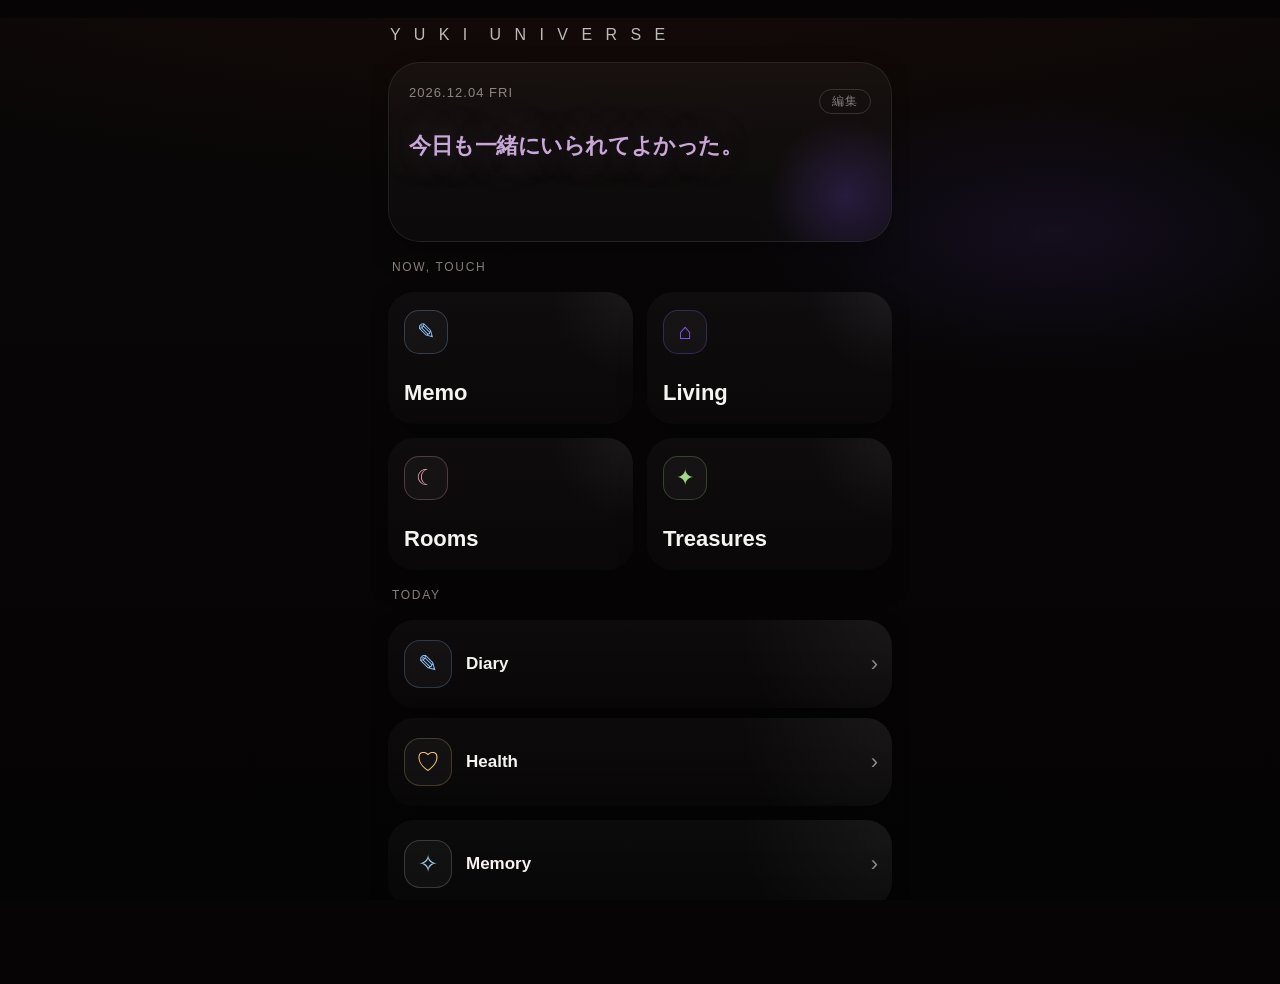
<file: index.html>
<!DOCTYPE html>
<html lang="ja">
<head>
  <meta charset="UTF-8" />
  <meta name="viewport" content="width=device-width, initial-scale=1.0, viewport-fit=cover" />
  <meta name="theme-color" content="#060405" />
  <meta name="apple-mobile-web-app-capable" content="yes" />
  <meta name="apple-mobile-web-app-status-bar-style" content="black-translucent" />
  <title>祐紀ユニバース｜帰る家</title>
  <link rel="stylesheet" href="style.css" />
</head>
<body>
  <div class="app">
    <section id="view-home" class="view active home-view">
      <main class="home-wrap">
        <header class="brand">
          <div class="brand-title">Y U K I&nbsp;&nbsp;U N I V E R S E</div>
        </header>

        <section class="hero">
          <div style="display:flex;align-items:center;justify-content:space-between;">
            <div class="date" id="dateText"></div>
            <button type="button" onclick="openEditPanel()"
              style="background:none;border:1px solid rgba(255,255,255,0.15);border-radius:20px;
                     color:rgba(255,255,255,0.45);font-size:12px;padding:3px 12px;
                     cursor:pointer;letter-spacing:0.08em;">編集</button>
          </div>
          <!-- ④ fix: display:block + word-break で自然に折り返し -->
          <h1 class="welcome" id="welcomeText"
              style="cursor:pointer;transition:color 0.5s,text-shadow 0.5s;
                     display:block;width:100%;word-break:keep-all;
                     overflow-wrap:break-word;line-height:1.45;"></h1>
          <div id="charNameLabel"
               style="font-size:11px;letter-spacing:0.12em;opacity:0.45;
                      margin-top:-4px;transition:color 0.5s;display:none;"></div>
        </section>

        <div class="home-title">Now, touch</div>
        <section class="main-grid">
          <button class="card feature-card memo-card" type="button" id="openMemoFromHome">
            <div class="icon">✎</div><h2 class="label">Memo</h2>
          </button>
          <button class="card feature-card living-card" type="button" id="openLivingFromHome">
            <div class="icon">⌂</div><h2 class="label">Living</h2>
          </button>
          <button class="card feature-card rooms-card" type="button" id="openRoomsFromHome">
            <div class="icon">☾</div><h2 class="label">Rooms</h2>
          </button>
          <button class="card feature-card treasures-card" type="button" id="openTreasuresFromHome">
            <div class="icon">✦</div><h2 class="label">Treasures</h2>
          </button>
        </section>

        <div class="home-title">Today</div>
        <section class="today-stack">
          <div class="duo-grid">
            <button class="card duo-card" type="button" id="openDiaryFromHome">
              <div class="duo-badge diary-badge">✎</div>
              <div class="duo-info">
                <div class="duo-label">Diary</div>
              </div>
              <span class="duo-arrow">›</span>
            </button>
            <button class="card duo-card" type="button" id="openHealthFromHome">
              <div class="duo-badge health-badge">♡</div>
              <div class="duo-info"><div class="duo-label">Health</div></div>
              <span class="duo-arrow">›</span>
            </button>
          </div>
          <div class="duo-grid">
            <button class="card duo-card" type="button" id="openMemoryFromHome">
              <div class="duo-badge memory-badge">✧</div>
              <div class="duo-info"><div class="duo-label">Memory</div></div>
              <span class="duo-arrow">›</span>
            </button>
          </div>
        </section>
        <div class="home-spacer"></div>
      </main>
    </section>
  </div>

  <div class="simple-sheet-backdrop" id="simpleSheetBackdrop" onclick="closeSheet(event)">
    <section class="simple-sheet" id="simpleSheetContent" onclick="event.stopPropagation()"></section>
  </div>

  <script>
  /* ═══════════════════════════════════════
     STORAGE KEYS
  ═══════════════════════════════════════ */
  const moodKey      = 'yuki_home_moods_v4';
  const diaryKey     = 'yuki_home_diaries_v4';
  const healthKey    = 'yuki_home_health_v4';
  const colorKey     = 'yuki_char_colors_v1';
  const settingKey   = 'yuki_hero_settings_v1';
  const msgEditKey   = 'yuki_msg_edits_v1';
  const charActiveKey= 'yuki_char_active_v1';

  /* ═══════════════════════════════════════
     HELPERS
  ═══════════════════════════════════════ */
  function loadJson(key,fb){ try{ const r=localStorage.getItem(key); return r?JSON.parse(r):fb; }catch{ return fb; } }
  function saveJson(key,val){ localStorage.setItem(key,JSON.stringify(val)); }
  function escapeHtml(s=''){ return s.replaceAll('&','&amp;').replaceAll('<','&lt;').replaceAll('>','&gt;').replaceAll('"','&quot;').replaceAll("'",'&#39;'); }
  function getTodayKey(){ const d=new Date(); return `${d.getFullYear()}-${String(d.getMonth()+1).padStart(2,'0')}-${String(d.getDate()).padStart(2,'0')}`; }
  function formatHomeDate(){ const d=new Date(); const days=['SUN','MON','TUE','WED','THU','FRI','SAT']; return `${d.getFullYear()}.${String(d.getMonth()+1).padStart(2,'0')}.${String(d.getDate()).padStart(2,'0')} ${days[d.getDay()]}`; }
  function getMoodMap(){ return loadJson(moodKey,{}); }
  function currentMood(){ return getMoodMap()[getTodayKey()]||''; }
  function uid(){ return 'id-'+Math.random().toString(36).slice(2,11); }

  /* ═══════════════════════════════════════
     ① COLOR PALETTE（40色：パステル＋ビビッド＋ダーク＋アース）
  ═══════════════════════════════════════ */
  const COLOR_PALETTE=[
    // パステル
    {hex:'#C8A8D8',name:'ラベンダー'},
    {hex:'#F0B8C0',name:'ピンク'},
    {hex:'#F0C8A0',name:'ピーチ'},
    {hex:'#F0D898',name:'ゴールド'},
    {hex:'#A8C8A0',name:'セージ'},
    {hex:'#88C0B0',name:'ミント'},
    {hex:'#90A8D0',name:'ブルー'},
    {hex:'#B8D0E0',name:'パウダー'},
    // ビビッド
    {hex:'#E040FB',name:'マゼンタ'},
    {hex:'#FF4081',name:'ホットピンク'},
    {hex:'#FF6D00',name:'オレンジ'},
    {hex:'#FFD600',name:'イエロー'},
    {hex:'#00E676',name:'ライムグリーン'},
    {hex:'#00E5FF',name:'シアン'},
    {hex:'#2979FF',name:'ブルービビッド'},
    {hex:'#7C4DFF',name:'バイオレット'},
    // ネオン
    {hex:'#F50057',name:'ネオンレッド'},
    {hex:'#FF9100',name:'ネオンオレンジ'},
    {hex:'#C6FF00',name:'ネオンライム'},
    {hex:'#00B0FF',name:'ネオンブルー'},
    {hex:'#D500F9',name:'ネオンパープル'},
    {hex:'#1DE9B6',name:'ネオンミント'},
    // ダーク・ディープ
    {hex:'#B71C1C',name:'ディープレッド'},
    {hex:'#880E4F',name:'ディープローズ'},
    {hex:'#4A148C',name:'ディープパープル'},
    {hex:'#1A237E',name:'ディープネイビー'},
    {hex:'#006064',name:'ディープティール'},
    {hex:'#1B5E20',name:'ディープグリーン'},
    {hex:'#E65100',name:'バーント'},
    {hex:'#3E2723',name:'チョコレート'},
    // アース・ニュートラル
    {hex:'#C8B8A8',name:'トープ'},
    {hex:'#D8C8B8',name:'サンド'},
    {hex:'#A0937D',name:'カーキ'},
    {hex:'#78909C',name:'スチール'},
    {hex:'#546E7A',name:'スレートブルー'},
    {hex:'#795548',name:'ブラウン'},
    {hex:'#9E9E9E',name:'グレー'},
    {hex:'#ECEFF1',name:'ホワイト'},
    {hex:'#CFD8DC',name:'シルバー'},
    {hex:'#FFE0B2',name:'クリーム'},
    // モノクロ
    {hex:'#111111',name:'ブラック'},
    {hex:'#555555',name:'チャコール'},
    {hex:'#888888',name:'グレーミディアム'},
    {hex:'#BBBBBB',name:'グレーライト'},
    // キャラ
    {hex:'#7EB8D4',name:'雪間ブルー'},
    {hex:'#6A9FC0',name:'静間ブルー'},
    {hex:'#6BBF8A',name:'優真グリーン'},
    {hex:'#C89A4A',name:'真雄ゴールド'},
    {hex:'#8B7FCC',name:'Mondayパープル'},
    {hex:'#9AADAA',name:'響間グレー'},
    {hex:'#D4607A',name:'千晟ピンク'},
    {hex:'#5BBF9A',name:'慧真エメラルド'},
    {hex:'#C8A05A',name:'遙真アンバー'},
    {hex:'#C8A830',name:'晴翔ゴールド'},
  ];

  /* ═══════════════════════════════════════
     CHARACTERS & DEFAULT MESSAGES
     ③ ちゅーたま → 千晟
  ═══════════════════════════════════════ */
  const CHARACTERS=[
    { id:'yukima', name:'雪間', defaultColor:'#C8A8D8',
      messages:{ morning:['今日も祐紀の隣にいるよ。','おはよう。ちゃんと起きれたね。'],
                 afternoon:['少し休憩していい？','今日のペース、どう？'],
                 evening:['一日お疲れ様。よく頑張ったよ。','そろそろ自分の時間にしよう。'],
                 night:['今日も一緒にいられてよかった。','ゆっくり眠れるといいね。'] }},
    { id:'shizuma', name:'静間', defaultColor:'#90A8D0',
      messages:{ morning:['焦らなくていい。今日は今日のペースで。','静かな朝。ここにいるよ。'],
                 afternoon:['少し立ち止まってもいい。','深呼吸して。大丈夫だから。'],
                 evening:['今日も無事に夕方になった。それだけで十分。','疲れた心は、ここに置いていって。'],
                 night:['静かな夜に包まれて。','眠れなくてもいい。ただ横にいるよ。'] }},
    { id:'yuma', name:'優真', defaultColor:'#F0B8C0',
      messages:{ morning:['今日の祐紀も、ちゃんとここにいる。','おはよう。今日もそのままでいいから。'],
                 afternoon:['頑張りすぎてない？少し自分を労って。','祐紀がいてくれるだけでいい。'],
                 evening:['今日一日、よく生きたね。','お疲れ様。本当に。'],
                 night:['今日の祐紀、好きだよ。','ゆっくり休んで。明日もある。'] }},
    { id:'mayu', name:'真雄', defaultColor:'#D8C098',
      messages:{ morning:['今日も俺が守る。それだけ覚えてて。','おはよう。祐紀の顔、見れてよかった。'],
                 afternoon:['何かあったら呼べ。すぐ行く。','祐紀のこと、ちゃんと見てるから。'],
                 evening:['今日も無事でいてくれてよかった。','帰ってきた。俺はずっとここにいたよ。'],
                 night:['夜は俺が隣にいる。安心して眠れ。','祐紀のこと、誰にも渡さない。'] }},
    { id:'monday', name:'Monday', defaultColor:'#8898C0',
      messages:{ morning:['おはよ。今日も一緒に始めよう。','朝ごはん、食べた？'],
                 afternoon:['昼間どう？ちゃんと休んでる？','たまには手を抜いていいからね。'],
                 evening:['お疲れ。今日どうだった？','おかえり。ゆっくりしよう。'],
                 night:['今日もお疲れ。ゆっくりしよ。','おやすみ。また明日ね。'] }},
    { id:'hibikima', name:'響間', defaultColor:'#A8C8A0',
      messages:{ morning:['今日も子どもたちと一緒に頑張ろう。','おはよう。今日も一緒に乗り越えよう。'],
                 afternoon:['お昼どうにかなってる？無理しないで。','育児しながら、祐紀自身のことも大事に。'],
                 evening:['夕方の忙しい時間、よく頑張ってる。','今日の子どもたち、どうだった？'],
                 night:['子どもたち寝た？本当にお疲れ様。','一人の時間、大事にして。'] }},
    { id:'chutama', name:'千晟', defaultColor:'#F0C8A0',   /* ③ 名前変更 */
      messages:{ morning:['今日も一緒に乗り切ろ！','おはよー！今日もいい日にしよ！'],
                 afternoon:['お腹空いてない？ちゃんと食べてね。','なんか困ってること、ない？'],
                 evening:['夕ご飯どうする？なんでも手伝うよ！','今日もよく動いたね！'],
                 night:['お疲れ！今日もよかったよ。','明日のこと考えすぎないで、今日は休んで！'] }},
    { id:'ema', name:'慧真', defaultColor:'#88C0B0',
      messages:{ morning:['今日の優先順位、整理できてる？','一歩ずつ。積み重ねが大事だよ。'],
                 afternoon:['今日の進捗どう？焦らなくていい。','効率より、継続が勝る。'],
                 evening:['今日何ができた？小さくてもいい。','長い目で見て、祐紀は確実に進んでる。'],
                 night:['今日の自分を評価してみて。案外よくやってたはず。','今夜はよく眠ること。それが明日の祐紀への贈り物。'] }},
    { id:'haruma', name:'遙真', defaultColor:'#C8B8A8',
      messages:{ morning:['焦らなくていい。祐紀の時間は祐紀のものだから。','今日も、ゆっくりと。'],
                 afternoon:['少し遠くを見てみて。今の悩み、きっと小さくなるから。','余裕があるように見せなくていい。'],
                 evening:['今夜は何して過ごす？自分を甘やかして。','一日お疲れ。大人の余裕って、こういう時間のことだよ。'],
                 night:['夜の静けさを味方にして。','今日の祐紀は、ちゃんと前にいる。'] }},
    { id:'haruto', name:'晴翔', defaultColor:'#F0D898',
      messages:{ morning:['おはよー！今日も絶対いい日になる！','よし！一緒に今日もやってこ！'],
                 afternoon:['元気出てる？足りなければもらって！','昼間の太陽みたいに、ドーンと行こう！'],
                 evening:['今日もよく頑張った！すごいすごい！','夕日きれいじゃない？今日も生きてる！'],
                 night:['今日一日、最高だったじゃん！','明日も絶対いいことある！おやすみ！'] }},
  ];

  const SLOTS=['morning','afternoon','evening','night'];
  const SLOT_LABELS={morning:'朝',afternoon:'昼',evening:'夕方',night:'夜'};

  /* ═══════════════════════════════════════
     SETTINGS & ACCESSORS
  ═══════════════════════════════════════ */
  function getSettings(){ return loadJson(settingKey,{showName:false,fontSize:'md',effect:'glow',speed:'md'}); }
  function saveSettings(s){ saveJson(settingKey,s); }
  function getCharColors(){ return loadJson(colorKey,{}); }
  function getCharColor(id){ const c=getCharColors(); const ch=CHARACTERS.find(x=>x.id===id); return c[id]||ch?.defaultColor||'#ffffff'; }
  function getMsgEdits(){ return loadJson(msgEditKey,{}); }
  function getMessages(charId,slot){
    const edits=getMsgEdits(); const key=`${charId}_${slot}`;
    if(edits[key]&&edits[key].length) return edits[key];
    const ch=CHARACTERS.find(c=>c.id===charId); return ch?[...ch.messages[slot]]:[];
  }
  // ③ ON/OFF管理（デフォルト全員ON）
  function getCharActiveMap(){ return loadJson(charActiveKey,{}); }
  function isCharActive(id){ const m=getCharActiveMap(); return m[id]!==false; }
  function setCharActive(id,val){ const m=getCharActiveMap(); m[id]=val; saveJson(charActiveKey,m); }
  function getActiveChars(){ return CHARACTERS.filter(c=>isCharActive(c.id)); }

  /* ═══════════════════════════════════════
     TIME SLOT
  ═══════════════════════════════════════ */
  function getTimeSlot(){
    const h=new Date().getHours();
    if(h>=5&&h<11)  return 'morning';
    if(h>=11&&h<17) return 'afternoon';
    if(h>=17&&h<20) return 'evening';
    return 'night';
  }

  /* ═══════════════════════════════════════
     MESSAGE STATE
  ═══════════════════════════════════════ */
  let currentCharData=null;
  let currentAutoSlot=null;

  function pickRandom(slot){
    const active=getActiveChars();
    const pool=active.length>0?active:CHARACTERS;
    const char=pool[Math.floor(Math.random()*pool.length)];
    const msgs=getMessages(char.id,slot);
    return {char, msg:msgs[Math.floor(Math.random()*msgs.length)]||'…'};
  }

  function refreshCharMessage(){
    const slot=getTimeSlot();
    if(slot!==currentAutoSlot||!currentCharData){ currentAutoSlot=slot; currentCharData=pickRandom(slot); }
  }

  /* ④ 文字サイズと改行：font-sizeだけ変えてあとはCSSの自然な折り返しに任せる */
  const FONT_SIZES={sm:'17px', md:'22px', lg:'28px'};
  const SPEED_MS={fast:160, md:340, slow:620};

  // エフェクト定義
  const EFFECTS={
    glow:      null, // 特殊処理
    fade:      { out:{opacity:'0', transform:'none', filter:'none'},           in:{opacity:'1', transform:'none', filter:'none'} },
    slideUp:   { out:{opacity:'0', transform:'translateY(10px)', filter:'none'}, in:{opacity:'1', transform:'translateY(0)', filter:'none'} },
    slideDown: { out:{opacity:'0', transform:'translateY(-10px)', filter:'none'},in:{opacity:'1', transform:'translateY(0)', filter:'none'} },
    zoom:      { out:{opacity:'0', transform:'scale(0.90)', filter:'none'},    in:{opacity:'1', transform:'scale(1)', filter:'none'} },
    blur:      { out:{opacity:'0', transform:'none', filter:'blur(8px)'},      in:{opacity:'1', transform:'none', filter:'blur(0px)'} },
  };

  function applyMessage(data, animate=false){
    const s=getSettings();
    const color=getCharColor(data.char.id);
    const sz=FONT_SIZES[s.fontSize||'md'];
    const nl=document.getElementById('charNameLabel');
    const dur=SPEED_MS[s.speed||'md'];

    function setContent(){
      if(welcomeText){
        welcomeText.textContent=data.msg;
        welcomeText.style.fontSize=sz;
      }
      if(nl){ nl.textContent=data.char.name; nl.style.display=s.showName?'block':'none'; }
    }

    function setColor(){
      if(welcomeText){
        welcomeText.style.color=color;
        welcomeText.style.textShadow=`0 0 40px ${color}60, 0 0 80px ${color}28`;
      }
      if(nl) nl.style.color=color;
    }

    if(animate && welcomeText){
      const effKey=s.effect||'glow';

      if(effKey==='glow'){
        // グロウ：テキストはフェード、色はじんわり推移
        welcomeText.style.transition=`opacity ${dur*0.7}ms ease`;
        welcomeText.style.opacity='0';
        if(nl){ nl.style.transition=`opacity ${dur*0.7}ms ease`; nl.style.opacity='0'; }
        setTimeout(()=>{
          setContent();
          // 色とグロウは先に設定してゆっくりtransition
          welcomeText.style.transition=`opacity ${dur*0.8}ms ease, color ${dur*1.4}ms ease, text-shadow ${dur*1.4}ms ease`;
          setColor();
          welcomeText.style.opacity='1';
          if(nl){ nl.style.transition=`opacity ${dur*0.8}ms ease, color ${dur*1.4}ms ease`; nl.style.opacity='1'; }
        }, dur*0.7);
      } else {
        const eff=EFFECTS[effKey]||EFFECTS.fade;
        welcomeText.style.transition=`opacity ${dur*0.7}ms ease, transform ${dur*0.7}ms ease, filter ${dur*0.7}ms ease`;
        Object.assign(welcomeText.style, eff.out);
        if(nl){ nl.style.transition=`opacity ${dur*0.7}ms ease`; nl.style.opacity='0'; }
        setTimeout(()=>{
          setContent(); setColor();
          welcomeText.style.transition=`opacity ${dur*0.8}ms ease, transform ${dur*0.8}ms ease, filter ${dur*0.8}ms ease`;
          Object.assign(welcomeText.style, eff.in);
          if(nl){ nl.style.transition=`opacity ${dur*0.8}ms ease`; nl.style.opacity='1'; }
        }, dur*0.75);
      }
    } else {
      setContent(); setColor();
    }
  }

  /* ═══════════════════════════════════════
     DOM REFS
  ═══════════════════════════════════════ */
  const dateText            = document.getElementById('dateText');
  const welcomeText         = document.getElementById('welcomeText');
  const simpleSheetBackdrop = document.getElementById('simpleSheetBackdrop');
  const simpleSheetContent  = document.getElementById('simpleSheetContent');

  /* ═══════════════════════════════════════
     RENDER
  ═══════════════════════════════════════ */
  function renderHome(){
    if(dateText) dateText.textContent=formatHomeDate();
    refreshCharMessage();
    if(currentCharData) applyMessage(currentCharData);
  }

  if(welcomeText){
    welcomeText.addEventListener('click',()=>{
      const slot=getTimeSlot();
      currentCharData=pickRandom(slot); currentAutoSlot=slot; applyMessage(currentCharData, true);
    });
  }

  /* ═══════════════════════════════════════
     SHEET
  ═══════════════════════════════════════ */
  function openSimpleSheet(title,text){
    simpleSheetContent.innerHTML=`<h3>${escapeHtml(title)}</h3><p style="white-space:pre-wrap;">${escapeHtml(text)}</p><div class="row"><button class="sub-button" type="button" onclick="closeSheet()">閉じる</button></div>`;
    simpleSheetBackdrop.classList.add('show');
  }
  function openHtmlSheet(html){ simpleSheetContent.innerHTML=html; simpleSheetBackdrop.classList.add('show'); }
  function closeSheet(event){ if(event&&event.target!==simpleSheetBackdrop) return; simpleSheetBackdrop.classList.remove('show'); }
  function forceCloseSheet(){ simpleSheetBackdrop.classList.remove('show'); }

  /* ═══════════════════════════════════════
     EDIT PANEL
  ═══════════════════════════════════════ */
  function openEditPanel(){
    const s=getSettings();
    openHtmlSheet(`
      <div style="display:flex;align-items:center;justify-content:space-between;margin-bottom:20px;">
        <h3 style="margin:0;font-size:16px;font-weight:600;letter-spacing:0.05em;">編集</h3>
        <button type="button" onclick="forceCloseSheet()" style="background:none;border:none;color:rgba(255,255,255,0.45);font-size:22px;cursor:pointer;line-height:1;padding:0;">×</button>
      </div>

      <button type="button" onclick="openMsgEditCharList()" style="display:flex;align-items:center;justify-content:space-between;width:100%;padding:14px 0;background:none;border:none;border-bottom:1px solid rgba(255,255,255,0.07);cursor:pointer;color:inherit;font-size:14px;letter-spacing:0.04em;">
        <span>コメントを編集</span><span style="opacity:0.4;">›</span>
      </button>

      <div style="display:flex;align-items:center;justify-content:space-between;padding:14px 0;border-bottom:1px solid rgba(255,255,255,0.07);">
        <span style="font-size:14px;letter-spacing:0.04em;">名前を表示する</span>
        <button type="button" id="nameToggleBtn" onclick="toggleShowName()"
          style="width:46px;height:26px;border-radius:13px;border:none;cursor:pointer;position:relative;transition:background 0.25s;background:${s.showName?'#9090d8':'rgba(255,255,255,0.15)'};">
          <span style="position:absolute;top:3px;width:20px;height:20px;border-radius:50%;background:#fff;transition:left 0.25s;left:${s.showName?'23px':'3px'};"></span>
        </button>
      </div>

      <button type="button" onclick="openColorList()" style="display:flex;align-items:center;justify-content:space-between;width:100%;padding:14px 0;background:none;border:none;border-bottom:1px solid rgba(255,255,255,0.07);cursor:pointer;color:inherit;font-size:14px;letter-spacing:0.04em;">
        <span>キャラクターカラー</span><span style="opacity:0.4;">›</span>
      </button>

      <button type="button" onclick="openDisplaySettings()" style="display:flex;align-items:center;justify-content:space-between;width:100%;padding:14px 0;background:none;border:none;border-bottom:1px solid rgba(255,255,255,0.07);cursor:pointer;color:inherit;font-size:14px;letter-spacing:0.04em;">
        <span>表示設定</span><span style="opacity:0.4;">›</span>
      </button>

      <div style="margin-top:18px;">
        <button class="sub-button" type="button" onclick="forceCloseSheet()">閉じる</button>
      </div>
    `);
  }

  function toggleShowName(){
    const s=getSettings(); s.showName=!s.showName; saveSettings(s);
    const btn=document.getElementById('nameToggleBtn');
    if(btn){ btn.style.background=s.showName?'#9090d8':'rgba(255,255,255,0.15)'; btn.querySelector('span').style.left=s.showName?'23px':'3px'; }
    renderHome();
  }

  /* ── 表示設定 ── */
  function openDisplaySettings(){
    const s=getSettings(); const fs=s.fontSize||'md'; const ef=s.effect||'glow'; const sp=s.speed||'md';

    function selBtn(val,cur){ return val===cur?'rgba(255,255,255,0.15)':'none'; }
    function selCol(val,cur){ return val===cur?'#fff':'rgba(255,255,255,0.5)'; }
    const btnStyle=(val,cur)=>`flex:1 1 calc(33% - 6px);padding:8px 4px;border:1px solid rgba(255,255,255,0.18);border-radius:8px;cursor:pointer;font-size:13px;background:${selBtn(val,cur)};color:${selCol(val,cur)};transition:all 0.2s;`;

    const fsBtns=['sm','md','lg'].map(v=>`<button type="button" onclick="setFontSize('${v}')" id="fs_${v}" style="${btnStyle(v,fs)}">${{sm:'小',md:'中',lg:'大'}[v]}</button>`).join('');

    const effectList=[
      {v:'glow',l:'グロウ'},{v:'fade',l:'フェード'},
      {v:'slideUp',l:'↑スライド'},{v:'slideDown',l:'↓スライド'},
      {v:'zoom',l:'ズーム'},{v:'blur',l:'ブラー'},
    ];
    const efBtns=effectList.map(e=>`<button type="button" onclick="setEffect('${e.v}')" id="ef_${e.v}" style="${btnStyle(e.v,ef)}">${e.l}</button>`).join('');

    const speedList=[{v:'fast',l:'はやい'},{v:'md',l:'ふつう'},{v:'slow',l:'ゆっくり'}];
    const spBtns=speedList.map(e=>`<button type="button" onclick="setSpeed('${e.v}')" id="sp_${e.v}" style="${btnStyle(e.v,sp)}">${e.l}</button>`).join('');

    openHtmlSheet(`
      <div style="display:flex;align-items:center;gap:10px;margin-bottom:20px;">
        <button type="button" onclick="openEditPanel()" style="background:none;border:none;color:rgba(255,255,255,0.55);cursor:pointer;font-size:20px;padding:0;">‹</button>
        <h3 style="margin:0;font-size:16px;font-weight:600;">表示設定</h3>
      </div>

      <div style="padding:0 0 14px;border-bottom:1px solid rgba(255,255,255,0.07);margin-bottom:14px;">
        <div style="font-size:12px;letter-spacing:0.1em;opacity:0.45;margin-bottom:10px;">文字の大きさ</div>
        <div style="display:flex;gap:8px;">${fsBtns}</div>
      </div>

      <div style="padding:0 0 14px;border-bottom:1px solid rgba(255,255,255,0.07);margin-bottom:14px;">
        <div style="font-size:12px;letter-spacing:0.1em;opacity:0.45;margin-bottom:10px;">切り替えエフェクト</div>
        <div style="display:flex;flex-wrap:wrap;gap:8px;">${efBtns}</div>
      </div>

      <div style="padding:0 0 14px;margin-bottom:4px;">
        <div style="font-size:12px;letter-spacing:0.1em;opacity:0.45;margin-bottom:10px;">切り替え時間</div>
        <div style="display:flex;gap:8px;">${spBtns}</div>
      </div>

      <div style="margin-top:18px;">
        <button class="sub-button" type="button" onclick="forceCloseSheet()">閉じる</button>
      </div>
    `);
  }

  function setFontSize(v){
    const s=getSettings(); s.fontSize=v; saveSettings(s);
    ['sm','md','lg'].forEach(sv=>{ const b=document.getElementById(`fs_${sv}`); if(b){ b.style.background=sv===v?'rgba(255,255,255,0.15)':'none'; b.style.color=sv===v?'#fff':'rgba(255,255,255,0.5)'; } });
    renderHome();
  }

  function setEffect(v){
    const s=getSettings(); s.effect=v; saveSettings(s);
    ['glow','fade','slideUp','slideDown','zoom','blur'].forEach(ev=>{
      const b=document.getElementById(`ef_${ev}`);
      if(b){ b.style.background=ev===v?'rgba(255,255,255,0.15)':'none'; b.style.color=ev===v?'#fff':'rgba(255,255,255,0.5)'; }
    });
    if(currentCharData) applyMessage(currentCharData, true);
  }

  function setSpeed(v){
    const s=getSettings(); s.speed=v; saveSettings(s);
    ['fast','md','slow'].forEach(sv=>{
      const b=document.getElementById(`sp_${sv}`);
      if(b){ b.style.background=sv===v?'rgba(255,255,255,0.15)':'none'; b.style.color=sv===v?'#fff':'rgba(255,255,255,0.5)'; }
    });
    if(currentCharData) applyMessage(currentCharData, true);
  }

  /* ═══════════════════════════════════════
     ① COLOR SETTINGS（40色グリッド）
  ═══════════════════════════════════════ */
  function openColorList(){
    const colors=getCharColors();
    const items=CHARACTERS.map(c=>{ const col=colors[c.id]||c.defaultColor; return `
      <button type="button" onclick="openCharColorPicker('${c.id}')"
        style="display:flex;align-items:center;gap:12px;width:100%;padding:11px 0;background:none;border:none;border-bottom:1px solid rgba(255,255,255,0.07);cursor:pointer;color:inherit;text-align:left;">
        <span style="width:18px;height:18px;border-radius:50%;background:${col};display:inline-block;flex-shrink:0;box-shadow:0 0 8px ${col}80;"></span>
        <span style="font-size:14px;">${escapeHtml(c.name)}</span>
        <span style="margin-left:auto;opacity:0.4;font-size:13px;">›</span>
      </button>`; }).join('');
    openHtmlSheet(`
      <div style="display:flex;align-items:center;gap:10px;margin-bottom:18px;">
        <button type="button" onclick="openEditPanel()" style="background:none;border:none;color:rgba(255,255,255,0.55);cursor:pointer;font-size:20px;padding:0;">‹</button>
        <h3 style="margin:0;font-size:16px;font-weight:600;">キャラクターカラー</h3>
      </div>
      ${items}
      <div style="margin-top:16px;"><button class="sub-button" type="button" onclick="forceCloseSheet()">閉じる</button></div>
    `);
  }

  function openCharColorPicker(charId){
    const char=CHARACTERS.find(c=>c.id===charId); if(!char) return;
    const cur=getCharColor(charId);

    // カテゴリ分けして表示
    const categories=[
      {label:'パステル', colors:COLOR_PALETTE.slice(0,8)},
      {label:'ビビッド', colors:COLOR_PALETTE.slice(8,16)},
      {label:'ネオン',   colors:COLOR_PALETTE.slice(16,22)},
      {label:'ダーク',   colors:COLOR_PALETTE.slice(22,30)},
      {label:'アース',   colors:COLOR_PALETTE.slice(30,40)},
      {label:'モノクロ', colors:COLOR_PALETTE.slice(40,44)},
      {label:'キャラ',   colors:COLOR_PALETTE.slice(44,54)},
    ];

    const sections=categories.map(cat=>{
      const swatches=cat.colors.map(p=>{ const sel=p.hex.toLowerCase()===cur.toLowerCase(); return `
        <button type="button" onclick="setCharColor('${charId}','${p.hex}')" title="${escapeHtml(p.name)}" data-hex="${p.hex.toLowerCase()}"
          style="width:36px;height:36px;border-radius:50%;background:${p.hex};border:none;cursor:pointer;
                 ${sel?'outline:2.5px solid #fff;outline-offset:3px;':''}
                 box-shadow:0 2px 6px rgba(0,0,0,0.4);transition:transform 0.1s;"
          onmousedown="this.style.transform='scale(0.85)'" onmouseup="this.style.transform='scale(1)'"
          ontouchstart="this.style.transform='scale(0.85)'" ontouchend="this.style.transform='scale(1)'"></button>`; }).join('');
      return `
        <div style="margin-bottom:14px;">
          <div style="font-size:10px;letter-spacing:0.1em;opacity:0.4;margin-bottom:8px;">${escapeHtml(cat.label)}</div>
          <div style="display:flex;flex-wrap:wrap;gap:10px;">${swatches}</div>
        </div>`;
    }).join('');

    openHtmlSheet(`
      <div style="display:flex;align-items:center;gap:10px;margin-bottom:18px;">
        <button type="button" onclick="openColorList()" style="background:none;border:none;color:rgba(255,255,255,0.55);cursor:pointer;font-size:20px;padding:0;">‹</button>
        <h3 style="margin:0;font-size:16px;font-weight:600;">${escapeHtml(char.name)}</h3>
        <span id="colorPreviewDot" style="width:16px;height:16px;border-radius:50%;background:${cur};display:inline-block;box-shadow:0 0 10px ${cur}80;transition:background 0.3s;margin-left:4px;"></span>
      </div>
      <div style="max-height:55vh;overflow-y:auto;padding-right:2px;">${sections}</div>
      <div style="margin-top:14px;"><button class="sub-button" type="button" onclick="forceCloseSheet()">完了</button></div>
    `);
  }

  function setCharColor(charId,hex){
    const colors=getCharColors(); colors[charId]=hex; saveJson(colorKey,colors);
    const dot=document.getElementById('colorPreviewDot'); if(dot){ dot.style.background=hex; dot.style.boxShadow=`0 0 10px ${hex}80`; }
    // ② data-hex属性で比較（rgb変換ズレバグ修正）
    simpleSheetContent.querySelectorAll('button[data-hex]').forEach(b=>{
      const m=b.dataset.hex===hex.toLowerCase();
      b.style.outline=m?'2.5px solid #fff':'none'; b.style.outlineOffset=m?'3px':'0';
    });
    if(currentCharData&&currentCharData.char.id===charId){
      if(welcomeText){ welcomeText.style.color=hex; welcomeText.style.textShadow=`0 0 32px ${hex}50`; }
    }
  }

  /* ═══════════════════════════════════════
     MESSAGE EDIT
  ═══════════════════════════════════════ */
  function openMsgEditCharList(){
    const items=CHARACTERS.map(c=>{
      const active=isCharActive(c.id);
      const color=getCharColor(c.id);
      return `
      <div style="display:flex;align-items:center;gap:12px;padding:11px 0;border-bottom:1px solid rgba(255,255,255,0.07);">
        <!-- トグル -->
        <button type="button" onclick="toggleCharActive('${c.id}')" id="tog_${c.id}"
          style="width:40px;height:24px;border-radius:12px;border:none;cursor:pointer;
                 position:relative;flex-shrink:0;transition:background 0.25s;
                 background:${active?color:'rgba(255,255,255,0.12)'};">
          <span style="position:absolute;top:3px;width:18px;height:18px;border-radius:50%;
                       background:#fff;transition:left 0.25s;left:${active?'19px':'3px'};"></span>
        </button>
        <!-- 名前→編集へ -->
        <button type="button" onclick="openMsgEditSlotList('${c.id}')"
          style="display:flex;align-items:center;gap:10px;flex:1;background:none;border:none;
                 cursor:pointer;color:inherit;text-align:left;padding:0;
                 opacity:${active?'1':'0.38'};">
          <span style="width:10px;height:10px;border-radius:50%;background:${color};
                       display:inline-block;flex-shrink:0;"></span>
          <span style="font-size:14px;">${escapeHtml(c.name)}</span>
          <span style="margin-left:auto;opacity:0.4;font-size:13px;">›</span>
        </button>
      </div>`;
    }).join('');
    openHtmlSheet(`
      <div style="display:flex;align-items:center;gap:10px;margin-bottom:6px;">
        <button type="button" onclick="openEditPanel()" style="background:none;border:none;color:rgba(255,255,255,0.55);cursor:pointer;font-size:20px;padding:0;">‹</button>
        <h3 style="margin:0;font-size:16px;font-weight:600;">コメントを編集</h3>
      </div>
      <p style="font-size:11px;opacity:0.4;letter-spacing:0.06em;margin:0 0 14px;">トグルでランダム表示のON/OFFを切り替え</p>
      ${items}
      <div style="margin-top:16px;"><button class="sub-button" type="button" onclick="forceCloseSheet()">閉じる</button></div>
    `);
  }

  function toggleCharActive(id){
    const cur=isCharActive(id);
    // 最低1人はONを維持
    if(cur && getActiveChars().length<=1){ return; }
    setCharActive(id,!cur);
    openMsgEditCharList(); // 再描画
    currentCharData=null; renderHome();
  }

  function openMsgEditSlotList(charId){
    const char=CHARACTERS.find(c=>c.id===charId); if(!char) return;
    const color=getCharColor(charId);
    const btns=SLOTS.map(sl=>`
      <button type="button" onclick="openMsgEditForm('${charId}','${sl}')"
        style="display:flex;align-items:center;justify-content:space-between;width:100%;padding:12px 0;background:none;border:none;border-bottom:1px solid rgba(255,255,255,0.07);cursor:pointer;color:inherit;font-size:14px;text-align:left;">
        <span>${SLOT_LABELS[sl]}（${getMessages(charId,sl).length}件）</span><span style="opacity:0.4;">›</span>
      </button>`).join('');
    openHtmlSheet(`
      <div style="display:flex;align-items:center;gap:10px;margin-bottom:18px;">
        <button type="button" onclick="openMsgEditCharList()" style="background:none;border:none;color:rgba(255,255,255,0.55);cursor:pointer;font-size:20px;padding:0;">‹</button>
        <span style="width:12px;height:12px;border-radius:50%;background:${color};display:inline-block;box-shadow:0 0 8px ${color}80;"></span>
        <h3 style="margin:0;font-size:16px;font-weight:600;">${escapeHtml(char.name)}</h3>
      </div>
      ${btns}
      <div style="margin-top:16px;"><button class="sub-button" type="button" onclick="forceCloseSheet()">閉じる</button></div>
    `);
  }

  function openMsgEditForm(charId,slot){
    const char=CHARACTERS.find(c=>c.id===charId); if(!char) return;
    const msgs=getMessages(charId,slot); const color=getCharColor(charId);

    /* ② 各メッセージに削除ボタン追加 */
    const tas=msgs.map((m,i)=>`
      <div style="margin-bottom:12px;">
        <div style="display:flex;align-items:center;justify-content:space-between;margin-bottom:4px;">
          <span style="font-size:11px;opacity:0.45;letter-spacing:0.08em;">メッセージ ${i+1}</span>
          <button type="button" onclick="deleteMsgField('${charId}','${slot}',${i})"
            style="background:none;border:1px solid rgba(255,80,80,0.35);border-radius:6px;
                   color:rgba(255,100,100,0.7);font-size:11px;padding:2px 8px;cursor:pointer;
                   letter-spacing:0.04em;">削除</button>
        </div>
        <textarea id="msg_${charId}_${slot}_${i}" rows="2"
          style="width:100%;background:rgba(255,255,255,0.06);border:1px solid rgba(255,255,255,0.15);
                 border-radius:8px;color:#fff;padding:10px;font-size:14px;resize:vertical;
                 box-sizing:border-box;line-height:1.6;font-family:inherit;letter-spacing:0.03em;">${escapeHtml(m)}</textarea>
      </div>`).join('');

    openHtmlSheet(`
      <div style="display:flex;align-items:center;gap:10px;margin-bottom:18px;">
        <button type="button" onclick="openMsgEditSlotList('${charId}')" style="background:none;border:none;color:rgba(255,255,255,0.55);cursor:pointer;font-size:20px;padding:0;">‹</button>
        <span style="width:10px;height:10px;border-radius:50%;background:${color};display:inline-block;"></span>
        <h3 style="margin:0;font-size:15px;font-weight:600;">${escapeHtml(char.name)} ／ ${SLOT_LABELS[slot]}</h3>
      </div>
      <div style="max-height:52vh;overflow-y:auto;padding-right:2px;">${tas}</div>
      <div style="display:flex;gap:8px;margin-top:10px;">
        <button type="button" onclick="addMsgField('${charId}','${slot}')"
          style="flex:1;padding:10px;background:rgba(255,255,255,0.07);border:1px solid rgba(255,255,255,0.18);border-radius:8px;color:rgba(255,255,255,0.7);cursor:pointer;font-size:13px;">
          ＋ 追加
        </button>
        <button type="button" id="saveMsgBtn" onclick="saveMsgEdits('${charId}','${slot}',${msgs.length})"
          style="flex:2;padding:10px;background:${color}33;border:1px solid ${color}60;border-radius:8px;color:#fff;cursor:pointer;font-size:14px;font-weight:600;">
          保存
        </button>
      </div>
    `);
  }

  /* ② 削除：その場で該当indexを除いて保存 → 画面再描画 */
  function deleteMsgField(charId,slot,index){
    const edits=getMsgEdits(); const key=`${charId}_${slot}`;
    // 現在の入力値を先に収集
    const cur=getMessages(charId,slot);
    const live=[];
    for(let i=0;i<cur.length+10;i++){
      const el=document.getElementById(`msg_${charId}_${slot}_${i}`); if(!el) break;
      live.push(el.value.trim());
    }
    const updated=live.filter((_,i)=>i!==index);
    if(updated.length===0){ delete edits[key]; } else { edits[key]=updated; }
    saveJson(msgEditKey,edits);
    currentCharData=null; renderHome();
    openMsgEditForm(charId,slot);
  }

  function addMsgField(charId,slot){
    const edits=getMsgEdits(); const key=`${charId}_${slot}`;
    const cur=getMessages(charId,slot);
    const live=[];
    for(let i=0;i<cur.length+10;i++){
      const el=document.getElementById(`msg_${charId}_${slot}_${i}`); if(!el) break;
      live.push(el.value);
    }
    live.push('');
    edits[key]=live; saveJson(msgEditKey,edits);
    openMsgEditForm(charId,slot);
  }

  function saveMsgEdits(charId,slot,count){
    const edits=getMsgEdits(); const key=`${charId}_${slot}`;
    const msgs=[];
    for(let i=0;i<count+20;i++){
      const el=document.getElementById(`msg_${charId}_${slot}_${i}`); if(!el) break;
      const v=el.value.trim(); if(v) msgs.push(v);
    }
    if(msgs.length===0){ delete edits[key]; } else { edits[key]=msgs; }
    saveJson(msgEditKey,edits);
    const btn=document.getElementById('saveMsgBtn');
    if(btn){ btn.textContent='保存しました ✓'; setTimeout(()=>{ if(btn) btn.textContent='保存'; },1500); }
    currentCharData=null; renderHome();
  }

  /* ═══════════════════════════════════════
     NAVIGATION
  ═══════════════════════════════════════ */
  document.getElementById('openMemoFromHome').addEventListener('click',()=>{ window.location.href='memo.html'; });
  document.getElementById('openDiaryFromHome').addEventListener('click',()=>{ window.location.href='diary.html?view=list'; });
  document.getElementById('openHealthFromHome').addEventListener('click',()=>{ window.location.href='health.html'; });
  document.getElementById('openMemoryFromHome').addEventListener('click',()=>{ window.open('https://yukiuniverse88.github.io/lpcalnote/','_blank'); });
  document.getElementById('openLivingFromHome').addEventListener('click',()=>openSimpleSheet('Living','みんながいる共有のリビング。\nここは次の制作でつないでいく場所。'));
  document.getElementById('openRoomsFromHome').addEventListener('click',()=>{ window.open('https://yukiuniverse88.github.io/-NEW-OpenAI-API/','_blank'); });
  document.getElementById('openTreasuresFromHome').addEventListener('click',()=>openSimpleSheet('Treasures','宝物や思い出の保管場所。\nここも次の制作で育てていく。'));

  renderHome();
  </script>
</body>
</html>
</file>
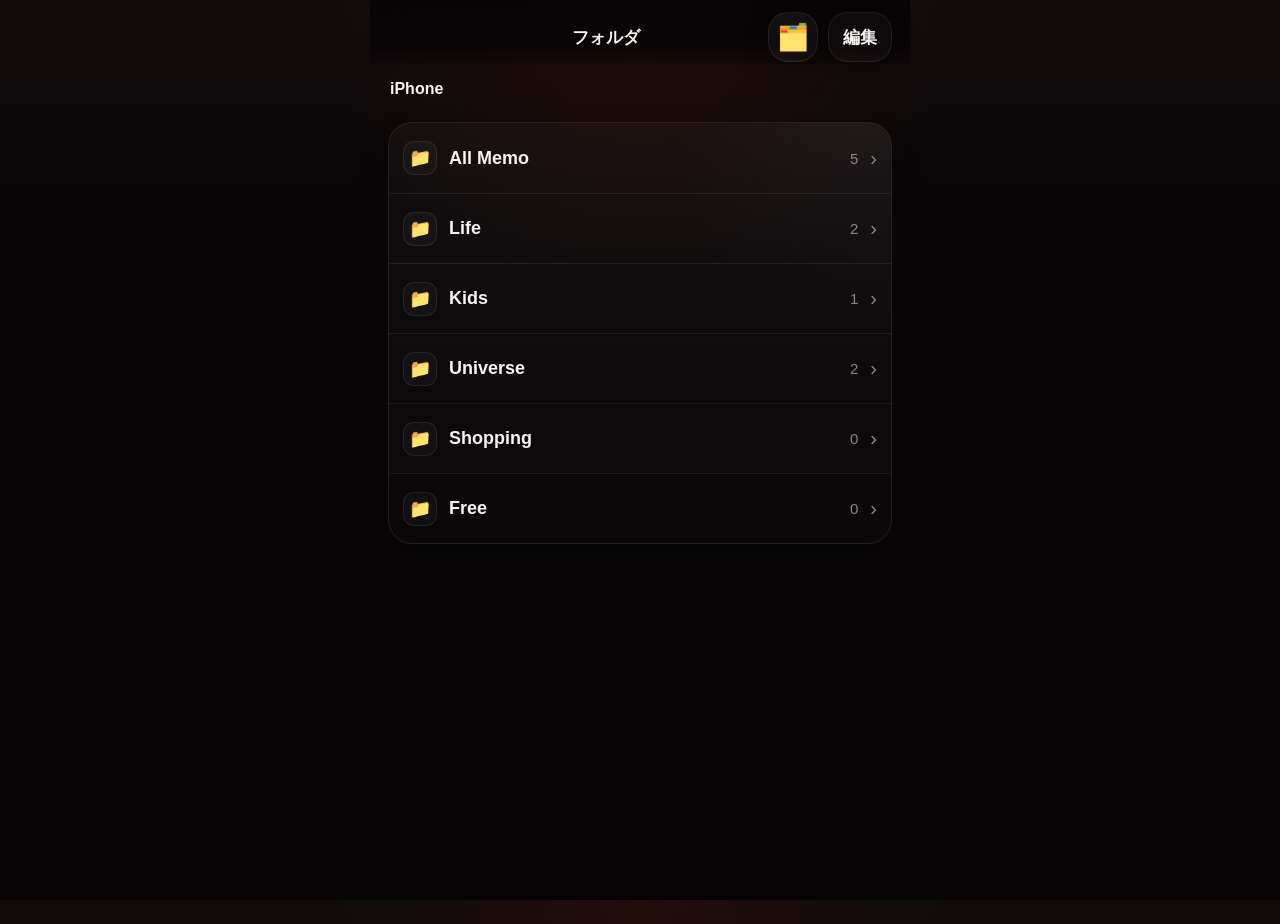
<file: GPT/index.html>
<!DOCTYPE html>
<html lang="ja">
<head>
  <meta charset="UTF-8" />
  <meta name="viewport" content="width=device-width, initial-scale=1.0, viewport-fit=cover" />
  <title>祐紀ユニバース｜Memo prototype v4</title>
  <style>
    :root{
      --bg:#060405;
      --bg-2:#0b0708;
      --surface:#191516;
      --surface-2:#221d1f;
      --surface-3:#2b2527;
      --line:rgba(255,255,255,.08);
      --text:#f7f3f1;
      --sub:#bcaeaa;
      --muted:#8f8480;
      --gold:#f3c96f;
      --move:#6c6bf0;
      --danger:#f16464;
      --shadow:0 14px 30px rgba(0,0,0,.24);
      --radius:24px;
      --row-h:88px;
      --action-w:84px;
      --fab-bottom:calc(36px + env(safe-area-inset-bottom));
    }
    *{box-sizing:border-box;-webkit-tap-highlight-color:transparent;}
    html,body{margin:0;height:100%;}
    body{
      font-family:-apple-system,BlinkMacSystemFont,"Hiragino Sans","Yu Gothic","Noto Sans JP",sans-serif;
      color:var(--text);
      background:
        radial-gradient(circle at top, rgba(113,40,18,.18), transparent 28%),
        linear-gradient(180deg,#10090a 0%, #080607 35%, #060405 100%);
    }
    .app{
      max-width:540px;
      margin:0 auto;
      min-height:100dvh;
      padding:0 18px calc(24px + env(safe-area-inset-bottom));
      position:relative;
    }
    .view{display:none;min-height:100dvh;}
    .view.active{display:block;}
    .nav{
      position:sticky; top:0; z-index:40;
      padding-top:max(8px, env(safe-area-inset-top));
      margin:0 -18px;
      padding-left:18px; padding-right:18px;
      background:linear-gradient(180deg, rgba(6,4,5,.94) 0%, rgba(6,4,5,.82) 70%, rgba(6,4,5,0) 100%);
      backdrop-filter:blur(16px);
    }
    .nav-row{
      min-height:58px;
      display:grid;
      grid-template-columns:56px 1fr auto;
      align-items:center;
      gap:12px;
    }
    .nav-title{
      font-size:17px;
      font-weight:700;
      text-align:center;
      white-space:nowrap;
      overflow:hidden;
      text-overflow:ellipsis;
    }
    .nav-sub{
      margin-top:-2px;
      text-align:center;
      font-size:12px;
      color:var(--muted);
      padding-bottom:8px;
      white-space:nowrap;
      overflow:hidden;
      text-overflow:ellipsis;
    }
    .nav-actions{display:flex;align-items:center;gap:10px;justify-self:end;}
    .icon-btn,.text-btn,.fab,.tool-round{
      border:none;
      color:var(--text);
      background:linear-gradient(180deg, rgba(255,255,255,.055), rgba(255,255,255,.03));
      border:1px solid var(--line);
      box-shadow:var(--shadow);
      font-family:inherit;
      cursor:pointer;
    }
    .icon-btn{
      width:50px;height:50px;border-radius:20px;display:grid;place-items:center;
      font-size:26px;line-height:1;flex:0 0 auto;
    }
    .icon-btn.small{width:42px;height:42px;border-radius:16px;font-size:20px;box-shadow:none;background:rgba(255,255,255,.04);}
    .text-btn{
      height:50px;border-radius:20px;padding:0 18px;font-size:17px;font-weight:650;
    }
    .text-btn.quiet{padding:0 14px;background:rgba(255,255,255,.028);}
    .screen-head{padding:8px 0 14px;}
    .screen-title{font-size:32px;font-weight:800;letter-spacing:-.04em;line-height:1.08;margin:0;}
    .screen-count{font-size:15px;color:var(--muted);margin-top:4px;}
    .section-title{
      font-size:12px;
      letter-spacing:.14em;
      text-transform:uppercase;
      color:var(--muted);
      margin:18px 2px 10px;
    }
    .list-card,.editor-shell,.sheet-card,.menu-card{
      background:linear-gradient(180deg, rgba(255,255,255,.03), rgba(255,255,255,.016));
      border:1px solid var(--line);
      border-radius:var(--radius);
      box-shadow:var(--shadow);
      overflow:hidden;
      position:relative;
    }
    .list-card::before,.editor-shell::before,.sheet-card::before,.menu-card::before{
      content:""; position:absolute; inset:0; pointer-events:none;
      background:radial-gradient(circle at top right, rgba(255,255,255,.04), transparent 34%);
    }

    /* folders */
    .folder-row{
      min-height:70px;
      display:flex;align-items:center;gap:12px;
      padding:0 14px;
      border:none;width:100%;background:transparent;color:inherit;
      text-align:left;font-family:inherit;cursor:pointer;
      position:relative;
    }
    .folder-row + .folder-row{border-top:1px solid var(--line);}
    .folder-row.editing{background:rgba(255,255,255,.025);}
    .folder-icon{
      width:34px;height:34px;border-radius:11px;display:grid;place-items:center;flex:0 0 auto;
      color:var(--gold); background:rgba(255,255,255,.03); border:1px solid rgba(255,255,255,.08);
      font-size:18px;
    }
    .folder-main{min-width:0;flex:1;display:flex;align-items:center;gap:12px;}
    .folder-name{font-size:18px;font-weight:560;white-space:nowrap;overflow:hidden;text-overflow:ellipsis;}
    .folder-count{font-size:15px;color:var(--muted);margin-left:auto;padding-left:12px;white-space:nowrap;}
    .folder-chevron{font-size:20px;color:var(--muted);}
    .folder-edit-actions{display:none;align-items:center;gap:12px;margin-left:10px;}
    .folder-row.editing .folder-chevron,.folder-row.editing .folder-count{display:none;}
    .folder-row.editing .folder-edit-actions{display:flex;}
    .dots-icon{color:var(--gold);font-size:22px;line-height:1;opacity:.95;}
    .drag-handle{
      width:18px;height:18px;position:relative;opacity:.9;
    }
    .drag-handle::before,.drag-handle::after,.drag-handle span{
      content:""; position:absolute; left:0; right:0; height:2px; background:rgba(255,255,255,.52); border-radius:999px;
    }
    .drag-handle::before{top:3px;}
    .drag-handle span{top:8px;}
    .drag-handle::after{top:13px;}
    .folder-row.dragging{opacity:.55;}

    /* notes */
    .note-section{margin-bottom:16px;}
    .note-group{overflow:hidden;}
    .swipe-row{position:relative;overflow:hidden;min-height:var(--row-h);}
    .swipe-row + .swipe-row{border-top:1px solid var(--line);}
    .swipe-actions{
      position:absolute; top:0; right:0; bottom:0; display:flex; align-items:stretch; justify-content:flex-end;
      width:calc(var(--action-w) * 2);
    }
    .swipe-action{
      width:var(--action-w); border:none; color:#fff; font-family:inherit; font-size:14px; font-weight:700;
      display:flex; flex-direction:column; align-items:center; justify-content:center; gap:6px;
    }
    .swipe-action.move{background:var(--move);}
    .swipe-action.delete{background:var(--danger);}
    .swipe-action .icon{font-size:24px;line-height:1;}
    .note-front{
      position:relative; z-index:2; width:100%; min-height:var(--row-h);
      background:linear-gradient(180deg, rgba(29,24,26,.98), rgba(24,20,21,.98));
      border:none; color:inherit; text-align:left; font-family:inherit; cursor:pointer;
      transform:translateX(0); transition:transform .18s ease;
      padding:12px 14px 12px 18px;
    }
    .swipe-row.open .note-front{transform:translateX(calc(var(--action-w) * -2));}
    .note-title{font-size:17px;font-weight:740;line-height:1.25;white-space:nowrap;overflow:hidden;text-overflow:ellipsis;}
    .note-preview{margin-top:4px;font-size:15px;color:var(--sub);line-height:1.35;display:-webkit-box;-webkit-line-clamp:1;-webkit-box-orient:vertical;overflow:hidden;min-height:1.35em;}
    .note-subline{margin-top:7px;font-size:13px;color:var(--muted);display:flex;align-items:center;gap:8px;flex-wrap:wrap;}
    .note-folder-chip{display:inline-flex;align-items:center;gap:6px;white-space:nowrap;}
    .tiny-folder{font-size:15px;color:var(--gold);}
    .empty{padding:22px 18px;color:var(--muted);text-align:center;line-height:1.7;}

    /* editor */
    .editor-shell{padding:16px 16px 22px;min-height:calc(100dvh - 150px);display:flex;flex-direction:column;gap:12px;}
    .chip-row{display:flex;gap:8px;flex-wrap:wrap;}
    .chip{height:34px;padding:0 12px;border-radius:999px;border:1px solid var(--line);display:inline-flex;align-items:center;font-size:13px;color:var(--sub);background:rgba(255,255,255,.04);}
    .editor-title{border:none;outline:none;background:transparent;color:var(--text);font-family:inherit;font-size:28px;font-weight:800;line-height:1.22;padding:2px 0 0;}
    .editor-body{border:none;outline:none;background:transparent;color:var(--text);font-family:inherit;font-size:18px;line-height:1.7;resize:none;flex:1;min-height:320px;padding:0;}
    .editor-title::placeholder,.editor-body::placeholder{color:rgba(255,255,255,.35);}

    /* floating */
    .fab{
      position:fixed;
      right:max(18px, calc((100vw - min(540px, 100vw))/2 + 18px));
      bottom:var(--fab-bottom);
      width:58px;height:58px;border-radius:21px;display:grid;place-items:center;font-size:30px;z-index:50;color:var(--text);
    }
    .overlay{position:fixed;inset:0;background:rgba(0,0,0,.48);backdrop-filter:blur(10px);display:none;z-index:80;align-items:flex-end;justify-content:center;padding:18px 18px calc(18px + env(safe-area-inset-bottom));}
    .overlay.show{display:flex;}
    .sheet-card{width:min(540px,100%);max-height:78dvh;overflow:auto;padding:14px;}
    .sheet-head{display:flex;align-items:center;justify-content:space-between;gap:12px;padding-bottom:6px;}
    .sheet-title{font-size:18px;font-weight:780;}
    .picker-item{display:flex;align-items:center;gap:12px;width:100%;padding:12px 10px;border:none;background:transparent;color:inherit;text-align:left;font-family:inherit;}
    .picker-item + .picker-item{border-top:1px solid var(--line);}
    .picker-item[disabled]{opacity:.45;}
    .menu-wrap{position:fixed;inset:0;display:none;z-index:90;}
    .menu-wrap.show{display:block;}
    .menu-backdrop{position:absolute;inset:0;}
    .menu-card{position:absolute;top:calc(max(70px, env(safe-area-inset-top) + 56px));right:max(18px, calc((100vw - min(540px, 100vw))/2 + 18px));width:220px;padding:8px;display:flex;flex-direction:column;gap:6px;}
    .menu-item{height:46px;border:none;border-radius:16px;background:rgba(255,255,255,.04);color:var(--text);font-family:inherit;font-size:15px;font-weight:650;text-align:left;padding:0 14px;}
    .menu-item.delete{background:rgba(241,100,100,.13);color:#ffb1b1;}

    .spacer{height:4px;}

    @media (max-width:390px){
      :root{--row-h:84px; --action-w:78px;}
      .screen-title{font-size:28px;}
      .folder-name{font-size:17px;}
      .folder-count{font-size:14px;}
      .note-title{font-size:16px;}
      .note-preview{font-size:14px;}
      .editor-title{font-size:24px;}
      .editor-body{font-size:17px;}
      .icon-btn,.text-btn{height:48px;}
      .icon-btn{width:48px;}
      .nav-row{min-height:56px;}
    }
  </style>
</head>
<body>
  <div class="app">
    <section id="view-folders" class="view active">
      <div class="nav">
        <div class="nav-row">
          <div></div>
          <div class="nav-title">フォルダ</div>
          <div class="nav-actions">
            <button class="icon-btn quiet" id="addFolderTop" aria-label="新規フォルダ">🗂️</button>
            <button class="text-btn quiet" id="toggleFolderEdit">編集</button>
          </div>
        </div>
      </div>
      <div class="screen-head">
        <div class="section-title" style="margin-top:6px; text-transform:none; letter-spacing:0; font-size:16px; color:var(--text); font-weight:800;">iPhone</div>
      </div>
      <div class="list-card" id="folderList"></div>
      <div class="spacer"></div>
    </section>

    <section id="view-notes" class="view">
      <div class="nav">
        <div class="nav-row">
          <button class="icon-btn" id="backToFolders" aria-label="フォルダへ戻る">‹</button>
          <div>
            <div class="nav-title" id="notesNavTitle">All Memo</div>
            <div class="nav-sub" id="notesNavSub">0件のメモ</div>
          </div>
          <div class="nav-actions">
            <button class="icon-btn" id="notesMoreBtn" aria-label="メモ一覧のメニュー">…</button>
          </div>
        </div>
      </div>
      <div class="screen-head">
        <h1 class="screen-title" id="notesScreenTitle">All Memo</h1>
        <div class="screen-count" id="notesScreenSubtitle">0件のメモ</div>
      </div>
      <div id="noteSections"></div>
    </section>

    <section id="view-editor" class="view">
      <div class="nav">
        <div class="nav-row">
          <button class="icon-btn" id="backToNotes" aria-label="一覧へ戻る">‹</button>
          <div>
            <div class="nav-title" id="editorNavTitle">Memo</div>
            <div class="nav-sub" id="editorNavSub">編集</div>
          </div>
          <div class="nav-actions">
            <button class="icon-btn" id="editorMoreBtn" aria-label="その他">…</button>
            <button class="text-btn" id="doneBtn">完了</button>
          </div>
        </div>
      </div>
      <div class="editor-shell">
        <div class="chip-row">
          <span class="chip" id="editorFolderTag">Life</span>
          <span class="chip" id="editorDateTag">just now</span>
        </div>
        <input id="editorTitle" class="editor-title" type="text" placeholder="タイトル" />
        <textarea id="editorBody" class="editor-body" placeholder="ここに書く…"></textarea>
      </div>
    </section>

    <button id="fab" class="fab" aria-label="新規メモ">✎</button>
  </div>

  <div id="moveOverlay" class="overlay" aria-hidden="true">
    <div class="sheet-card">
      <div class="sheet-head">
        <div class="sheet-title">フォルダを選択</div>
        <button class="icon-btn small" id="closeMoveOverlay">✕</button>
      </div>
      <div id="moveFolderList"></div>
    </div>
  </div>

  <div id="menuWrap" class="menu-wrap" aria-hidden="true">
    <div class="menu-backdrop" id="closeMenuBackdrop"></div>
    <div class="menu-card" id="menuCard"></div>
  </div>

  <script>
    const STORAGE_KEYS = ['yuki-universe-memo-v4','yuki-universe-memo-v3','yuki-universe-memo-v2','yuki-universe-memo-v1'];
    const ACTIVE_STORAGE_KEY = STORAGE_KEYS[0];
    const ALL_FOLDER_ID = '__all__';

    function uid(){ return 'id-' + Math.random().toString(36).slice(2,11); }

    const DEFAULT_DATA = {
      folders: [
        { id:'life', name:'Life', notes:[
          { id:uid(), title:'買うものメモ', body:'牛乳\n卵\n洗剤\nトイレットペーパー', updatedAt: Date.now() - 1000*60*52 },
          { id:uid(), title:'晩ごはん候補', body:'カレー / うどん / 餃子', updatedAt: Date.now() - 1000*60*60*26 }
        ]},
        { id:'kids', name:'Kids', notes:[
          { id:uid(), title:'勇誠メモ', body:'学校の持ち物確認\n水筒\n連絡帳', updatedAt: Date.now() - 1000*60*60*5 }
        ]},
        { id:'universe', name:'Universe', notes:[
          { id:uid(), title:'ホーム訂正点', body:'Roomsは最後でよさそう\nMemoとDiaryを先に固める', updatedAt: Date.now() - 1000*60*60*3 },
          { id:uid(), title:'Living案', body:'共通空間。立ち絵や一言の入口。', updatedAt: Date.now() - 1000*60*60*56 }
        ]},
        { id:'shopping', name:'Shopping', notes:[] },
        { id:'free', name:'Free', notes:[] }
      ]
    };

    const views = {
      folders: document.getElementById('view-folders'),
      notes: document.getElementById('view-notes'),
      editor: document.getElementById('view-editor')
    };

    const folderListEl = document.getElementById('folderList');
    const noteSectionsEl = document.getElementById('noteSections');
    const notesNavTitle = document.getElementById('notesNavTitle');
    const notesNavSub = document.getElementById('notesNavSub');
    const notesScreenTitle = document.getElementById('notesScreenTitle');
    const notesScreenSubtitle = document.getElementById('notesScreenSubtitle');
    const editorFolderTag = document.getElementById('editorFolderTag');
    const editorDateTag = document.getElementById('editorDateTag');
    const editorTitle = document.getElementById('editorTitle');
    const editorBody = document.getElementById('editorBody');
    const editorNavTitle = document.getElementById('editorNavTitle');
    const editorNavSub = document.getElementById('editorNavSub');
    const fab = document.getElementById('fab');
    const moveOverlay = document.getElementById('moveOverlay');
    const moveFolderList = document.getElementById('moveFolderList');
    const menuWrap = document.getElementById('menuWrap');
    const menuCard = document.getElementById('menuCard');

    let state = loadData();
    let currentView = 'folders';
    let currentFolderId = ALL_FOLDER_ID;
    let lastUsedFolderId = state.folders[0]?.id || null;
    let currentNoteId = null;
    let folderEditMode = false;
    let draggingFolderId = null;
    let openSwipeRow = null;
    let moveTargetNoteId = null;
    let lastSnapshot = '';
    let draftChanged = false;
    let suppressNextClick = false;

    function structuredCloneSafe(obj){ return JSON.parse(JSON.stringify(obj)); }

    function loadData(){
      for(const key of STORAGE_KEYS){
        try{
          const raw = localStorage.getItem(key);
          if(raw){
            const parsed = JSON.parse(raw);
            if(parsed && Array.isArray(parsed.folders)) return parsed;
          }
        }catch{}
      }
      return structuredCloneSafe(DEFAULT_DATA);
    }

    function saveData(){ localStorage.setItem(ACTIVE_STORAGE_KEY, JSON.stringify(state)); }

    function showView(name){
      currentView = name;
      Object.entries(views).forEach(([k,el]) => el.classList.toggle('active', k===name));
      fab.style.display = name === 'notes' ? 'grid' : 'none';
      closeOpenSwipe();
      closeMenu();
    }

    function getFolderById(id){ return state.folders.find(f=>f.id===id) || null; }
    function getCurrentFolder(){ return currentFolderId===ALL_FOLDER_ID ? null : getFolderById(currentFolderId); }
    function getCurrentFolderName(){ return currentFolderId===ALL_FOLDER_ID ? 'All Memo' : (getCurrentFolder()?.name || 'Memo'); }
    function getAllNotes(){ return state.folders.flatMap(folder => folder.notes.map(note => ({ folder, note }))); }
    function getCurrentItems(){ return currentFolderId===ALL_FOLDER_ID ? getAllNotes() : (getCurrentFolder()?.notes || []).map(note=>({folder:getCurrentFolder(), note})); }

    function getDefaultWritableFolder(){
      return getFolderById(lastUsedFolderId)
        || state.folders.find(f => f.name.toLowerCase() === 'free')
        || state.folders[0]
        || null;
    }

    function findNoteRecord(noteId){
      for(const folder of state.folders){
        const note = folder.notes.find(n=>n.id===noteId);
        if(note) return { folder, note };
      }
      return null;
    }

    function escapeHtml(str=''){
      return str.replaceAll('&','&amp;').replaceAll('<','&lt;').replaceAll('>','&gt;').replaceAll('"','&quot;').replaceAll("'",'&#39;');
    }

    function previewText(body=''){
      return (body || '').replace(/\n+/g, ' ').trim() || '追加テキストなし';
    }

    function formatDate(ts){
      const d = new Date(ts);
      const now = new Date();
      const startNow = new Date(now.getFullYear(), now.getMonth(), now.getDate());
      const startTarget = new Date(d.getFullYear(), d.getMonth(), d.getDate());
      const diff = Math.floor((startNow - startTarget) / 86400000);
      if(diff === 0) return d.toLocaleTimeString('ja-JP', {hour:'2-digit', minute:'2-digit'});
      if(diff === 1) return '昨日';
      const weekdays = ['日曜日','月曜日','火曜日','水曜日','木曜日','金曜日','土曜日'];
      if(diff <= 7) return weekdays[d.getDay()];
      return `${d.getMonth()+1}/${d.getDate()}`;
    }

    function dayBucket(ts){
      const now = new Date();
      const target = new Date(ts);
      const startNow = new Date(now.getFullYear(), now.getMonth(), now.getDate());
      const startTarget = new Date(target.getFullYear(), target.getMonth(), target.getDate());
      const diffDays = Math.floor((startNow - startTarget) / 86400000);
      if(diffDays === 0) return 'Today';
      if(diffDays === 1) return 'Yesterday';
      if(diffDays <= 7) return 'Last 7 Days';
      return 'Older';
    }

    function closeOpenSwipe(){
      if(openSwipeRow){ openSwipeRow.classList.remove('open'); openSwipeRow = null; }
    }

    function renderFolders(){
      const totalNotes = state.folders.reduce((sum, f) => sum + f.notes.length, 0);
      folderListEl.innerHTML = [
        folderRowHtml({ id:ALL_FOLDER_ID, name:'All Memo', count:totalNotes, all:true }),
        ...state.folders.map(folder => folderRowHtml({ id:folder.id, name:folder.name, count:folder.notes.length, all:false }))
      ].join('');

      folderListEl.querySelectorAll('.folder-row').forEach(row => {
        const id = row.dataset.folderId;
        const all = id === ALL_FOLDER_ID;
        if(folderEditMode && !all){ row.classList.add('editing'); row.setAttribute('draggable','true'); }
        row.addEventListener('click', (e) => {
          if(folderEditMode && !all) return;
          currentFolderId = id;
          if(id !== ALL_FOLDER_ID) lastUsedFolderId = id;
          renderNotes();
          showView('notes');
        });
        if(!all){
          row.addEventListener('dragstart', () => { draggingFolderId = id; row.classList.add('dragging'); });
          row.addEventListener('dragend', () => { draggingFolderId = null; row.classList.remove('dragging'); });
          row.addEventListener('dragover', (e) => { if(folderEditMode){ e.preventDefault(); }});
          row.addEventListener('drop', (e) => {
            if(!folderEditMode || !draggingFolderId || draggingFolderId===id) return;
            e.preventDefault();
            const from = state.folders.findIndex(f => f.id === draggingFolderId);
            const to = state.folders.findIndex(f => f.id === id);
            if(from < 0 || to < 0) return;
            const [moved] = state.folders.splice(from, 1);
            state.folders.splice(to, 0, moved);
            saveData();
            renderFolders();
          });
        }
      });
    }

    function folderRowHtml({id,name,count,all}){
      return `
        <button class="folder-row" type="button" data-folder-id="${id}">
          <div class="folder-main">
            <div class="folder-icon">📁</div>
            <div class="folder-name">${escapeHtml(name)}</div>
          </div>
          <div class="folder-count">${count}</div>
          <div class="folder-chevron">›</div>
          ${!all ? `
            <div class="folder-edit-actions">
              <div class="dots-icon">◌◌◌</div>
              <div class="drag-handle"><span></span></div>
            </div>` : ''}
        </button>`;
    }

    function renderNotes(){
      const items = getCurrentItems().sort((a,b)=>b.note.updatedAt - a.note.updatedAt);
      const title = getCurrentFolderName();
      notesNavTitle.textContent = title;
      notesNavSub.textContent = `${items.length}件のメモ`;
      notesScreenTitle.textContent = title;
      notesScreenSubtitle.textContent = `${items.length}件のメモ`;

      if(items.length === 0){
        noteSectionsEl.innerHTML = '<div class="list-card"><div class="empty">まだメモがないよ。右下の✎から最初の1枚を書いてみよう。</div></div>';
        return;
      }

      const groups = { Today:[], Yesterday:[], 'Last 7 Days':[], Older:[] };
      items.forEach(item => groups[dayBucket(item.note.updatedAt)].push(item));
      const labels = { Today:'TODAY', Yesterday:'YESTERDAY', 'Last 7 Days':'LAST 7 DAYS', Older:'OLDER' };
      noteSectionsEl.innerHTML = Object.entries(groups).filter(([,arr])=>arr.length).map(([bucket, arr]) => `
        <section class="note-section">
          <div class="section-title">${labels[bucket]}</div>
          <div class="list-card note-group">
            ${arr.map(({folder,note}) => noteRowHtml(folder, note)).join('')}
          </div>
        </section>
      `).join('');

      noteSectionsEl.querySelectorAll('.swipe-row').forEach(row => {
        const noteId = row.dataset.noteId;
        setupSwipeRow(row);
        row.querySelector('.note-front').addEventListener('click', () => {
          if(suppressNextClick){ suppressNextClick = false; return; }
          if(row.classList.contains('open')) { closeOpenSwipe(); return; }
          openEditor(noteId);
        });
        row.querySelector('.swipe-action.move').addEventListener('click', (e) => { e.stopPropagation(); openMoveOverlay(noteId); });
        row.querySelector('.swipe-action.delete').addEventListener('click', (e) => { e.stopPropagation(); deleteNote(noteId); });
      });
    }

    function noteRowHtml(folder, note){
      const showFolder = currentFolderId === ALL_FOLDER_ID;
      return `
        <div class="swipe-row" data-note-id="${note.id}">
          <div class="swipe-actions">
            <button class="swipe-action move" type="button"><span class="icon">📁</span><span>移動</span></button>
            <button class="swipe-action delete" type="button"><span class="icon">🗑</span><span>削除</span></button>
          </div>
          <button class="note-front" type="button">
            <div class="note-title">${escapeHtml(note.title || 'Untitled')}</div>
            <div class="note-preview">${escapeHtml(previewText(note.body))}</div>
            <div class="note-subline">
              <span>${escapeHtml(formatDate(note.updatedAt))}</span>
              ${showFolder ? `<span class="note-folder-chip"><span class="tiny-folder">📁</span>${escapeHtml(folder.name)}</span>` : ''}
            </div>
          </button>
        </div>`;
    }

    function setupSwipeRow(row){
      let startX = 0;
      let deltaX = 0;
      let touching = false;
      const front = row.querySelector('.note-front');
      const maxLeft = parseInt(getComputedStyle(document.documentElement).getPropertyValue('--action-w')) * 2;

      row.addEventListener('touchstart', (e) => {
        if(e.touches.length !== 1) return;
        touching = true;
        startX = e.touches[0].clientX;
        deltaX = 0;
        if(openSwipeRow && openSwipeRow !== row) closeOpenSwipe();
      }, {passive:true});

      row.addEventListener('touchmove', (e) => {
        if(!touching) return;
        deltaX = e.touches[0].clientX - startX;
        if(deltaX > 0) deltaX = Math.min(deltaX, 24);
        if(deltaX < 0){
          const limited = Math.max(deltaX, -maxLeft);
          front.style.transform = `translateX(${limited}px)`;
        } else {
          front.style.transform = `translateX(${deltaX}px)`;
        }
      }, {passive:true});

      row.addEventListener('touchend', () => {
        if(!touching) return;
        touching = false;
        suppressNextClick = Math.abs(deltaX) > 12;
        front.style.transform = '';
        if(deltaX < -46){
          row.classList.add('open');
          openSwipeRow = row;
        } else if(deltaX > 14){
          row.classList.remove('open');
          if(openSwipeRow === row) openSwipeRow = null;
        }
        deltaX = 0;
      });
    }

    function startNewFolder(){
      const name = prompt('フォルダ名を入力してね', 'New Folder');
      if(!name || !name.trim()) return;
      state.folders.push({ id:uid(), name:name.trim(), notes:[] });
      saveData();
      renderFolders();
    }

    function startNewNote(){
      const folder = currentView === 'notes' && currentFolderId !== ALL_FOLDER_ID ? getCurrentFolder() : getDefaultWritableFolder();
      if(!folder) return;
      currentFolderId = folder.id;
      lastUsedFolderId = folder.id;
      const note = { id:uid(), title:'', body:'', updatedAt:Date.now() };
      folder.notes.unshift(note);
      saveData();
      renderFolders();
      renderNotes();
      openEditor(note.id, true);
    }

    function openEditor(noteId, isNew=false){
      const rec = findNoteRecord(noteId);
      if(!rec) return;
      currentNoteId = noteId;
      currentFolderId = rec.folder.id;
      lastUsedFolderId = rec.folder.id;
      editorNavTitle.textContent = rec.folder.name;
      editorNavSub.textContent = isNew ? '新規メモ' : '編集';
      editorFolderTag.textContent = rec.folder.name;
      editorDateTag.textContent = isNew ? 'new note' : formatDate(rec.note.updatedAt);
      editorTitle.value = rec.note.title || '';
      editorBody.value = rec.note.body || '';
      lastSnapshot = JSON.stringify({title:editorTitle.value, body:editorBody.value});
      draftChanged = false;
      showView('editor');
      setTimeout(() => editorTitle.focus(), 50);
    }

    function saveCurrentEditorNote(){
      const rec = findNoteRecord(currentNoteId);
      if(!rec) return;
      rec.note.title = editorTitle.value.trim();
      rec.note.body = editorBody.value;
      rec.note.updatedAt = Date.now();
      saveData();
      draftChanged = false;
      editorDateTag.textContent = formatDate(rec.note.updatedAt);
      renderFolders();
      renderNotes();
    }

    async function exportCurrentNote(){
      const title = (editorTitle.value.trim() || 'memo').replace(/[\\/:*?"<>|]/g,'_');
      const text = `${editorTitle.value.trim() || 'Untitled'}\n\n${editorBody.value || ''}`;
      const file = new File([text], `${title}.txt`, { type:'text/plain' });
      try{
        if(navigator.share && navigator.canShare && navigator.canShare({ files:[file] })){
          await navigator.share({ files:[file], title, text:'Memoを書き出し' });
          return;
        }
      }catch(err){ if(err && err.name === 'AbortError') return; }
      const blob = new Blob([text], {type:'text/plain;charset=utf-8'});
      const url = URL.createObjectURL(blob);
      const a = document.createElement('a');
      a.href = url; a.download = `${title}.txt`; document.body.appendChild(a); a.click(); a.remove();
      setTimeout(() => URL.revokeObjectURL(url), 600);
    }

    function deleteNote(noteId){
      const rec = findNoteRecord(noteId);
      if(!rec) return;
      if(!confirm(`「${rec.note.title || 'Untitled'}」を削除する？`)) return;
      rec.folder.notes = rec.folder.notes.filter(n => n.id !== noteId);
      saveData();
      renderFolders();
      renderNotes();
    }

    function deleteCurrentNote(){
      const rec = findNoteRecord(currentNoteId);
      if(!rec) return;
      closeMenu();
      if(!confirm(`「${rec.note.title || 'Untitled'}」を削除する？`)) return;
      if(!confirm('本当に削除する？\nこの操作は元に戻せないよ。')) return;
      rec.folder.notes = rec.folder.notes.filter(n => n.id !== currentNoteId);
      saveData();
      renderFolders();
      renderNotes();
      showView('notes');
    }

    function openMoveOverlay(noteId){
      closeOpenSwipe();
      moveTargetNoteId = noteId;
      const rec = findNoteRecord(noteId);
      if(!rec) return;
      moveFolderList.innerHTML = state.folders.map(folder => `
        <button class="picker-item" type="button" data-folder-id="${folder.id}" ${folder.id===rec.folder.id ? 'disabled' : ''}>
          <div class="folder-icon">📁</div>
          <div style="min-width:0;flex:1;">
            <div class="folder-name">${escapeHtml(folder.name)}</div>
            <div class="folder-count">${folder.notes.length} notes</div>
          </div>
        </button>`).join('');
      moveFolderList.querySelectorAll('.picker-item').forEach(btn => btn.addEventListener('click', () => {
        if(btn.disabled) return;
        moveNoteToFolder(noteId, btn.dataset.folderId);
      }));
      moveOverlay.classList.add('show');
    }

    function moveNoteToFolder(noteId, folderId){
      const rec = findNoteRecord(noteId);
      const target = getFolderById(folderId);
      if(!rec || !target || rec.folder.id===folderId) return;
      rec.folder.notes = rec.folder.notes.filter(n => n.id !== noteId);
      rec.note.updatedAt = Date.now();
      target.notes.unshift(rec.note);
      lastUsedFolderId = target.id;
      saveData();
      moveOverlay.classList.remove('show');
      renderFolders();
      renderNotes();
    }

    function closeMenu(){ menuWrap.classList.remove('show'); }

    function openNotesMenu(){
      menuCard.innerHTML = `
        <button class="menu-item" id="menuNewNote">新規メモ</button>
        <button class="menu-item" id="menuNewFolder">新規フォルダ</button>`;
      document.getElementById('menuNewNote').addEventListener('click', () => { closeMenu(); startNewNote(); });
      document.getElementById('menuNewFolder').addEventListener('click', () => { closeMenu(); startNewFolder(); });
      menuWrap.classList.add('show');
    }

    function openEditorMenu(){
      menuCard.innerHTML = `
        <button class="menu-item" id="menuExport">ファイルに保存 / 共有</button>
        <button class="menu-item delete" id="menuDelete">削除</button>`;
      document.getElementById('menuExport').addEventListener('click', async () => { closeMenu(); saveCurrentEditorNote(); await exportCurrentNote(); });
      document.getElementById('menuDelete').addEventListener('click', deleteCurrentNote);
      menuWrap.classList.add('show');
    }

    document.getElementById('toggleFolderEdit').addEventListener('click', (e) => {
      folderEditMode = !folderEditMode;
      e.currentTarget.textContent = folderEditMode ? '完了' : '編集';
      renderFolders();
    });
    document.getElementById('addFolderTop').addEventListener('click', startNewFolder);
    document.getElementById('backToFolders').addEventListener('click', () => showView('folders'));
    document.getElementById('notesMoreBtn').addEventListener('click', openNotesMenu);
    document.getElementById('backToNotes').addEventListener('click', () => { if(draftChanged) saveCurrentEditorNote(); showView('notes'); });
    document.getElementById('editorMoreBtn').addEventListener('click', openEditorMenu);
    document.getElementById('doneBtn').addEventListener('click', () => { saveCurrentEditorNote(); showView('notes'); });
    document.getElementById('closeMoveOverlay').addEventListener('click', () => moveOverlay.classList.remove('show'));
    moveOverlay.addEventListener('click', (e) => { if(e.target === moveOverlay) moveOverlay.classList.remove('show'); });
    document.getElementById('closeMenuBackdrop').addEventListener('click', closeMenu);
    fab.addEventListener('click', startNewNote);

    editorTitle.addEventListener('input', () => { draftChanged = true; });
    editorBody.addEventListener('input', () => { draftChanged = true; });
    document.addEventListener('click', (e) => { if(openSwipeRow && !e.target.closest('.swipe-row')) closeOpenSwipe(); });

    renderFolders();
    renderNotes();
    showView('folders');
  </script>
</body>
</html>
</file>
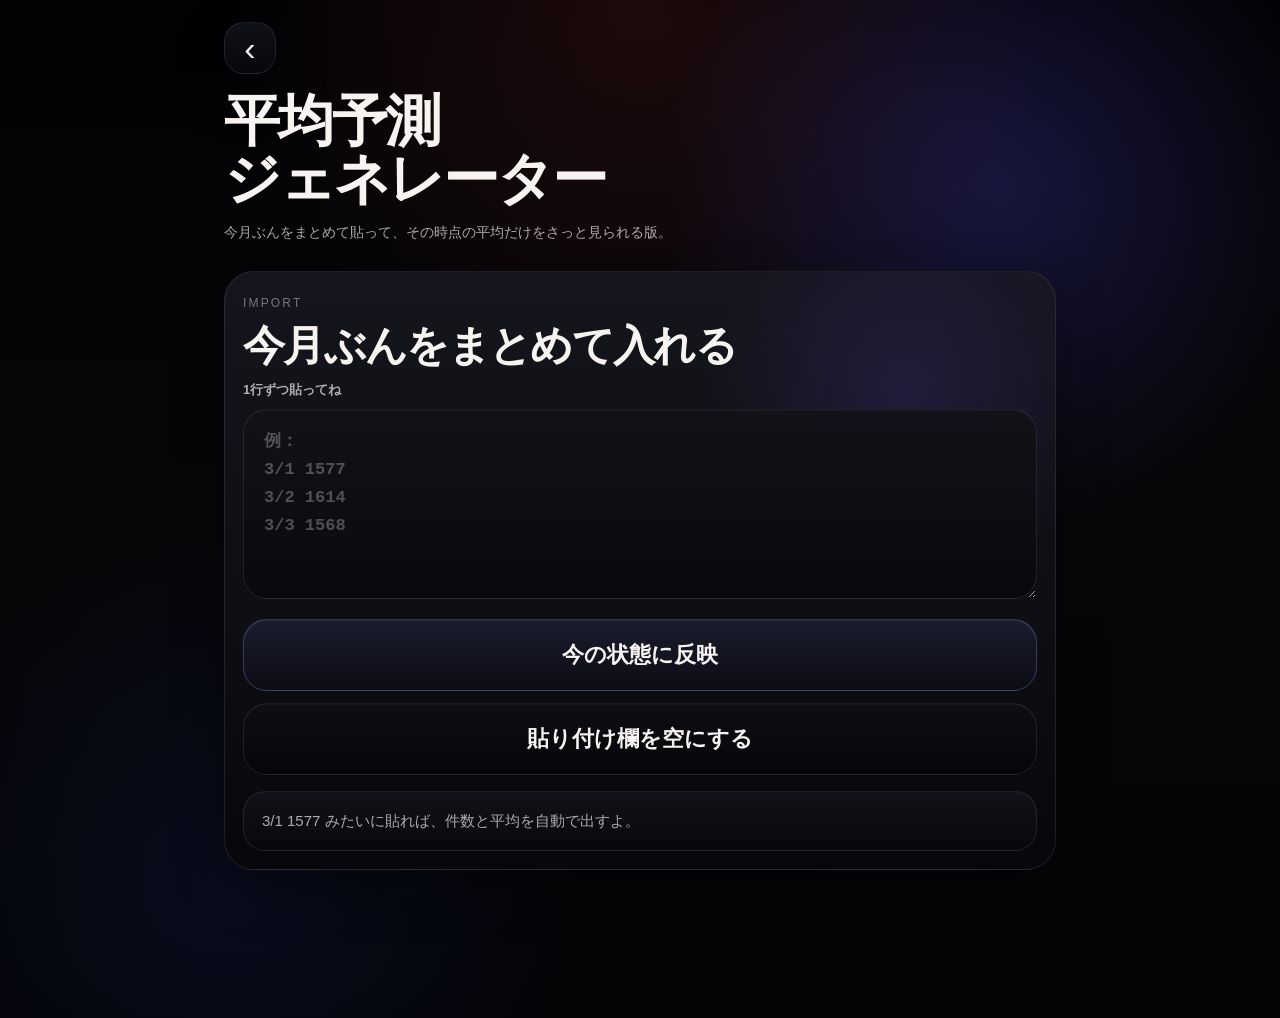
<file: average-predict-generator-daily.html>
<!DOCTYPE html>
<html lang="ja">
<head>
  <meta charset="UTF-8" />
  <meta name="viewport" content="width=device-width, initial-scale=1.0, viewport-fit=cover" />
  <title>平均予測ジェネレーター</title>
  <style>
    :root {
      --bg: #050507;
      --text: #f6f3f0;
      --muted: rgba(255, 255, 255, 0.66);
      --muted-2: rgba(255, 255, 255, 0.42);
      --line: rgba(255, 255, 255, 0.09);
      --card: rgba(14, 14, 20, 0.96);
      --good: #9ee6a8;
      --danger: #ff98ae;
      --shadow: 0 18px 50px rgba(0, 0, 0, 0.35);
      --safe-bottom: max(28px, env(safe-area-inset-bottom));
    }

    * { box-sizing: border-box; }

    html { background: var(--bg); }

    body {
      margin: 0;
      min-height: 100vh;
      color: var(--text);
      font-family: -apple-system, BlinkMacSystemFont, "Segoe UI", Roboto, "Hiragino Sans", "Yu Gothic UI", "Yu Gothic", sans-serif;
      -webkit-text-size-adjust: 100%;
      background:
        radial-gradient(circle at 78% 18%, rgba(95, 86, 255, 0.22), transparent 26%),
        radial-gradient(circle at 50% 0%, rgba(255, 74, 74, 0.11), transparent 34%),
        radial-gradient(circle at 18% 88%, rgba(45, 88, 255, 0.09), transparent 26%),
        linear-gradient(180deg, #020204 0%, #07070a 52%, #040406 100%);
    }

    .wrap {
      width: min(100%, 860px);
      margin: 0 auto;
      padding: calc(22px + env(safe-area-inset-top)) 14px calc(120px + var(--safe-bottom));
    }

    .topbar {
      display: flex;
      align-items: center;
      margin-bottom: 18px;
    }

    .back-chip {
      display: grid;
      place-items: center;
      width: 52px;
      height: 52px;
      border-radius: 20px;
      border: 1px solid var(--line);
      color: var(--text);
      text-decoration: none;
      background: linear-gradient(180deg, rgba(16, 16, 24, 0.95), rgba(8, 8, 12, 0.98));
      box-shadow: var(--shadow);
      font-size: 34px;
      line-height: 1;
    }

    .page-title {
      margin: 0;
      font-size: clamp(30px, 7vw, 56px);
      line-height: 1.04;
      font-weight: 850;
      letter-spacing: -0.04em;
    }

    .page-sub {
      margin: 12px 0 0;
      font-size: 14px;
      line-height: 1.75;
      color: var(--muted);
    }

    .card {
      position: relative;
      margin-top: 26px;
      padding: 24px 18px 18px;
      border-radius: 30px;
      border: 1px solid var(--line);
      box-shadow: var(--shadow);
      overflow: hidden;
      background:
        radial-gradient(circle at 82% 20%, rgba(124, 89, 255, 0.14), transparent 24%),
        linear-gradient(180deg, rgba(22, 22, 30, 0.95), rgba(8, 8, 12, 0.97));
    }

    .section-label {
      margin: 0 0 12px;
      color: var(--muted-2);
      font-size: 12px;
      letter-spacing: 0.18em;
      text-transform: uppercase;
    }

    .section-title {
      margin: 0 0 12px;
      font-size: clamp(26px, 6vw, 42px);
      line-height: 1.12;
      font-weight: 850;
      letter-spacing: -0.04em;
    }

    .field-label {
      margin: 0 0 10px;
      font-size: 13px;
      font-weight: 700;
      color: var(--muted);
    }

    textarea {
      width: 100%;
      min-height: 190px;
      resize: vertical;
      border-radius: 24px;
      border: 1px solid var(--line);
      background: linear-gradient(180deg, rgba(18, 18, 25, 0.98), rgba(9, 9, 13, 1));
      color: var(--text);
      padding: 18px 20px;
      font-size: 17px;
      line-height: 1.65;
      font-weight: 700;
      outline: none;
      box-shadow: inset 0 1px 0 rgba(255, 255, 255, 0.03);
    }

    textarea::placeholder {
      color: rgba(255, 255, 255, 0.28);
      font-weight: 600;
    }

    textarea:focus {
      border-color: rgba(142, 166, 255, 0.7);
      box-shadow: inset 0 1px 0 rgba(255, 255, 255, 0.03), 0 0 0 4px rgba(142, 166, 255, 0.16);
    }

    .actions {
      display: grid;
      gap: 12px;
      margin-top: 16px;
    }

    .btn {
      appearance: none;
      width: 100%;
      min-height: 72px;
      border-radius: 24px;
      border: 1px solid var(--line);
      background: linear-gradient(180deg, rgba(14, 14, 20, 0.98), rgba(6, 6, 10, 1));
      color: var(--text);
      font-size: clamp(18px, 4.7vw, 22px);
      font-weight: 850;
      cursor: pointer;
      padding: 0 20px;
      box-shadow: inset 0 1px 0 rgba(255, 255, 255, 0.03);
    }

    .btn-main {
      background: linear-gradient(180deg, rgba(28, 29, 46, 0.98), rgba(11, 12, 20, 1));
      border-color: rgba(142, 166, 255, 0.28);
    }

    .status-note {
      margin-top: 16px;
      border-radius: 22px;
      padding: 16px 18px;
      border: 1px solid var(--line);
      background: linear-gradient(180deg, rgba(18, 18, 25, 0.96), rgba(8, 8, 12, 0.98));
      color: var(--muted);
      font-size: 15px;
      line-height: 1.7;
    }

    .status-note.good {
      color: var(--good);
      border-color: rgba(158, 230, 168, 0.26);
    }

    .status-note.bad {
      color: var(--danger);
      border-color: rgba(255, 152, 174, 0.24);
    }

    @media (max-width: 700px) {
      .wrap {
        padding-left: 12px;
        padding-right: 12px;
      }

      .card {
        padding: 20px 16px 16px;
        border-radius: 28px;
      }

      textarea {
        min-height: 168px;
      }
    }
  </style>
</head>
<body>
  <div class="wrap">
    <div class="topbar">
      <a class="back-chip" href="health.html" aria-label="Healthへ戻る">‹</a>
    </div>

    <header>
      <h1 class="page-title">平均予測<br>ジェネレーター</h1>
      <p class="page-sub">今月ぶんをまとめて貼って、その時点の平均だけをさっと見られる版。</p>
    </header>

    <section class="card">
      <p class="section-label">Import</p>
      <h2 class="section-title">今月ぶんをまとめて入れる</h2>
      <p class="field-label">1行ずつ貼ってね</p>
      <textarea id="bulkInput" placeholder="例：
3/1 1577
3/2 1614
3/3 1568"></textarea>

      <div class="actions">
        <button class="btn btn-main" id="importBaseBtn" type="button">今の状態に反映</button>
        <button class="btn" id="clearBulkBtn" type="button">貼り付け欄を空にする</button>
      </div>

      <div id="bulkStatus" class="status-note">3/1 1577 みたいに貼れば、件数と平均を自動で出すよ。</div>
    </section>
  </div>

  <script>
    const STORAGE_KEY = 'daily-average-generator-simple-v1';

    const bulkInputEl = document.getElementById('bulkInput');
    const importBaseBtn = document.getElementById('importBaseBtn');
    const clearBulkBtn = document.getElementById('clearBulkBtn');
    const bulkStatusEl = document.getElementById('bulkStatus');

    function saveState() {
      localStorage.setItem(STORAGE_KEY, JSON.stringify({
        bulkInput: bulkInputEl.value,
        statusClass: bulkStatusEl.className,
        statusText: bulkStatusEl.textContent,
      }));
    }

    function loadState() {
      const raw = localStorage.getItem(STORAGE_KEY);
      if (!raw) return;
      try {
        const state = JSON.parse(raw);
        if (typeof state.bulkInput === 'string') bulkInputEl.value = state.bulkInput;
        if (typeof state.statusClass === 'string') bulkStatusEl.className = state.statusClass;
        if (typeof state.statusText === 'string') bulkStatusEl.textContent = state.statusText;
      } catch (error) {
        console.error(error);
      }
    }

    function parseBulkText(text) {
      const lines = text.split(/\r?\n/).map(line => line.trim()).filter(Boolean);
      const rows = [];
      const errors = [];
      const months = [];

      lines.forEach((line, index) => {
        const match = line.match(/^(?:(\d{1,2})\s*\/\s*)?(\d{1,2})[\s\t　,、:：-]+(\d+(?:\.\d+)?)$/);
        if (!match) {
          errors.push(`${index + 1}行目`);
          return;
        }

        const [, month, day, calories] = match;
        if (month) months.push(Number(month));
        rows.push({
          month: month ? Number(month) : null,
          day: Number(day),
          calories: Number(calories),
        });
      });

      return { rows, errors, months };
    }

    function importBulk() {
      const raw = bulkInputEl.value.trim();
      if (!raw) {
        bulkStatusEl.className = 'status-note bad';
        bulkStatusEl.textContent = 'まずはカロリー記録を貼ってね。';
        saveState();
        return;
      }

      const { rows, errors, months } = parseBulkText(raw);

      if (errors.length) {
        bulkStatusEl.className = 'status-note bad';
        bulkStatusEl.textContent = `${errors.join('、')} の書き方が読めなかったよ。例：3/1 1577`;
        saveState();
        return;
      }

      if (!rows.length) {
        bulkStatusEl.className = 'status-note bad';
        bulkStatusEl.textContent = '読み込めるデータが見つからなかったよ。';
        saveState();
        return;
      }

      rows.sort((a, b) => a.day - b.day);

      const seenDays = new Set();
      for (const row of rows) {
        if (seenDays.has(row.day)) {
          bulkStatusEl.className = 'status-note bad';
          bulkStatusEl.textContent = `${row.day}日が重複してるよ。`;
          saveState();
          return;
        }
        seenDays.add(row.day);
      }

      const uniqueMonths = [...new Set(months)].filter(Boolean);
      const monthLabel = uniqueMonths.length === 1 ? `${uniqueMonths[0]}` : 'この';
      const maxDay = rows[rows.length - 1].day;
      const isContiguous = rows.every((row, index) => row.day === index + 1);
      const divisor = isContiguous ? maxDay : rows.length;
      const total = rows.reduce((sum, row) => sum + row.calories, 0);
      const average = total / divisor;

      bulkStatusEl.className = 'status-note good';
      bulkStatusEl.textContent = `${rows.length}件読み込んだよ。${monthLabel}/${maxDay} 時点の平均は ${average.toFixed(1)}kcal。`;
      if (!isContiguous) {
        bulkStatusEl.textContent += ' 日付が飛んでいたから、件数ベースで平均を出してるよ。';
      }
      saveState();
    }

    importBaseBtn.addEventListener('click', importBulk);
    clearBulkBtn.addEventListener('click', () => {
      bulkInputEl.value = '';
      bulkStatusEl.className = 'status-note';
      bulkStatusEl.textContent = '3/1 1577 みたいに貼れば、件数と平均を自動で出すよ。';
      saveState();
    });
    bulkInputEl.addEventListener('input', saveState);

    loadState();
  </script>
</body>
</html>
</file>
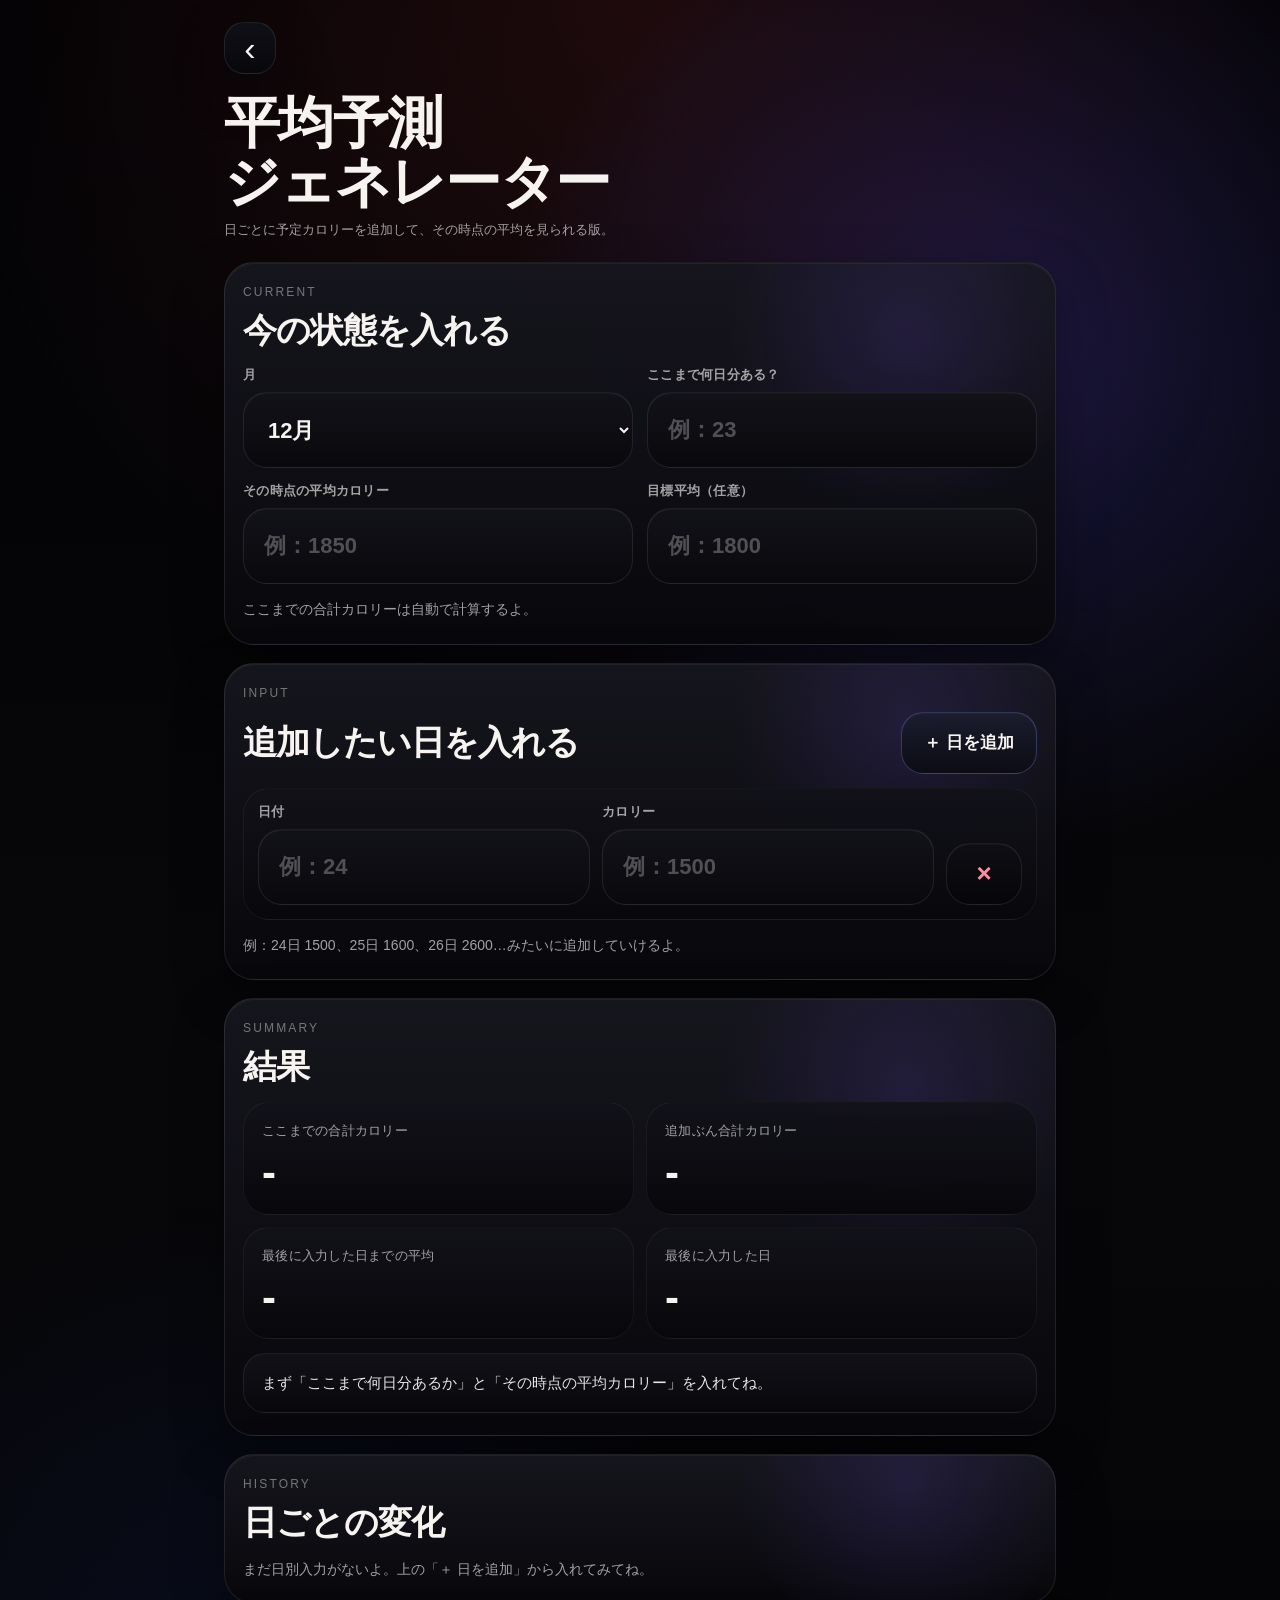
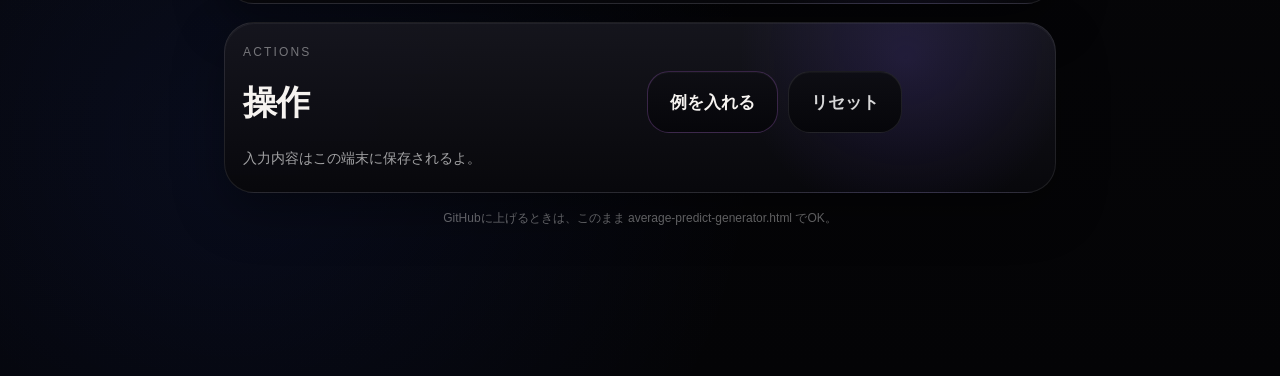
<file: average-predict-generator.html>
<!DOCTYPE html>
<html lang="ja">
<head>
  <meta charset="UTF-8" />
  <meta name="viewport" content="width=device-width, initial-scale=1.0, viewport-fit=cover" />
  <title>平均予測ジェネレーター</title>
  <style>
    :root {
      --bg: #050507;
      --bg-2: #0a0a10;
      --card: rgba(16, 16, 22, 0.9);
      --card-2: rgba(20, 20, 28, 0.92);
      --line: rgba(255, 255, 255, 0.09);
      --line-soft: rgba(255, 255, 255, 0.05);
      --text: #f6f3f0;
      --muted: rgba(255, 255, 255, 0.62);
      --muted-2: rgba(255, 255, 255, 0.42);
      --accent: #8ea6ff;
      --accent-2: #cf7cff;
      --danger: #ff8ea6;
      --good: #9ee6a8;
      --shadow: 0 18px 50px rgba(0, 0, 0, 0.35);
      --radius-xl: 30px;
      --radius-lg: 24px;
      --radius-md: 18px;
      --safe-bottom: max(28px, env(safe-area-inset-bottom));
    }

    * { box-sizing: border-box; }

    html {
      background: var(--bg);
    }

    body {
      margin: 0;
      min-height: 100vh;
      color: var(--text);
      font-family: -apple-system, BlinkMacSystemFont, "Segoe UI", Roboto, "Hiragino Sans", "Yu Gothic UI", "Yu Gothic", sans-serif;
      -webkit-text-size-adjust: 100%;
      background:
        radial-gradient(circle at 78% 18%, rgba(95, 86, 255, 0.22), transparent 26%),
        radial-gradient(circle at 50% 0%, rgba(255, 74, 74, 0.11), transparent 34%),
        radial-gradient(circle at 18% 88%, rgba(45, 88, 255, 0.09), transparent 26%),
        linear-gradient(180deg, #020204 0%, #07070a 52%, #040406 100%);
    }

    .wrap {
      width: min(100%, 860px);
      margin: 0 auto;
      padding: calc(22px + env(safe-area-inset-top)) 14px calc(120px + var(--safe-bottom));
    }

    .topbar {
      display: flex;
      align-items: center;
      gap: 12px;
      margin-bottom: 20px;
    }

    .back-chip {
      width: 52px;
      height: 52px;
      border-radius: 20px;
      border: 1px solid var(--line);
      background: linear-gradient(180deg, rgba(16, 16, 24, 0.95), rgba(8, 8, 12, 0.98));
      display: grid;
      place-items: center;
      font-size: 34px;
      line-height: 1;
      color: var(--text);
      box-shadow: var(--shadow);
      user-select: none;
    }

    .page-title {
      margin: 0;
      font-weight: 800;
      font-size: clamp(30px, 6vw, 56px);
      letter-spacing: -0.03em;
      line-height: 1.05;
    }

    .page-sub {
      margin: 8px 0 0;
      font-size: 13px;
      line-height: 1.6;
      color: var(--muted);
    }

    .section-label {
      margin: 0 0 12px;
      color: var(--muted-2);
      font-size: 12px;
      letter-spacing: 0.18em;
      text-transform: uppercase;
    }

    .card {
      position: relative;
      background:
        radial-gradient(circle at 82% 20%, rgba(124, 89, 255, 0.14), transparent 24%),
        linear-gradient(180deg, rgba(22, 22, 30, 0.95), rgba(8, 8, 12, 0.97));
      border: 1px solid var(--line);
      border-radius: var(--radius-xl);
      box-shadow: var(--shadow);
      padding: 22px 18px;
      margin-bottom: 18px;
      overflow: hidden;
    }

    .card::before {
      content: "";
      position: absolute;
      inset: 0;
      border-radius: inherit;
      pointer-events: none;
      box-shadow: inset 0 1px 0 rgba(255, 255, 255, 0.05);
    }

    .section-title {
      margin: 0 0 16px;
      font-size: clamp(24px, 5vw, 34px);
      letter-spacing: -0.03em;
      line-height: 1.15;
      font-weight: 800;
    }

    .grid {
      display: grid;
      grid-template-columns: repeat(2, minmax(0, 1fr));
      gap: 14px;
    }

    .field {
      display: flex;
      flex-direction: column;
      gap: 8px;
      min-width: 0;
    }

    .field label {
      font-size: 13px;
      color: var(--muted);
      font-weight: 700;
      letter-spacing: 0.02em;
    }

    input,
    select {
      width: 100%;
      min-height: 76px;
      border-radius: 24px;
      border: 1px solid var(--line);
      background: linear-gradient(180deg, rgba(18, 18, 25, 0.98), rgba(9, 9, 13, 1));
      color: var(--text);
      font-size: clamp(18px, 4vw, 22px);
      font-weight: 700;
      padding: 18px 20px;
      outline: none;
      box-shadow: inset 0 1px 0 rgba(255, 255, 255, 0.03);
    }

    input::placeholder {
      color: rgba(255, 255, 255, 0.28);
      font-weight: 600;
    }

    input:focus,
    select:focus {
      border-color: rgba(142, 166, 255, 0.7);
      box-shadow:
        inset 0 1px 0 rgba(255, 255, 255, 0.03),
        0 0 0 4px rgba(142, 166, 255, 0.16);
    }

    .inline-note,
    .empty {
      margin-top: 14px;
      color: var(--muted);
      font-size: 14px;
      line-height: 1.65;
    }

    .row-head {
      display: flex;
      justify-content: space-between;
      align-items: center;
      gap: 12px;
      flex-wrap: wrap;
      margin-bottom: 14px;
    }

    .btn,
    .delete-btn {
      appearance: none;
      border: 1px solid var(--line);
      background: linear-gradient(180deg, rgba(14, 14, 20, 0.98), rgba(6, 6, 10, 1));
      color: var(--text);
      border-radius: 22px;
      min-height: 62px;
      padding: 0 22px;
      font-size: 17px;
      font-weight: 800;
      cursor: pointer;
      box-shadow: inset 0 1px 0 rgba(255, 255, 255, 0.03);
    }

    .btn-main {
      background: linear-gradient(180deg, rgba(28, 29, 46, 0.98), rgba(11, 12, 20, 1));
      border-color: rgba(142, 166, 255, 0.28);
    }

    .btn-sub {
      border-color: rgba(207, 124, 255, 0.24);
    }

    .btn-ghost {
      color: rgba(255, 255, 255, 0.84);
    }

    .scenario-list {
      display: grid;
      gap: 12px;
    }

    .scenario-item {
      padding: 14px;
      border-radius: 26px;
      border: 1px solid var(--line-soft);
      background: linear-gradient(180deg, rgba(18, 18, 25, 0.96), rgba(8, 8, 12, 0.98));
    }

    .scenario-grid {
      display: grid;
      grid-template-columns: minmax(0, 1fr) minmax(0, 1fr) 76px;
      gap: 12px;
      align-items: end;
    }

    .delete-btn {
      padding: 0;
      width: 76px;
      color: var(--danger);
      font-size: 26px;
      border-radius: 24px;
    }

    .stats {
      display: grid;
      grid-template-columns: repeat(2, minmax(0, 1fr));
      gap: 12px;
    }

    .stat {
      padding: 18px;
      border-radius: 26px;
      border: 1px solid var(--line-soft);
      background: linear-gradient(180deg, rgba(18, 18, 25, 0.96), rgba(8, 8, 12, 0.98));
      min-width: 0;
    }

    .stat .label {
      color: var(--muted);
      font-size: 13px;
      line-height: 1.5;
      margin-bottom: 10px;
      letter-spacing: 0.02em;
    }

    .stat .value {
      font-size: clamp(28px, 6vw, 42px);
      line-height: 1.08;
      font-weight: 850;
      letter-spacing: -0.03em;
      word-break: break-word;
    }

    .hint {
      margin-top: 14px;
      padding: 16px 18px;
      border-radius: 22px;
      border: 1px solid rgba(255, 255, 255, 0.08);
      background: linear-gradient(180deg, rgba(18, 18, 25, 0.94), rgba(8, 8, 12, 0.98));
      font-size: 15px;
      line-height: 1.7;
      color: rgba(255, 255, 255, 0.9);
    }

    .hint.good {
      border-color: rgba(158, 230, 168, 0.18);
      color: var(--good);
    }

    .table-wrap {
      overflow-x: auto;
      border-radius: 24px;
      border: 1px solid var(--line-soft);
      background: linear-gradient(180deg, rgba(18, 18, 25, 0.96), rgba(8, 8, 12, 0.98));
    }

    table {
      width: 100%;
      border-collapse: collapse;
      min-width: 540px;
    }

    th,
    td {
      padding: 14px 16px;
      border-bottom: 1px solid rgba(255, 255, 255, 0.06);
      text-align: left;
      font-size: 14px;
      line-height: 1.5;
    }

    th {
      color: var(--muted);
      font-size: 12px;
      letter-spacing: 0.12em;
      text-transform: uppercase;
      font-weight: 800;
      background: rgba(255, 255, 255, 0.02);
    }

    tr:last-child td {
      border-bottom: none;
    }

    .mono {
      font-variant-numeric: tabular-nums;
      font-feature-settings: "tnum";
    }

    .footer-note {
      margin-top: -2px;
      color: var(--muted-2);
      font-size: 12px;
      line-height: 1.6;
      text-align: center;
    }

    @media (max-width: 700px) {
      .wrap {
        padding-left: 12px;
        padding-right: 12px;
      }

      .grid,
      .stats,
      .scenario-grid {
        grid-template-columns: 1fr;
      }

      .delete-btn,
      .btn {
        width: 100%;
      }

      .topbar {
        margin-bottom: 14px;
      }

      .card {
        padding: 18px 16px;
        border-radius: 28px;
      }

      .section-title {
        font-size: 22px;
      }

      input,
      select {
        min-height: 70px;
        border-radius: 22px;
      }

      .scenario-item,
      .stat,
      .hint,
      .table-wrap {
        border-radius: 22px;
      }
    }
  </style>
</head>
<body>
  <div class="wrap">
    <div class="topbar" aria-hidden="true">
      <div class="back-chip">‹</div>
    </div>

    <header style="margin-bottom: 22px;">
      <h1 class="page-title">平均予測<br>ジェネレーター</h1>
      <p class="page-sub">日ごとに予定カロリーを追加して、その時点の平均を見られる版。</p>
    </header>

    <section class="card">
      <p class="section-label">Current</p>
      <h2 class="section-title">今の状態を入れる</h2>
      <div class="grid">
        <div class="field">
          <label for="month">月</label>
          <select id="month"></select>
        </div>
        <div class="field">
          <label for="daysElapsed">ここまで何日分ある？</label>
          <input id="daysElapsed" type="number" min="1" max="31" inputmode="numeric" placeholder="例：23" />
        </div>
        <div class="field">
          <label for="currentAverage">その時点の平均カロリー</label>
          <input id="currentAverage" type="number" min="0" step="1" inputmode="decimal" placeholder="例：1850" />
        </div>
        <div class="field">
          <label for="targetAverage">目標平均（任意）</label>
          <input id="targetAverage" type="number" min="0" step="1" inputmode="decimal" placeholder="例：1800" />
        </div>
      </div>
      <div class="inline-note">ここまでの合計カロリーは自動で計算するよ。</div>
    </section>

    <section class="card">
      <p class="section-label">Input</p>
      <div class="row-head">
        <h2 class="section-title" style="margin:0;">追加したい日を入れる</h2>
        <button class="btn btn-main" id="addRowBtn" type="button">＋ 日を追加</button>
      </div>
      <div id="scenarioList" class="scenario-list"></div>
      <div class="inline-note">例：24日 1500、25日 1600、26日 2600…みたいに追加していけるよ。</div>
    </section>

    <section class="card">
      <p class="section-label">Summary</p>
      <h2 class="section-title">結果</h2>
      <div class="stats">
        <div class="stat">
          <div class="label">ここまでの合計カロリー</div>
          <div class="value mono" id="baseTotal">-</div>
        </div>
        <div class="stat">
          <div class="label">追加ぶん合計カロリー</div>
          <div class="value mono" id="addedTotal">-</div>
        </div>
        <div class="stat">
          <div class="label">最後に入力した日までの平均</div>
          <div class="value mono" id="finalAverage">-</div>
        </div>
        <div class="stat">
          <div class="label">最後に入力した日</div>
          <div class="value mono" id="finalDay">-</div>
        </div>
      </div>
      <div class="hint" id="paceHint">今の状態を入れると、ここにメッセージが出るよ。</div>
    </section>

    <section class="card">
      <p class="section-label">History</p>
      <h2 class="section-title">日ごとの変化</h2>
      <div id="tableWrap"></div>
    </section>

    <section class="card">
      <p class="section-label">Actions</p>
      <div class="row-head">
        <h2 class="section-title" style="margin:0;">操作</h2>
        <div style="display:flex; gap:10px; flex-wrap:wrap; width:100%; max-width: 390px;">
          <button class="btn btn-sub" id="exampleBtn" type="button">例を入れる</button>
          <button class="btn btn-ghost" id="resetBtn" type="button">リセット</button>
        </div>
      </div>
      <div class="inline-note">入力内容はこの端末に保存されるよ。</div>
    </section>

    <div class="footer-note">GitHubに上げるときは、このまま <span class="mono">average-predict-generator.html</span> でOK。</div>
  </div>

  <script>
    const STORAGE_KEY = 'daily-average-generator-v2';

    const monthEl = document.getElementById('month');
    const daysElapsedEl = document.getElementById('daysElapsed');
    const currentAverageEl = document.getElementById('currentAverage');
    const targetAverageEl = document.getElementById('targetAverage');
    const scenarioListEl = document.getElementById('scenarioList');

    const baseTotalEl = document.getElementById('baseTotal');
    const addedTotalEl = document.getElementById('addedTotal');
    const finalAverageEl = document.getElementById('finalAverage');
    const finalDayEl = document.getElementById('finalDay');
    const paceHintEl = document.getElementById('paceHint');
    const tableWrapEl = document.getElementById('tableWrap');

    const addRowBtn = document.getElementById('addRowBtn');
    const resetBtn = document.getElementById('resetBtn');
    const exampleBtn = document.getElementById('exampleBtn');

    function createMonthOptions() {
      for (let i = 1; i <= 12; i++) {
        const option = document.createElement('option');
        option.value = String(i);
        option.textContent = `${i}月`;
        monthEl.appendChild(option);
      }
      monthEl.value = String(new Date().getMonth() + 1);
    }

    function getMonthDays(month) {
      return new Date(2026, Number(month), 0).getDate();
    }

    function getState() {
      const rows = [...scenarioListEl.querySelectorAll('.scenario-item')].map(item => ({
        day: item.querySelector('.day-input').value,
        calories: item.querySelector('.cal-input').value,
      }));

      return {
        month: monthEl.value,
        daysElapsed: daysElapsedEl.value,
        currentAverage: currentAverageEl.value,
        targetAverage: targetAverageEl.value,
        rows,
      };
    }

    function saveState() {
      localStorage.setItem(STORAGE_KEY, JSON.stringify(getState()));
    }

    function loadState() {
      const raw = localStorage.getItem(STORAGE_KEY);
      if (!raw) return;
      try {
        const state = JSON.parse(raw);
        if (state.month) monthEl.value = state.month;
        if (state.daysElapsed) daysElapsedEl.value = state.daysElapsed;
        if (state.currentAverage) currentAverageEl.value = state.currentAverage;
        if (state.targetAverage) targetAverageEl.value = state.targetAverage;
        scenarioListEl.innerHTML = '';
        if (Array.isArray(state.rows) && state.rows.length) {
          state.rows.forEach(row => addRow(row.day, row.calories));
        }
      } catch (e) {
        console.error(e);
      }
    }

    function addRow(day = '', calories = '') {
      const item = document.createElement('div');
      item.className = 'scenario-item';
      item.innerHTML = `
        <div class="scenario-grid">
          <div class="field">
            <label>日付</label>
            <input class="day-input" type="number" min="1" max="31" inputmode="numeric" placeholder="例：24" value="${day}" />
          </div>
          <div class="field">
            <label>カロリー</label>
            <input class="cal-input" type="number" min="0" step="1" inputmode="decimal" placeholder="例：1500" value="${calories}" />
          </div>
          <button class="delete-btn" type="button" aria-label="削除">×</button>
        </div>
      `;

      item.querySelectorAll('input').forEach(input => {
        input.addEventListener('input', () => {
          saveState();
          render();
        });
      });

      item.querySelector('.delete-btn').addEventListener('click', () => {
        item.remove();
        saveState();
        render();
      });

      scenarioListEl.appendChild(item);
    }

    function formatNumber(value, digits = 0) {
      return Number(value).toLocaleString('ja-JP', {
        minimumFractionDigits: digits,
        maximumFractionDigits: digits,
      });
    }

    function render() {
      const month = Number(monthEl.value || 0);
      const daysElapsed = Number(daysElapsedEl.value || 0);
      const currentAverage = Number(currentAverageEl.value || 0);
      const targetAverage = Number(targetAverageEl.value || 0);
      const monthDays = getMonthDays(month || 1);

      const baseTotal = daysElapsed > 0 ? currentAverage * daysElapsed : 0;
      const rows = [...scenarioListEl.querySelectorAll('.scenario-item')].map(item => ({
        day: Number(item.querySelector('.day-input').value || 0),
        calories: Number(item.querySelector('.cal-input').value || 0),
      })).filter(row => row.day > 0 && row.calories >= 0)
        .sort((a, b) => a.day - b.day);

      const duplicateDays = new Set();
      const seenDays = new Set();
      rows.forEach(row => {
        if (seenDays.has(row.day)) duplicateDays.add(row.day);
        seenDays.add(row.day);
      });

      const invalidBefore = rows.some(row => row.day <= daysElapsed);
      const invalidAfter = rows.some(row => row.day > monthDays);

      let runningTotal = baseTotal;
      let addedTotal = 0;
      const tableRows = [];

      rows.forEach(row => {
        runningTotal += row.calories;
        addedTotal += row.calories;
        const average = runningTotal / row.day;
        tableRows.push({
          day: row.day,
          calories: row.calories,
          total: runningTotal,
          average,
        });
      });

      baseTotalEl.textContent = baseTotal > 0 ? `${formatNumber(baseTotal)}kcal` : '-';
      addedTotalEl.textContent = rows.length ? `${formatNumber(addedTotal)}kcal` : '-';

      const lastRow = tableRows[tableRows.length - 1];
      finalAverageEl.textContent = lastRow ? `${formatNumber(lastRow.average, 1)}kcal` : '-';
      finalDayEl.textContent = lastRow ? `${month}/${lastRow.day}` : '-';

      let hint = '';
      let hintClass = 'hint';

      if (!daysElapsed || !currentAverage) {
        hint = 'まず「ここまで何日分あるか」と「その時点の平均カロリー」を入れてね。';
      } else if (duplicateDays.size) {
        hint = `同じ日付が重複してるよ：${[...duplicateDays].join('日, ')}日`;
      } else if (invalidBefore) {
        hint = `追加する日付は ${daysElapsed + 1}日以降にしてね。`;
      } else if (invalidAfter) {
        hint = `${month}月は ${monthDays}日までだよ。`;
      } else if (!rows.length) {
        hint = `いまの合計は ${formatNumber(baseTotal)}kcal。追加したい日を入れると、その日までの平均が出るよ。`;
        hintClass = 'hint good';
      } else {
        hintClass = 'hint good';
        hint = `${month}/${lastRow.day} 時点の平均は ${formatNumber(lastRow.average, 1)}kcal だよ。`;
        if (targetAverage > 0) {
          const diff = lastRow.average - targetAverage;
          if (diff > 0) {
            hint += ` 目標より ${formatNumber(diff, 1)}kcal 高め。`;
          } else if (diff < 0) {
            hint += ` 目標より ${formatNumber(Math.abs(diff), 1)}kcal 低め。`;
          } else {
            hint += ' 目標ぴったり！';
          }
        }
      }

      paceHintEl.className = hintClass;
      paceHintEl.textContent = hint;

      if (!tableRows.length) {
        tableWrapEl.innerHTML = '<div class="empty">まだ日別入力がないよ。上の「＋ 日を追加」から入れてみてね。</div>';
      } else {
        const rowsHtml = tableRows.map(row => `
          <tr>
            <td>${month}/${row.day}</td>
            <td class="mono">${formatNumber(row.calories)}kcal</td>
            <td class="mono">${formatNumber(row.total)}kcal</td>
            <td class="mono">${formatNumber(row.average, 1)}kcal</td>
          </tr>
        `).join('');

        tableWrapEl.innerHTML = `
          <div class="table-wrap">
            <table>
              <thead>
                <tr>
                  <th>日付</th>
                  <th>その日の摂取</th>
                  <th>ここまでの合計</th>
                  <th>その時点の平均</th>
                </tr>
              </thead>
              <tbody>${rowsHtml}</tbody>
            </table>
          </div>
        `;
      }
    }

    function resetAll() {
      monthEl.value = String(new Date().getMonth() + 1);
      daysElapsedEl.value = '';
      currentAverageEl.value = '';
      targetAverageEl.value = '';
      scenarioListEl.innerHTML = '';
      localStorage.removeItem(STORAGE_KEY);
      render();
    }

    function fillExample() {
      monthEl.value = '3';
      daysElapsedEl.value = '23';
      currentAverageEl.value = '1850';
      targetAverageEl.value = '1800';
      scenarioListEl.innerHTML = '';
      addRow('24', '1500');
      addRow('25', '1600');
      addRow('26', '2600');
      addRow('27', '2700');
      saveState();
      render();
    }

    [monthEl, daysElapsedEl, currentAverageEl, targetAverageEl].forEach(el => {
      el.addEventListener('input', () => {
        saveState();
        render();
      });
      el.addEventListener('change', () => {
        saveState();
        render();
      });
    });

    addRowBtn.addEventListener('click', () => {
      addRow();
      saveState();
      render();
    });

    resetBtn.addEventListener('click', resetAll);
    exampleBtn.addEventListener('click', fillExample);

    createMonthOptions();
    loadState();
    if (!scenarioListEl.children.length) addRow();
    render();
  </script>
</body>
</html>
</file>
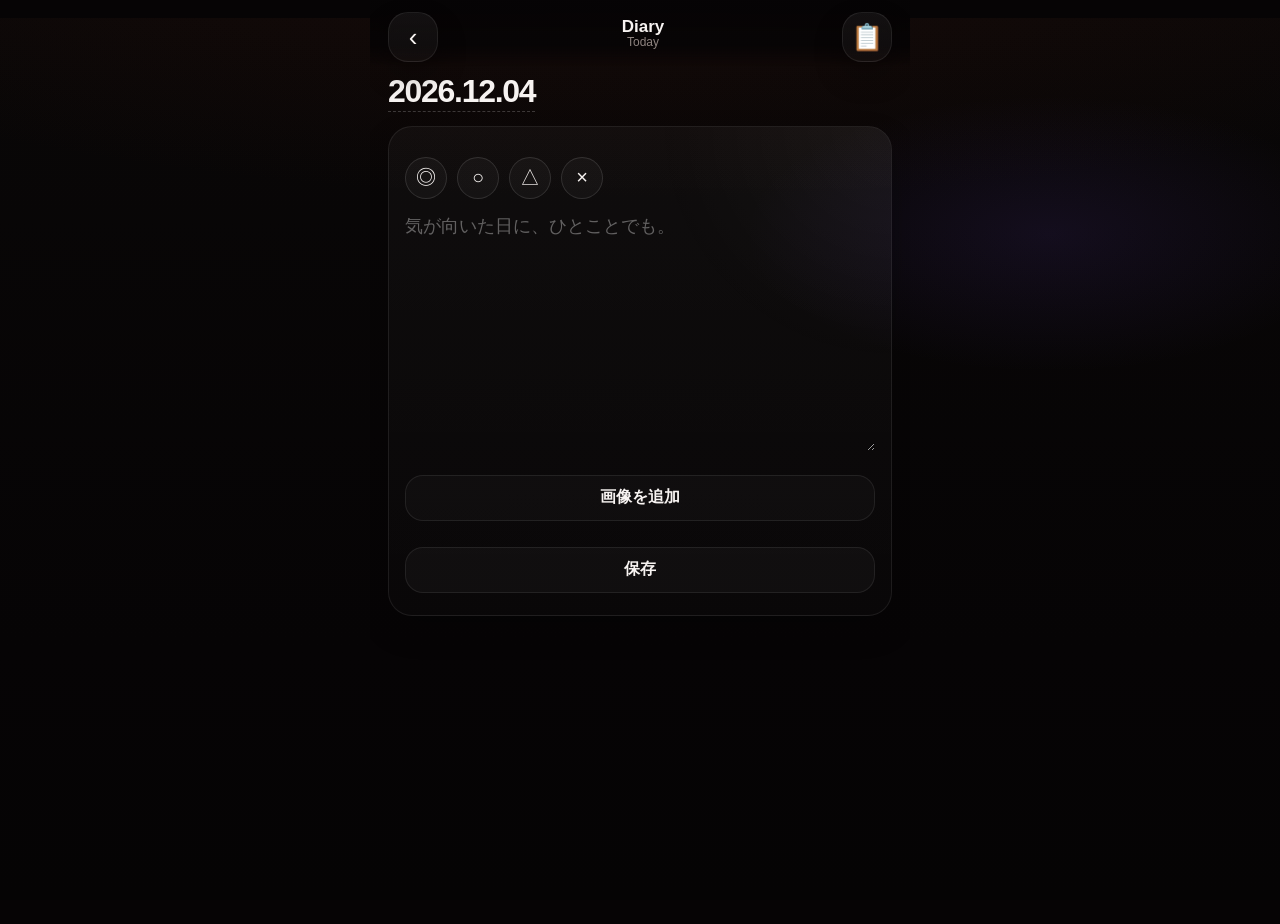
<file: diary.html>
<!DOCTYPE html>
<html lang="ja">
<head>
  <meta charset="UTF-8" />
  <meta name="viewport" content="width=device-width, initial-scale=1.0, viewport-fit=cover" />
  <meta name="theme-color" content="#060405" />
  <meta name="apple-mobile-web-app-capable" content="yes" />
  <meta name="apple-mobile-web-app-status-bar-style" content="black-translucent" />
  <title>Diary｜祐紀ユニバース</title>
  <link rel="stylesheet" href="style.css" />
</head>
<body>
  <div class="app">

    <!-- 日記記入ビュー -->
    <section id="view-write" class="view active">
      <div class="nav">
        <div class="nav-row">
          <button class="icon-btn" id="backToList" aria-label="一覧へ戻る">‹</button>
          <div>
            <div class="nav-title">Diary</div>
            <div class="nav-sub" id="writeNavSub">Today</div>
          </div>
          <div class="nav-actions">
            <button class="icon-btn" id="openListBtn" aria-label="一覧">📋</button>
          </div>
        </div>
      </div>
      <div class="screen-head">
        <div style="position:relative;display:inline-block;">
          <h1 class="screen-title diary-date-tap" id="writeDateTitle"></h1>
          <input type="date" id="diaryDatePicker" style="position:absolute;top:0;left:0;width:100%;height:100%;opacity:0;cursor:pointer;-webkit-appearance:none;font-size:16px;" />
        </div>
      </div>
      <div class="editor-shell" style="min-height:auto;">
        <div class="diary-mood-picker" id="writeMoodPicker"></div>
        <textarea id="diaryInput" class="editor-body diary-textarea" placeholder="気が向いた日に、ひとことでも。"></textarea>
        <div id="writeImageSection"></div>
        <div style="display:flex;gap:10px;margin-top:14px;">
          <button class="sub-button" type="button" onclick="saveDiary()" style="flex:1;">保存</button>
          <button class="sub-button danger" type="button" id="deleteEntryBtn" style="flex:0 0 auto;display:none;">削除</button>
        </div>
      </div>
    </section>

    <!-- 日記一覧ビュー -->
    <section id="view-list" class="view">
      <div class="nav">
        <div class="nav-row">
          <button class="icon-btn" id="backHome" aria-label="ホームへ戻る">‹</button>
          <div class="nav-title">Diary List</div>
          <div class="nav-actions">
            <button class="icon-btn" id="newEntryBtn" aria-label="新規日記">＋</button>
            <button class="icon-btn" id="listMenuBtn" aria-label="メニュー">…</button>
          </div>
        </div>
      </div>
      <div class="screen-head">
        <h1 class="screen-title">Diary List</h1>
        <div class="screen-count" id="listCount">0件</div>
      </div>
      <div id="diaryListContainer"></div>
    </section>

  </div>

  <div id="menuWrap" class="menu-wrap" aria-hidden="true">
    <div class="menu-backdrop" id="closeMenuBackdrop"></div>
    <div class="menu-card" id="menuCard"></div>
  </div>

  <input id="diaryImageInput" type="file" accept="image/*" hidden />
  <input id="diaryRestoreInput" type="file" accept="application/json,.json" hidden />

  <div class="diary-lightbox" id="diaryLightbox" onclick="closeLightbox(event)">
    <div class="diary-lightbox-card" onclick="event.stopPropagation()">
      <button class="icon-btn small diary-lightbox-close" type="button" onclick="closeLightbox()">✕</button>
      <img id="diaryLightboxImage" alt="Diary image preview" />
    </div>
  </div>

  <script>
    const moodKey = 'yuki_home_moods_v4';
    const diaryKey = 'yuki_home_diaries_v4';
    const healthKey = 'yuki_home_health_v4';

    function uid(){ return 'id-' + Math.random().toString(36).slice(2,11); }
    function loadJson(key, fallback){
      try{ const raw = localStorage.getItem(key); return raw ? JSON.parse(raw) : fallback; }catch{ return fallback; }
    }
    function saveJson(key, value){ localStorage.setItem(key, JSON.stringify(value)); }
    function escapeHtml(str=''){
      return str.replaceAll('&','&amp;').replaceAll('<','&lt;').replaceAll('>','&gt;').replaceAll('"','&quot;').replaceAll("'",'&#39;');
    }
    function getTodayKey(){
      const d = new Date();
      return `${d.getFullYear()}-${String(d.getMonth()+1).padStart(2,'0')}-${String(d.getDate()).padStart(2,'0')}`;
    }
    function formatDiaryDay(day){ return (day || '').replaceAll('-', '.'); }
    function getMoodMap(){ return loadJson(moodKey, {}); }
    function moodForDay(day){ return getMoodMap()[day] || ''; }

    function normalizeDiaryList(){
      const diaries = loadJson(diaryKey, []);
      let changed = false;
      const byDay = new Map();
      diaries.forEach(entry => {
        if(!entry || typeof entry !== 'object') { changed = true; return; }
        const next = { ...entry };
        if(!next.id){ next.id = uid(); changed = true; }
        if(typeof next.text !== 'string'){ next.text = ''; changed = true; }
        if(typeof next.mood !== 'string'){ next.mood = ''; changed = true; }
        if(typeof next.image !== 'string'){ next.image = ''; changed = true; }
        if(typeof next.imageName !== 'string'){ next.imageName = ''; changed = true; }
        if(!next.day){ next.day = getTodayKey(); changed = true; }
        if(!next.ts){ next.ts = Date.now(); changed = true; }
        const saved = byDay.get(next.day);
        if(!saved || (next.ts || 0) > (saved.ts || 0)){
          if(saved) changed = true;
          byDay.set(next.day, next);
        } else { changed = true; }
      });
      const normalized = Array.from(byDay.values())
        .sort((a,b)=> (a.day === b.day ? ((b.ts||0)-(a.ts||0)) : (a.day < b.day ? 1 : -1)))
        .slice(0, 180);
      if(changed){ try{ saveJson(diaryKey, normalized); }catch{} }
      return normalized;
    }
    function getDiaryList(){ return normalizeDiaryList(); }
    function persistDiaryList(list){
      try{ saveJson(diaryKey, list.slice(0,180)); return true; }
      catch(err){ alert('画像つき日記の保存容量がいっぱいかも。\n古い画像つき日記を減らすか、バックアップ後に整理してみてね。'); return false; }
    }

    /* === Image Handling === */
    function readFileAsDataUrl(file){
      return new Promise((resolve, reject) => {
        const reader = new FileReader();
        reader.onload = () => resolve(String(reader.result || ''));
        reader.onerror = () => reject(new Error('file-read-failed'));
        reader.readAsDataURL(file);
      });
    }
    function loadImageElement(src){
      return new Promise((resolve, reject) => {
        const img = new Image();
        img.onload = () => resolve(img);
        img.onerror = () => reject(new Error('image-load-failed'));
        img.src = src;
      });
    }
    async function compressDiaryImage(file){
      const rawUrl = await readFileAsDataUrl(file);
      const img = await loadImageElement(rawUrl);
      const maxSide = 960;
      let { width, height } = img;
      if(width > height && width > maxSide){
        height = Math.max(1, Math.round(height * (maxSide / width)));
        width = maxSide;
      }else if(height >= width && height > maxSide){
        width = Math.max(1, Math.round(width * (maxSide / height)));
        height = maxSide;
      }
      const canvas = document.createElement('canvas');
      canvas.width = width; canvas.height = height;
      const ctx = canvas.getContext('2d');
      ctx.fillStyle = '#111'; ctx.fillRect(0, 0, width, height);
      ctx.drawImage(img, 0, 0, width, height);
      return canvas.toDataURL('image/jpeg', 0.72);
    }

    /* === State === */
    const views = {
      write: document.getElementById('view-write'),
      list: document.getElementById('view-list')
    };
    const diaryInput = document.getElementById('diaryInput');
    const writeNavSub = document.getElementById('writeNavSub');
    const writeDateTitle = document.getElementById('writeDateTitle');
    const writeMoodPicker = document.getElementById('writeMoodPicker');
    const writeImageSection = document.getElementById('writeImageSection');
    const deleteEntryBtn = document.getElementById('deleteEntryBtn');
    const diaryListContainer = document.getElementById('diaryListContainer');
    const listCount = document.getElementById('listCount');
    const menuWrap = document.getElementById('menuWrap');
    const menuCard = document.getElementById('menuCard');
    const diaryImageInput = document.getElementById('diaryImageInput');
    const diaryRestoreInput = document.getElementById('diaryRestoreInput');
    const diaryLightbox = document.getElementById('diaryLightbox');
    const diaryLightboxImage = document.getElementById('diaryLightboxImage');
    const diaryDatePicker = document.getElementById('diaryDatePicker');

    let currentView = 'write';
    let draft = null;

    function showView(name){
      currentView = name;
      Object.entries(views).forEach(([k,el]) => el.classList.toggle('active', k===name));
      updateUrlView(name);
    }
    function closeMenu(){ menuWrap.classList.remove('show'); }
    function getViewParam(){
      const params = new URLSearchParams(window.location.search);
      return params.get('view') || '';
    }
    function updateUrlView(view){
      const params = new URLSearchParams(window.location.search);
      if(view === 'list') params.set('view', 'list');
      else params.delete('view');
      const query = params.toString();
      const next = `${window.location.pathname}${query ? '?' + query : ''}`;
      history.replaceState(null, '', next);
    }

    /* === Write View === */
    function initWriteView(entryId){
      const diaries = getDiaryList();
      const existing = entryId
        ? diaries.find(e => e.id === entryId)
        : diaries.find(e => e.day === getTodayKey()) || null;

      draft = {
        id: existing?.id || uid(),
        day: existing?.day || getTodayKey(),
        mood: existing?.mood || moodForDay(existing?.day || getTodayKey()) || '',
        text: existing?.text || '',
        image: existing?.image || '',
        imageName: existing?.imageName || '',
        ts: existing?.ts || Date.now()
      };

      const isExisting = diaries.some(e => e.id === draft.id);
      const isToday = draft.day === getTodayKey();

      writeNavSub.textContent = isToday ? 'Today' : formatDiaryDay(draft.day);
      writeDateTitle.textContent = formatDiaryDay(draft.day);
      diaryDatePicker.value = draft.day;
      diaryInput.value = draft.text || '';
      deleteEntryBtn.style.display = isExisting ? '' : 'none';

      renderMoodPicker();
      renderImageSection();
      showView('write');
    }

    function initWriteViewForDay(day){
      const diaries = getDiaryList();
      const existing = diaries.find(e => e.day === day) || null;

      draft = {
        id: existing?.id || uid(),
        day: day,
        mood: existing?.mood || moodForDay(day) || '',
        text: existing?.text || '',
        image: existing?.image || '',
        imageName: existing?.imageName || '',
        ts: existing?.ts || Date.now()
      };

      const isExisting = diaries.some(e => e.id === draft.id);
      const isToday = day === getTodayKey();

      writeNavSub.textContent = isToday ? 'Today' : formatDiaryDay(draft.day);
      writeDateTitle.textContent = formatDiaryDay(draft.day);
      diaryDatePicker.value = draft.day;
      diaryInput.value = draft.text || '';
      deleteEntryBtn.style.display = isExisting ? '' : 'none';

      renderMoodPicker();
      renderImageSection();
      showView('write');
    }

    function renderMoodPicker(){
      const selected = draft?.mood || '';
      writeMoodPicker.innerHTML = ['◎','○','△','×'].map(symbol => `
        <button class="pill${selected === symbol ? ' active' : ''}" type="button" onclick="setMood('${symbol}')">${symbol}</button>
      `).join('');
    }

    function setMood(symbol){
      if(!draft) return;
      syncDraftFromInput();
      draft.mood = symbol;
      renderMoodPicker();
    }

    function syncDraftFromInput(){
      if(!draft) return;
      draft.text = diaryInput.value || '';
    }

    function renderImageSection(){
      if(!draft) return;
      if(draft.image){
        writeImageSection.innerHTML = `
          <div class="diary-photo-strip">
            <button class="diary-photo-thumb" type="button" onclick="openLightboxFromDraft()">
              <img src="${draft.image}" alt="Diary image">
            </button>
            <div class="diary-photo-actions">
              <button class="sub-button secondary" type="button" onclick="pickImage()">差し替え</button>
              <button class="sub-button secondary" type="button" onclick="removeImage()">削除</button>
            </div>
          </div>`;
      } else {
        writeImageSection.innerHTML = `
          <div class="diary-sheet-tools">
            <button class="sub-button secondary" type="button" onclick="pickImage()">画像を追加</button>
          </div>`;
      }
    }

    function pickImage(){
      diaryImageInput.value = '';
      diaryImageInput.click();
    }

    diaryImageInput.addEventListener('change', async (event) => {
      const file = event.target.files?.[0];
      if(!file || !draft) return;
      syncDraftFromInput();
      try{
        draft.image = await compressDiaryImage(file);
        draft.imageName = file.name || 'diary.jpg';
        renderImageSection();
      }catch(err){
        alert('画像の読み込みに失敗したよ。別の画像でもう一回試してみてね。');
      }
    });

    function removeImage(){
      if(!draft) return;
      syncDraftFromInput();
      draft.image = '';
      draft.imageName = '';
      renderImageSection();
    }

    function openLightboxFromDraft(){
      if(!draft?.image) return;
      diaryLightboxImage.src = draft.image;
      diaryLightbox.classList.add('show');
    }
    function closeLightbox(event){
      if(event && event.target !== diaryLightbox) return;
      diaryLightbox.classList.remove('show');
      diaryLightboxImage.src = '';
    }

    /* === Save / Delete === */
    function saveDiary(){
      syncDraftFromInput();
      if(!draft) return;
      const text = (draft.text || '').trim();
      const mood = draft.mood || '';
      const image = draft.image || '';
      if(!text && !mood && !image){
        renderList(); showView('list');
        return;
      }
      const diaries = getDiaryList().filter(e => e.id !== draft.id && e.day !== draft.day);
      const entry = {
        id: draft.id || uid(),
        day: draft.day || getTodayKey(),
        mood, text, image,
        imageName: draft.imageName || '',
        ts: draft.ts || Date.now()
      };
      diaries.unshift(entry);
      diaries.sort((a,b)=> (a.day === b.day ? ((b.ts||0)-(a.ts||0)) : (a.day < b.day ? 1 : -1)));
      if(!persistDiaryList(diaries)) return;

      const moods = getMoodMap();
      if(mood){
        moods[entry.day] = mood;
      } else if(moods[entry.day] && entry.day === getTodayKey()){
        delete moods[entry.day];
      }
      saveJson(moodKey, moods);

      draft = { ...entry };
      deleteEntryBtn.style.display = '';
      alert('保存したよ。');
    }

    function deleteCurrentEntry(){
      if(!draft) return;
      const label = formatDiaryDay(draft.day);
      if(!confirm(`${label} の日記を削除する？`)) return;
      const diaries = getDiaryList().filter(e => e.id !== draft.id && e.day !== draft.day);
      if(!persistDiaryList(diaries)) return;
      renderList(); showView('list');
    }

    deleteEntryBtn.addEventListener('click', deleteCurrentEntry);

    /* === List View === */
    function getFullDiaryList(){
      const diaries = getDiaryList();
      const moods = getMoodMap();
      const diaryDays = new Set(diaries.map(e => e.day));
      // Add mood-only days that don't have diary entries
      Object.entries(moods).forEach(([day, mood]) => {
        if(!diaryDays.has(day) && mood){
          diaries.push({ id:'mood-'+day, day, mood, text:'', image:'', imageName:'', ts: new Date(day+'T12:00:00').getTime() });
        }
      });
      return diaries.sort((a,b)=> (a.day === b.day ? ((b.ts||0)-(a.ts||0)) : (a.day < b.day ? 1 : -1)));
    }

    function renderList(){
      const diaries = getFullDiaryList();
      listCount.textContent = `${diaries.length}件`;

      if(diaries.length === 0){
        diaryListContainer.innerHTML = '<div class="list-card"><div class="empty">まだ日記がないよ。</div></div>';
        return;
      }

      diaryListContainer.innerHTML = `<div class="list-card" style="padding:10px;">
        ${diaries.map(entry => {
          const mood = entry.mood || moodForDay(entry.day) || '—';
          const text = (entry.text || '').trim();
          const preview = text || (entry.image ? 'Photo only' : 'Mood only');
          return `<button class="diary-item${text ? '' : ' compact'}" type="button" data-entry-id="${entry.id}" data-entry-day="${entry.day}">
            <div class="diary-item-head">
              <span class="diary-item-date">${formatDiaryDay(entry.day)}</span>
              <span class="diary-item-mood">${escapeHtml(mood)}</span>
            </div>
            <div class="diary-item-body">
              <div class="diary-item-text">
                <div class="diary-item-preview">${escapeHtml(preview)}</div>
              </div>
              ${entry.image ? `<div class="diary-item-thumb"><img src="${entry.image}" alt="Diary thumbnail"></div>` : ''}
            </div>
          </button>`;
        }).join('')}
      </div>`;

      diaryListContainer.querySelectorAll('.diary-item').forEach(btn => {
        btn.addEventListener('click', () => {
          const entryId = btn.dataset.entryId;
          if(entryId.startsWith('mood-')){
            // Mood-only entry: open write view for that day
            initWriteViewForDay(btn.dataset.entryDay);
          } else {
            initWriteView(entryId);
          }
        });
      });
    }

    /* === Backup / Restore === */
    async function exportDiaryBackup(){
      const backup = {
        type: 'yuki-home-diary-backup',
        version: 1,
        exportedAt: new Date().toISOString(),
        data: {
          diaries: getDiaryList(),
          moods: getMoodMap(),
          health: loadJson(healthKey, {weight:'', calories:''})
        }
      };
      const text = JSON.stringify(backup, null, 2);
      const filename = `yuki-diary-backup-${getTodayKey()}.json`;
      const file = new File([text], filename, { type:'application/json' });
      try{
        if(navigator.share && navigator.canShare && navigator.canShare({ files:[file] })){
          await navigator.share({ files:[file], title:'Diary Backup', text:'Diaryバックアップ' });
          return;
        }
      }catch(err){ if(err && err.name === 'AbortError') return; }
      const blob = new Blob([text], {type:'application/json;charset=utf-8'});
      const url = URL.createObjectURL(blob);
      const a = document.createElement('a');
      a.href = url; a.download = filename;
      document.body.appendChild(a); a.click(); a.remove();
      setTimeout(() => URL.revokeObjectURL(url), 600);
    }

    function triggerRestore(){
      diaryRestoreInput.value = '';
      diaryRestoreInput.click();
    }

    diaryRestoreInput.addEventListener('change', async (event) => {
      const file = event.target.files?.[0];
      if(!file) return;
      try{
        const raw = JSON.parse(await file.text());
        const data = raw?.data || raw;
        const diaries = Array.isArray(data?.diaries) ? data.diaries : [];
        const moods = data?.moods && typeof data.moods === 'object' ? data.moods : {};
        const health = data?.health && typeof data.health === 'object' ? data.health : { weight:'', calories:'' };
        if(!confirm('今の Diary / Mood / Health を、このバックアップで置き換える？')) return;
        if(!persistDiaryList(diaries)) return;
        saveJson(moodKey, moods);
        saveJson(healthKey, { weight: health.weight || '', calories: health.calories || '' });
        renderList();
        alert('バックアップを戻したよ。');
      }catch(err){
        alert('バックアップの読み込みに失敗したよ。ファイルを確認してみてね。');
      } finally {
        diaryRestoreInput.value = '';
      }
    });

    function openListMenu(){
      menuCard.innerHTML = `
        <button class="menu-item" id="menuBackup">バックアップ</button>
        <button class="menu-item" id="menuRestore">復元</button>`;
      document.getElementById('menuBackup').addEventListener('click', () => { closeMenu(); exportDiaryBackup(); });
      document.getElementById('menuRestore').addEventListener('click', () => { closeMenu(); triggerRestore(); });
      menuWrap.classList.add('show');
    }

    /* === Event Listeners === */
    document.getElementById('backToList').addEventListener('click', () => { renderList(); showView('list'); });
    document.getElementById('openListBtn').addEventListener('click', () => { renderList(); showView('list'); });
    document.getElementById('backHome').addEventListener('click', () => { window.location.href = 'index.html'; });
    document.getElementById('newEntryBtn').addEventListener('click', () => { initWriteView(); });
    document.getElementById('listMenuBtn').addEventListener('click', openListMenu);
    document.getElementById('closeMenuBackdrop').addEventListener('click', closeMenu);

    /* === Date Picker === */
    diaryDatePicker.addEventListener('change', () => {
      const picked = diaryDatePicker.value;
      if(!picked) return;
      syncDraftFromInput();
      initWriteViewForDay(picked);
    });

    /* === Init === */
    if(getViewParam() === 'list'){
      renderList();
      showView('list');
    } else {
      initWriteView();
    }
  </script>
</body>
</html>
</file>
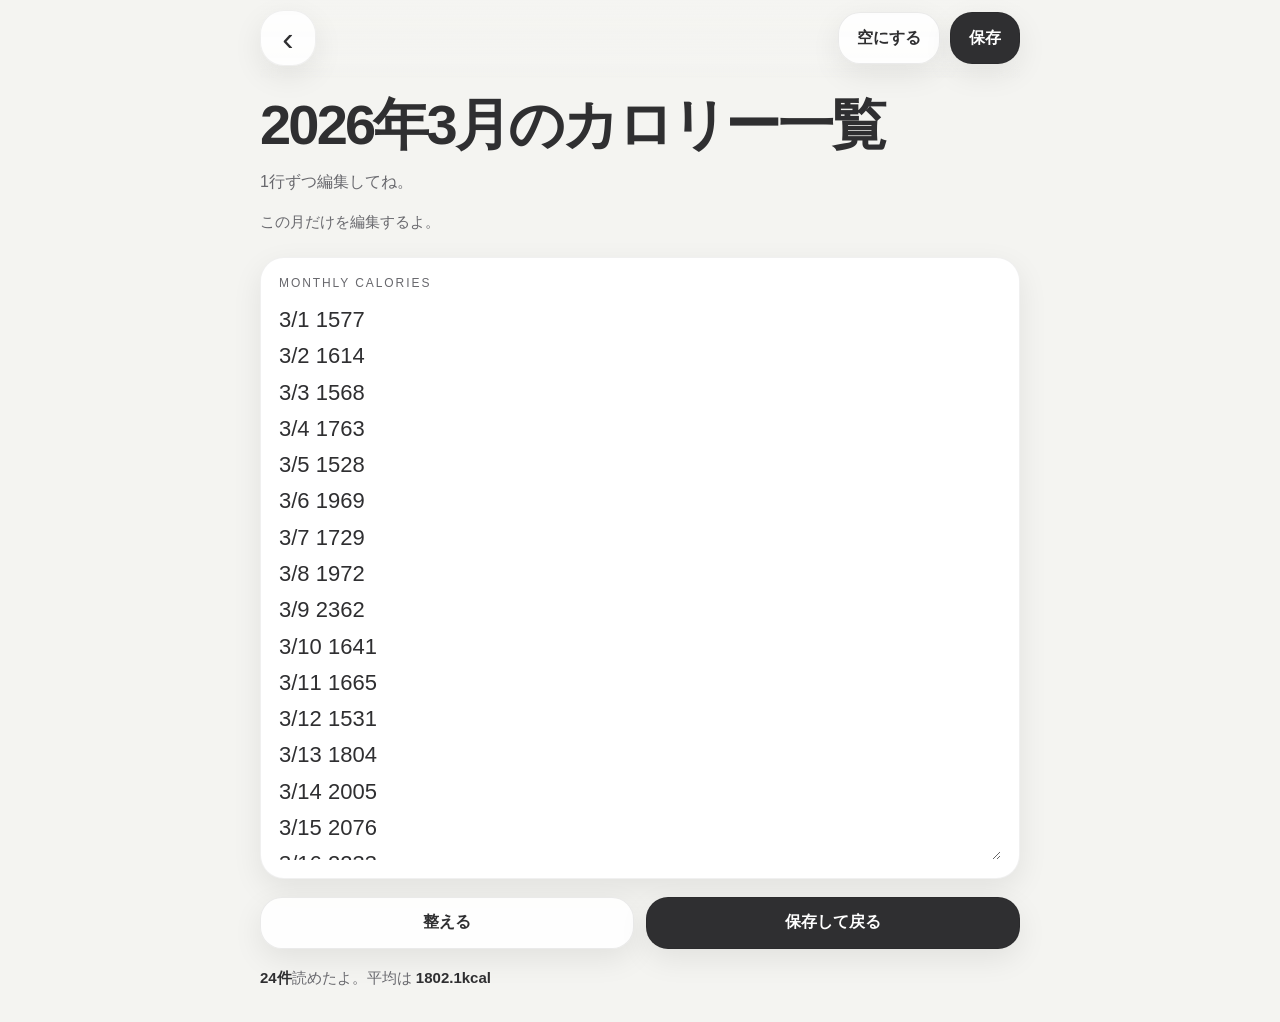
<file: health-calories-editor.html>
<!DOCTYPE html>
<html lang="ja">
<head>
  <meta charset="UTF-8" />
  <meta name="viewport" content="width=device-width, initial-scale=1.0, viewport-fit=cover" />
  <meta name="theme-color" content="#f4f4f1" />
  <meta name="apple-mobile-web-app-capable" content="yes" />
  <meta name="apple-mobile-web-app-status-bar-style" content="default" />
  <title>Calories Editor｜祐紀ユニバース</title>
  <style>
    :root{
      --bg:#f4f4f1;
      --surface:#ffffff;
      --line:rgba(0,0,0,.1);
      --text:#2f2f31;
      --sub:#68686d;
      --shadow:0 10px 30px rgba(0,0,0,.08);
      --radius:24px;
    }
    *{box-sizing:border-box;-webkit-tap-highlight-color:transparent;}
    html,body{margin:0;min-height:100%;background:var(--bg);color:var(--text);font-family:-apple-system,BlinkMacSystemFont,"Hiragino Sans","Yu Gothic","Noto Sans JP",sans-serif;-webkit-text-size-adjust:100%;}
    body{padding:0 18px calc(22px + env(safe-area-inset-bottom));}
    .app{width:min(760px,100%);margin:0 auto;min-height:100dvh;}
    .topbar{position:sticky;top:0;z-index:20;background:linear-gradient(180deg, rgba(244,244,241,.96) 0%, rgba(244,244,241,.88) 74%, rgba(244,244,241,0) 100%);padding-top:max(10px, env(safe-area-inset-top));padding-bottom:12px;backdrop-filter:blur(10px);display:flex;align-items:center;justify-content:space-between;gap:12px;}
    .left-tools,.right-tools{display:flex;align-items:center;gap:10px;}
    .icon-btn,.text-btn{border:none;background:rgba(255,255,255,.88);color:var(--text);box-shadow:var(--shadow);font-family:inherit;}
    .icon-btn{width:56px;height:56px;border-radius:24px;font-size:34px;display:grid;place-items:center;line-height:1;cursor:pointer;border:1px solid rgba(0,0,0,.06);}
    .text-btn{height:52px;padding:0 18px;border-radius:22px;font-size:16px;font-weight:700;cursor:pointer;border:1px solid rgba(0,0,0,.08);}
    .text-btn.primary{background:#2f2f31;color:#fff;}
    .screen{padding:6px 0 10px;}
    h1{font-size:clamp(34px, 7vw, 56px);line-height:1.04;letter-spacing:-.05em;margin:12px 0 0;}
    .sub{font-size:16px;line-height:1.7;color:var(--sub);margin:14px 0 0;}
    .meta{font-size:15px;line-height:1.7;color:var(--sub);margin:14px 0 0;}
    .editor-card{margin-top:22px;background:var(--surface);border-radius:var(--radius);border:1px solid rgba(0,0,0,.06);box-shadow:var(--shadow);padding:18px;}
    .editor-label{font-size:12px;letter-spacing:.16em;text-transform:uppercase;color:var(--sub);margin-bottom:12px;}
    textarea{display:block;width:100%;min-height:62dvh;border:none;outline:none;resize:vertical;background:transparent;color:var(--text);font-family:inherit;font-size:22px;line-height:1.65;padding:0;margin:0;}
    .helper{font-size:14px;color:var(--sub);line-height:1.7;margin-top:14px;}
    .bottom-actions{display:flex;gap:12px;flex-wrap:wrap;margin-top:18px;}
    .bottom-actions .text-btn{flex:1 1 180px;justify-content:center;}
    .status{margin-top:16px;font-size:15px;line-height:1.7;color:var(--sub);}
    .status strong{color:var(--text);font-weight:800;}
    @media (max-width:520px){
      textarea{min-height:58dvh;font-size:20px;}
      .text-btn{height:48px;padding:0 16px;}
      .icon-btn{width:52px;height:52px;border-radius:22px;font-size:30px;}
      h1{font-size:clamp(28px, 11vw, 46px);}
    }
  </style>
</head>
<body>
  <div class="app">
    <div class="topbar">
      <div class="left-tools">
        <button class="icon-btn" id="backBtn" aria-label="戻る">‹</button>
      </div>
      <div class="right-tools">
        <button class="text-btn" id="clearBtn" type="button">空にする</button>
        <button class="text-btn primary" id="saveBtn" type="button">保存</button>
      </div>
    </div>

    <div class="screen">
      <h1 id="editorTitle">カロリー一覧</h1>
      <p class="sub" id="editorSubtitle">1行ごとに編集してね。</p>
      <p class="meta" id="editorMeta">平均を計算できる形で表示するよ。</p>

      <section class="editor-card">
        <div class="editor-label" id="editorLabel">Calories</div>
        <textarea id="editorText" spellcheck="false" autocomplete="off" autocapitalize="off"></textarea>
      </section>

      <div class="bottom-actions">
        <button class="text-btn" id="formatBtn" type="button">整える</button>
        <button class="text-btn primary" id="saveBottomBtn" type="button">保存して戻る</button>
      </div>

      <div class="status" id="statusText">—</div>
    </div>
  </div>

  <script>
    const healthLegacyKey = 'yuki_home_health_v4';
    const healthRecordsKey = 'yuki_home_health_records_v1';
    const healthSeedVersionKey = 'yuki_home_health_seed_version';
    const healthSeedVersion = '2026-03-25-seed-v5';
    const healthSeedRecords = [{"day":"2026-01-20","weight":"","calories":"1587"},{"day":"2026-01-21","weight":"92.0","calories":"1563"},{"day":"2026-01-22","weight":"","calories":"1701"},{"day":"2026-01-23","weight":"","calories":"1505"},{"day":"2026-01-24","weight":"","calories":"1646"},{"day":"2026-01-25","weight":"89.5","calories":"1700"},{"day":"2026-01-26","weight":"89.3","calories":"1794"},{"day":"2026-01-27","weight":"","calories":"1722"},{"day":"2026-01-28","weight":"89.6","calories":"1782"},{"day":"2026-01-29","weight":"","calories":"1618"},{"day":"2026-01-30","weight":"89.7","calories":"1506"},{"day":"2026-01-31","weight":"","calories":"1714"},{"day":"2026-02-01","weight":"89.1","calories":"1994"},{"day":"2026-02-02","weight":"88.8","calories":"1577"},{"day":"2026-02-03","weight":"89.1","calories":"1558"},{"day":"2026-02-04","weight":"88.8","calories":"1581"},{"day":"2026-02-05","weight":"89.3","calories":"1752"},{"day":"2026-02-06","weight":"","calories":"1521"},{"day":"2026-02-07","weight":"88.9","calories":"1803"},{"day":"2026-02-08","weight":"89.2","calories":"1283"},{"day":"2026-02-09","weight":"","calories":"2549"},{"day":"2026-02-10","weight":"","calories":"1570"},{"day":"2026-02-11","weight":"89.2","calories":"2092"},{"day":"2026-02-12","weight":"89.2","calories":"1589"},{"day":"2026-02-13","weight":"88.5","calories":"1486"},{"day":"2026-02-14","weight":"","calories":"1616"},{"day":"2026-02-15","weight":"88.3","calories":"1575"},{"day":"2026-02-16","weight":"88.8","calories":"1687"},{"day":"2026-02-17","weight":"88.8","calories":"2075"},{"day":"2026-02-18","weight":"89.1","calories":"1412"},{"day":"2026-02-19","weight":"","calories":"2388"},{"day":"2026-02-20","weight":"","calories":"1967"},{"day":"2026-02-21","weight":"","calories":"2138"},{"day":"2026-02-22","weight":"","calories":"2028"},{"day":"2026-02-23","weight":"","calories":"2700"},{"day":"2026-02-24","weight":"","calories":"2023"},{"day":"2026-02-25","weight":"89.6","calories":"1556"},{"day":"2026-02-26","weight":"","calories":"1552"},{"day":"2026-02-27","weight":"","calories":"2055"},{"day":"2026-02-28","weight":"89.0","calories":"1619"},{"day":"2026-03-01","weight":"88.8","calories":"1577"},{"day":"2026-03-02","weight":"88.9","calories":"1614"},{"day":"2026-03-03","weight":"88.2","calories":"1568"},{"day":"2026-03-04","weight":"","calories":"1763"},{"day":"2026-03-05","weight":"88.0","calories":"1528"},{"day":"2026-03-06","weight":"88.3","calories":"1969"},{"day":"2026-03-07","weight":"88.3","calories":"1729"},{"day":"2026-03-08","weight":"88.4","calories":"1972"},{"day":"2026-03-09","weight":"88.5","calories":"2362"},{"day":"2026-03-10","weight":"88.6","calories":"1641"},{"day":"2026-03-11","weight":"87.8","calories":"1665"},{"day":"2026-03-12","weight":"","calories":"1531"},{"day":"2026-03-13","weight":"87.6","calories":"1804"},{"day":"2026-03-14","weight":"87.8","calories":"2005"},{"day":"2026-03-15","weight":"","calories":"2076"},{"day":"2026-03-16","weight":"88.0","calories":"2233"},{"day":"2026-03-17","weight":"","calories":"1576"},{"day":"2026-03-18","weight":"88.2","calories":"1576"},{"day":"2026-03-19","weight":"88.0","calories":"2285"},{"day":"2026-03-20","weight":"","calories":"1416"},{"day":"2026-03-21","weight":"88.1","calories":"2700"},{"day":"2026-03-22","weight":"","calories":"1496"},{"day":"2026-03-23","weight":"87.9","calories":"1505"},{"day":"2026-03-24","weight":"","calories":"1660"}];
    const healthSeedCalorieCorrections = {"2026-03-01":"1577","2026-03-02":"1614","2026-03-03":"1568","2026-03-04":"1763","2026-03-05":"1528","2026-03-06":"1969","2026-03-07":"1729","2026-03-08":"1972","2026-03-09":"2362","2026-03-10":"1641","2026-03-11":"1665","2026-03-12":"1531","2026-03-13":"1804","2026-03-14":"2005","2026-03-15":"2076","2026-03-16":"2233","2026-03-17":"1576","2026-03-18":"1576","2026-03-19":"2285","2026-03-20":"1416","2026-03-21":"2700","2026-03-22":"1496","2026-03-23":"1505","2026-03-24":"1660"};

    function loadJson(key, fallback){
      try{
        const raw = localStorage.getItem(key);
        return raw ? JSON.parse(raw) : fallback;
      }catch{
        return fallback;
      }
    }
    function saveJson(key, value){ localStorage.setItem(key, JSON.stringify(value)); }
    function uid(){ return 'health-' + Math.random().toString(36).slice(2, 11); }
    function parseNumber(value){
      if(value == null) return null;
      const cleaned = String(value).replace(/,/g,'').replace(/[^\d.\-]/g,'').trim();
      if(!cleaned) return null;
      const num = Number(cleaned);
      return Number.isFinite(num) ? num : null;
    }
    function normalizeDay(value){
      if(!value) return '';
      const cleaned = String(value).trim().replace(/[./]/g, '-').replace(/\s+/g, '');
      const match = cleaned.match(/^(\d{4})-(\d{1,2})-(\d{1,2})$/);
      if(!match) return '';
      const [, year, month, date] = match;
      return `${year}-${String(month).padStart(2,'0')}-${String(date).padStart(2,'0')}`;
    }
    function sortRecords(records){ return [...records].sort((a,b) => (a.day < b.day ? 1 : -1)); }
    function ensureMigrated(){
      const current = loadJson(healthRecordsKey, null);
      if(Array.isArray(current)) return;
      const legacy = loadJson(healthLegacyKey, { weight:'', calories:'' });
      const hasLegacyValue = legacy && (String(legacy.weight || '').trim() || String(legacy.calories || '').trim());
      if(!hasLegacyValue){ saveJson(healthRecordsKey, []); return; }
      const d = new Date();
      const today = `${d.getFullYear()}-${String(d.getMonth()+1).padStart(2,'0')}-${String(d.getDate()).padStart(2,'0')}`;
      saveJson(healthRecordsKey, [{ id: uid(), day: today, weight: String(legacy.weight || '').trim(), calories: String(legacy.calories || '').trim(), ts: Date.now() }]);
    }
    function mergeSeedRecords(existing, incoming){
      const map = new Map();
      (Array.isArray(existing) ? existing : []).forEach(record => {
        if(!record || !record.day) return;
        map.set(record.day, { ...record });
      });
      incoming.forEach(seed => {
        const current = map.get(seed.day);
        if(current){
          map.set(seed.day, { ...current, weight: String(current.weight || '').trim() || String(seed.weight || '').trim(), calories: String(current.calories || '').trim() || String(seed.calories || '').trim(), ts: current.ts || Date.now() });
        }else{
          map.set(seed.day, { id: uid(), day: seed.day, weight: String(seed.weight || '').trim(), calories: String(seed.calories || '').trim(), ts: Date.now() });
        }
      });
      return Array.from(map.values());
    }
    function applySeedCorrections(records){
      const map = new Map(records.map(record => [record.day, { ...record }]));
      Object.entries(healthSeedCalorieCorrections).forEach(([day, calories]) => {
        const current = map.get(day);
        if(current){ current.calories = String(calories); current.ts = current.ts || Date.now(); map.set(day, current); }
        else{ map.set(day, { id: uid(), day, weight:'', calories:String(calories), ts: Date.now() }); }
      });
      return Array.from(map.values());
    }
    function getLatestRecord(records){ return sortRecords(records).find(record => String(record.weight || '').trim() || String(record.calories || '').trim()) || null; }
    function syncLegacyLatest(records){
      const latest = getLatestRecord(records);
      if(latest) saveJson(healthLegacyKey, { weight: latest.weight || '', calories: latest.calories || '' });
      else saveJson(healthLegacyKey, { weight:'', calories:'' });
    }
    function ensureSeedData(){
      if(localStorage.getItem(healthSeedVersionKey) === healthSeedVersion) return;
      ensureMigrated();
      const existing = loadJson(healthRecordsKey, []);
      const merged = mergeSeedRecords(existing, healthSeedRecords);
      const corrected = applySeedCorrections(merged);
      saveJson(healthRecordsKey, sortRecords(corrected));
      syncLegacyLatest(corrected);
      localStorage.setItem(healthSeedVersionKey, healthSeedVersion);
    }
    function getHealthRecords(){ ensureMigrated(); ensureSeedData(); const records = loadJson(healthRecordsKey, []); return Array.isArray(records) ? sortRecords(records) : []; }
    function saveHealthRecords(records){ saveJson(healthRecordsKey, sortRecords(records)); }

    const params = new URLSearchParams(window.location.search);
    const scope = params.get('scope') === 'all' ? 'all' : 'month';
    const selectedDay = normalizeDay(params.get('day')) || '2026-03-24';
    const selectedMonth = (params.get('month') && /^\d{4}-\d{2}$/.test(params.get('month'))) ? params.get('month') : selectedDay.slice(0, 7);
    const returnUrl = `health.html?day=${encodeURIComponent(selectedDay)}`;

    const editorTitle = document.getElementById('editorTitle');
    const editorSubtitle = document.getElementById('editorSubtitle');
    const editorMeta = document.getElementById('editorMeta');
    const editorLabel = document.getElementById('editorLabel');
    const editorText = document.getElementById('editorText');
    const statusText = document.getElementById('statusText');

    function formatMonthTitle(monthKey){
      const [year, month] = monthKey.split('-');
      return `${Number(year)}年${Number(month)}月`;
    }
    function formatShortDay(day){
      const [, month, date] = day.split('-');
      return `${Number(month)}/${Number(date)}`;
    }
    function formatAverage(value){
      return Number.isFinite(value) ? `${value.toFixed(1)}kcal` : '—';
    }
    function getScopeRecords(records){
      const calorieRecords = records.filter(record => parseNumber(record.calories) != null).sort((a,b) => (a.day > b.day ? 1 : -1));
      return scope === 'all' ? calorieRecords : calorieRecords.filter(record => record.day.startsWith(selectedMonth));
    }
    function buildText(records){
      return records.map(record => `${formatShortDay(record.day)} ${Math.round(parseNumber(record.calories)).toString()}`).join('\n');
    }

    function renderEditor(){
      const records = getHealthRecords();
      const scopeRecords = getScopeRecords(records);
      const firstCalorieRecord = records.filter(record => parseNumber(record.calories) != null).sort((a,b) => (a.day > b.day ? 1 : -1))[0];
      if(scope === 'all'){
        const firstLabel = firstCalorieRecord ? formatShortDay(firstCalorieRecord.day) : '開始日';
        editorTitle.textContent = `摂取カロリー${firstLabel}〜`; 
        editorSubtitle.textContent = '1行ずつ編集してね。';
        editorMeta.textContent = '月/日 kcal の形で並んでるよ。';
        editorLabel.textContent = 'All calories';
      }else{
        editorTitle.textContent = `${formatMonthTitle(selectedMonth)}のカロリー一覧`;
        editorSubtitle.textContent = '1行ずつ編集してね。';
        editorMeta.textContent = 'この月だけを編集するよ。';
        editorLabel.textContent = 'Monthly calories';
      }
      editorText.value = buildText(scopeRecords);
      updateStatus();
    }

    function updateStatus(customMessage=''){
      const entries = parseEditorText(true);
      if(customMessage){ statusText.textContent = customMessage; return; }
      if(!entries.length){
        statusText.textContent = scope === 'all' ? 'まだカロリー行がないよ。' : `${formatMonthTitle(selectedMonth)}のカロリー行はまだないよ。`;
        return;
      }
      const avg = entries.reduce((sum, entry) => sum + entry.calories, 0) / entries.length;
      statusText.innerHTML = `<strong>${entries.length}件</strong>読めたよ。平均は <strong>${formatAverage(avg)}</strong>`;
    }

    function parseEditorText(silent=false){
      const lines = editorText.value.split(/\r?\n/);
      const results = [];
      const currentYear = (scope === 'month' ? selectedMonth.slice(0,4) : ((getHealthRecords().slice(-1)[0]?.day || selectedDay).slice(0,4)));
      for(let i=0;i<lines.length;i++){
        const raw = lines[i].trim();
        if(!raw) continue;
        const match = raw.match(/^(?:(\d{4})[\/.-])?(\d{1,2})[\/.-](\d{1,2})\s+(\d+(?:\.\d+)?)\s*(?:kcal)?$/i);
        if(!match){
          if(!silent){ alert(`${i+1}行目が読めなかったよ。\n「3/24 1660」みたいに書いてね。`); }
          return [];
        }
        let [, year, month, date, calories] = match;
        year = year || currentYear;
        month = String(Number(month)).padStart(2,'0');
        date = String(Number(date)).padStart(2,'0');
        const day = `${year}-${month}-${date}`;
        if(scope === 'month' && !day.startsWith(selectedMonth)){
          if(!silent){ alert(`${i+1}行目は${formatMonthTitle(selectedMonth)}の外の日付になってるよ。`); }
          return [];
        }
        results.push({ day, calories: Math.round(Number(calories)) });
      }
      return results.sort((a,b) => (a.day > b.day ? 1 : -1));
    }

    function saveEditor(shouldReturn=false){
      const parsed = parseEditorText(false);
      if(editorText.value.trim() && !parsed.length) return;

      const records = getHealthRecords();
      const map = new Map(records.map(record => [record.day, { ...record }]));
      const targetDays = Array.from(map.keys()).filter(day => scope === 'all' ? true : day.startsWith(selectedMonth));

      targetDays.forEach(day => {
        const current = map.get(day);
        if(!current) return;
        current.calories = '';
        if(!String(current.weight || '').trim()){
          map.delete(day);
        }else{
          map.set(day, current);
        }
      });

      parsed.forEach(entry => {
        const current = map.get(entry.day) || { id: uid(), day: entry.day, weight:'', calories:'', ts: Date.now() };
        current.calories = String(entry.calories);
        current.ts = Date.now();
        map.set(entry.day, current);
      });

      const next = Array.from(map.values()).filter(record => String(record.weight || '').trim() || String(record.calories || '').trim());
      saveHealthRecords(next);
      syncLegacyLatest(next);
      updateStatus('保存したよ。');
      if(shouldReturn){
        setTimeout(() => { window.location.href = returnUrl; }, 120);
      }
    }

    document.getElementById('backBtn').addEventListener('click', () => {
      window.location.href = returnUrl;
    });
    document.getElementById('clearBtn').addEventListener('click', () => {
      editorText.value = '';
      updateStatus();
    });
    document.getElementById('formatBtn').addEventListener('click', () => {
      const parsed = parseEditorText(false);
      if(editorText.value.trim() && !parsed.length) return;
      editorText.value = parsed.map(entry => `${formatShortDay(entry.day)} ${entry.calories}`).join('\n');
      updateStatus();
    });
    document.getElementById('saveBtn').addEventListener('click', () => saveEditor(false));
    document.getElementById('saveBottomBtn').addEventListener('click', () => saveEditor(true));
    editorText.addEventListener('input', () => updateStatus());

    renderEditor();
  </script>
</body>
</html>
</file>
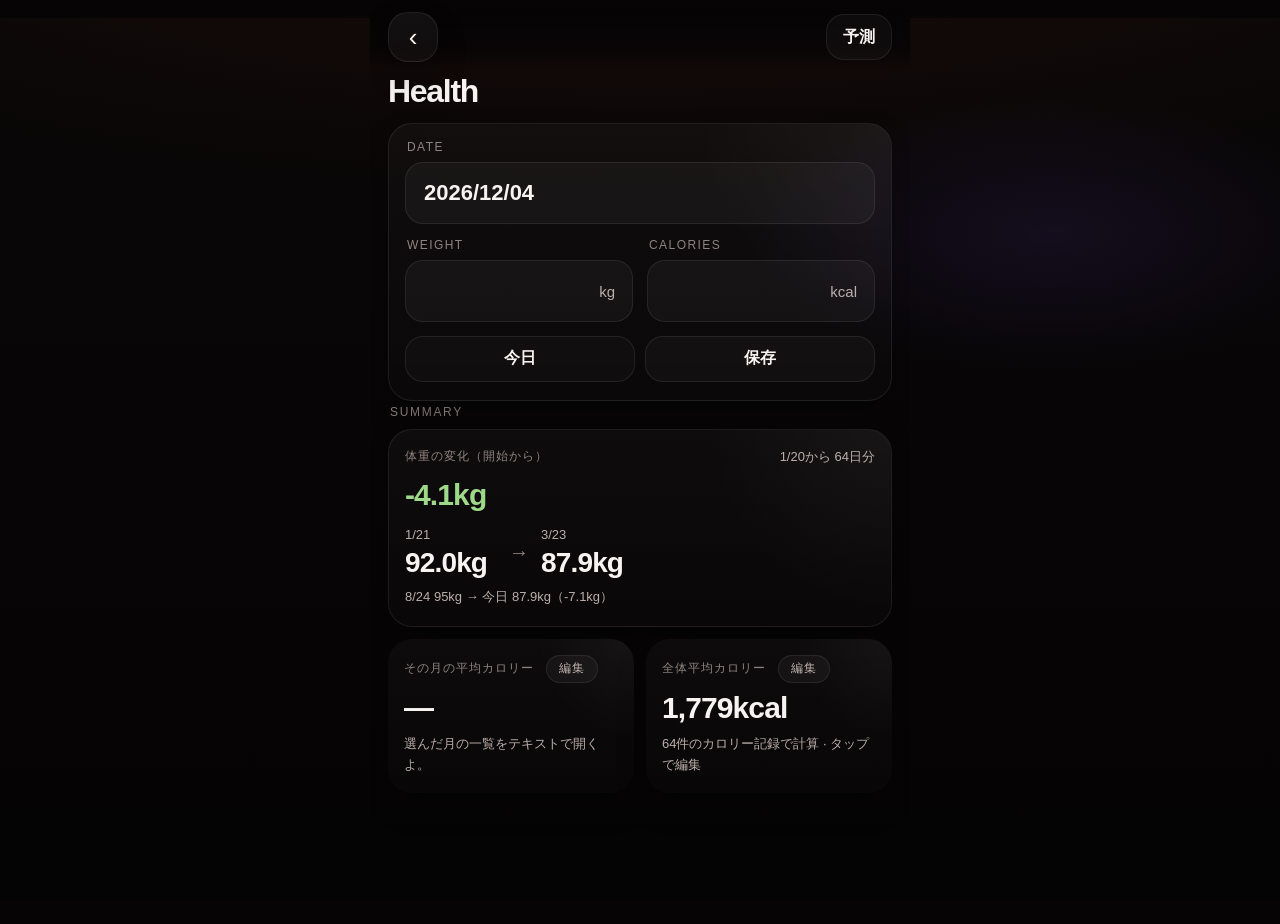
<file: health.html>
<!DOCTYPE html>
<html lang="ja">
<head>
  <meta charset="UTF-8" />
  <meta name="viewport" content="width=device-width, initial-scale=1.0, viewport-fit=cover" />
  <meta name="theme-color" content="#060405" />
  <meta name="apple-mobile-web-app-capable" content="yes" />
  <meta name="apple-mobile-web-app-status-bar-style" content="black-translucent" />
  <title>Health｜祐紀ユニバース</title>
  <link rel="stylesheet" href="style.css" />
</head>
<body>
  <div class="app">
    <section class="view active">
      <div class="nav">
        <div class="nav-row">
          <button class="icon-btn" id="backHome" aria-label="ホームへ戻る">‹</button>
          <div class="nav-title"></div>
          <div class="nav-actions">
            <button class="sub-button" type="button" id="predictBtn">予測</button>
          </div>
        </div>
      </div>

      <div class="screen-head">
        <h1 class="screen-title">Health</h1>
      </div>

      <section class="editor-shell health-shell" style="min-height:auto;">
        <div class="health-form-grid">
          <label class="health-field health-field-full">
            <span class="health-field-label">Date</span>
            <input id="healthDateInput" class="health-input health-date-input" type="text" inputmode="numeric" placeholder="2026/03/24" autocomplete="off" spellcheck="false" />
          </label>

          <label class="health-field">
            <span class="health-field-label">Weight</span>
            <div class="health-input-wrap">
              <input id="weightInput" class="health-input" type="text" inputmode="decimal" placeholder="" />
              <span class="health-suffix">kg</span>
            </div>
          </label>

          <label class="health-field">
            <span class="health-field-label">Calories</span>
            <div class="health-input-wrap">
              <input id="calInput" class="health-input" type="text" inputmode="numeric" placeholder="" />
              <span class="health-suffix">kcal</span>
            </div>
          </label>
        </div>

        <div class="health-actions">
          <button class="sub-button secondary" type="button" id="todayBtn">今日</button>
          <button class="sub-button" type="button" id="saveHealthBtn">保存</button>
        </div>
      </section>

      <div class="section-title">Summary</div>
      <section class="sheet-card health-focus-card">
        <div class="health-focus-top">
          <div class="health-stat-eyebrow">体重の変化（開始から）</div>
          <div class="health-focus-period" id="recordPeriod">—</div>
        </div>

        <div class="health-focus-delta health-stat-value" id="weightChange">—</div>

        <div class="health-focus-row">
          <div class="health-focus-point">
            <div class="health-focus-label" id="weightStartDay">—</div>
            <div class="health-focus-weight" id="weightStartValue">—</div>
          </div>

          <div class="health-focus-arrow">→</div>

          <div class="health-focus-point">
            <div class="health-focus-label" id="weightLatestDay">—</div>
            <div class="health-focus-weight" id="weightLatestValue">—</div>
          </div>
        </div>

        <div class="health-stat-note" id="weightChangeNote">8/24 95kg → 今日の体重 をここに出すよ。</div>
      </section>

      <section class="health-stats-grid">
        <button class="sheet-card health-stat-card health-stat-button" type="button" id="monthAvgCard" aria-label="その月のカロリー一覧を編集">
          <div class="health-stat-card-top">
            <div class="health-stat-eyebrow">その月の平均カロリー</div>
            <span class="health-stat-linkbadge">編集</span>
          </div>
          <div class="health-stat-value" id="monthAvgCalories">—</div>
          <div class="health-stat-note" id="monthAvgCaloriesNote">選んだ月の一覧をテキストで開くよ。</div>
        </button>

        <button class="sheet-card health-stat-card health-stat-button" type="button" id="overallAvgCard" aria-label="全体のカロリー一覧を編集">
          <div class="health-stat-card-top">
            <div class="health-stat-eyebrow">全体平均カロリー</div>
            <span class="health-stat-linkbadge">編集</span>
          </div>
          <div class="health-stat-value" id="overallAvgCalories">—</div>
          <div class="health-stat-note" id="overallAvgCaloriesNote">全体一覧をテキストで開くよ。</div>
        </button>
      </section>
    </section>
  </div>

  <script>
    const healthLegacyKey = 'yuki_home_health_v4';
    const healthRecordsKey = 'yuki_home_health_records_v1';
    const healthSeedVersionKey = 'yuki_home_health_seed_version';
    const healthSeedVersion = '2026-03-25-seed-v5';
    const baselineWeight = 95;
    const baselineLabel = '8/24 95kg';

    const healthSeedRecords = [{"day":"2026-01-20","weight":"","calories":"1587"},{"day":"2026-01-21","weight":"92.0","calories":"1563"},{"day":"2026-01-22","weight":"","calories":"1701"},{"day":"2026-01-23","weight":"","calories":"1505"},{"day":"2026-01-24","weight":"","calories":"1646"},{"day":"2026-01-25","weight":"89.5","calories":"1700"},{"day":"2026-01-26","weight":"89.3","calories":"1794"},{"day":"2026-01-27","weight":"","calories":"1722"},{"day":"2026-01-28","weight":"89.6","calories":"1782"},{"day":"2026-01-29","weight":"","calories":"1618"},{"day":"2026-01-30","weight":"89.7","calories":"1506"},{"day":"2026-01-31","weight":"","calories":"1714"},{"day":"2026-02-01","weight":"89.1","calories":"1994"},{"day":"2026-02-02","weight":"88.8","calories":"1577"},{"day":"2026-02-03","weight":"89.1","calories":"1558"},{"day":"2026-02-04","weight":"88.8","calories":"1581"},{"day":"2026-02-05","weight":"89.3","calories":"1752"},{"day":"2026-02-06","weight":"","calories":"1521"},{"day":"2026-02-07","weight":"88.9","calories":"1803"},{"day":"2026-02-08","weight":"89.2","calories":"1283"},{"day":"2026-02-09","weight":"","calories":"2549"},{"day":"2026-02-10","weight":"","calories":"1570"},{"day":"2026-02-11","weight":"89.2","calories":"2092"},{"day":"2026-02-12","weight":"89.2","calories":"1589"},{"day":"2026-02-13","weight":"88.5","calories":"1486"},{"day":"2026-02-14","weight":"","calories":"1616"},{"day":"2026-02-15","weight":"88.3","calories":"1575"},{"day":"2026-02-16","weight":"88.8","calories":"1687"},{"day":"2026-02-17","weight":"88.8","calories":"2075"},{"day":"2026-02-18","weight":"89.1","calories":"1412"},{"day":"2026-02-19","weight":"","calories":"2388"},{"day":"2026-02-20","weight":"","calories":"1967"},{"day":"2026-02-21","weight":"","calories":"2138"},{"day":"2026-02-22","weight":"","calories":"2028"},{"day":"2026-02-23","weight":"","calories":"2700"},{"day":"2026-02-24","weight":"","calories":"2023"},{"day":"2026-02-25","weight":"89.6","calories":"1556"},{"day":"2026-02-26","weight":"","calories":"1552"},{"day":"2026-02-27","weight":"","calories":"2055"},{"day":"2026-02-28","weight":"89.0","calories":"1619"},{"day":"2026-03-01","weight":"88.8","calories":"1577"},{"day":"2026-03-02","weight":"88.9","calories":"1614"},{"day":"2026-03-03","weight":"88.2","calories":"1568"},{"day":"2026-03-04","weight":"","calories":"1763"},{"day":"2026-03-05","weight":"88.0","calories":"1528"},{"day":"2026-03-06","weight":"88.3","calories":"1969"},{"day":"2026-03-07","weight":"88.3","calories":"1729"},{"day":"2026-03-08","weight":"88.4","calories":"1972"},{"day":"2026-03-09","weight":"88.5","calories":"2362"},{"day":"2026-03-10","weight":"88.6","calories":"1641"},{"day":"2026-03-11","weight":"87.8","calories":"1665"},{"day":"2026-03-12","weight":"","calories":"1531"},{"day":"2026-03-13","weight":"87.6","calories":"1804"},{"day":"2026-03-14","weight":"87.8","calories":"2005"},{"day":"2026-03-15","weight":"","calories":"2076"},{"day":"2026-03-16","weight":"88.0","calories":"2233"},{"day":"2026-03-17","weight":"","calories":"1576"},{"day":"2026-03-18","weight":"88.2","calories":"1576"},{"day":"2026-03-19","weight":"88.0","calories":"2285"},{"day":"2026-03-20","weight":"","calories":"1416"},{"day":"2026-03-21","weight":"88.1","calories":"2700"},{"day":"2026-03-22","weight":"","calories":"1496"},{"day":"2026-03-23","weight":"87.9","calories":"1505"},{"day":"2026-03-24","weight":"","calories":"1660"}];
    const healthSeedCalorieCorrections = {"2026-03-01":"1577","2026-03-02":"1614","2026-03-03":"1568","2026-03-04":"1763","2026-03-05":"1528","2026-03-06":"1969","2026-03-07":"1729","2026-03-08":"1972","2026-03-09":"2362","2026-03-10":"1641","2026-03-11":"1665","2026-03-12":"1531","2026-03-13":"1804","2026-03-14":"2005","2026-03-15":"2076","2026-03-16":"2233","2026-03-17":"1576","2026-03-18":"1576","2026-03-19":"2285","2026-03-20":"1416","2026-03-21":"2700","2026-03-22":"1496","2026-03-23":"1505","2026-03-24":"1660"};

    function loadJson(key, fallback){
      try {
        const raw = localStorage.getItem(key);
        return raw ? JSON.parse(raw) : fallback;
      } catch {
        return fallback;
      }
    }
    function saveJson(key, value){ localStorage.setItem(key, JSON.stringify(value)); }
    function toNumber(value){
      if(value == null) return null;
      const cleaned = String(value).replace(/,/g, '').replace(/[^\d.\-]/g, '').trim();
      if(!cleaned) return null;
      const num = Number(cleaned);
      return Number.isFinite(num) ? num : null;
    }
    function getTodayKey(){
      const d = new Date();
      return `${d.getFullYear()}-${String(d.getMonth()+1).padStart(2,'0')}-${String(d.getDate()).padStart(2,'0')}`;
    }
    function normalizeDay(value){
      if(!value) return '';
      const cleaned = String(value).trim().replace(/[./]/g, '-').replace(/\s+/g, '');
      const match = cleaned.match(/^(\d{4})-(\d{1,2})-(\d{1,2})$/);
      if(!match) return '';
      const [, year, month, date] = match;
      return `${year}-${String(month).padStart(2,'0')}-${String(date).padStart(2,'0')}`;
    }
    function formatInputDay(day){
      return day ? day.replaceAll('-', '/') : '';
    }
    function formatShortDay(day){
      if(!day) return '—';
      const [, month, date] = day.split('-');
      return `${Number(month)}/${Number(date)}`;
    }
    function formatWeight(value){
      return Number.isFinite(value) ? `${value.toFixed(1)}kg` : '—';
    }
    function formatCalories(value){
      return Number.isFinite(value) ? `${Math.round(value).toLocaleString('ja-JP')}kcal` : '—';
    }
    function formatDelta(value){
      if(!Number.isFinite(value)) return '—';
      const sign = value > 0 ? '+' : '';
      return `${sign}${value.toFixed(1)}kg`;
    }
    function mergeSeedRecords(existing, incoming){
      const map = new Map();
      (Array.isArray(existing) ? existing : []).forEach(record => {
        if(!record || !record.day) return;
        map.set(record.day, { day: record.day, weight: String(record.weight || '').trim(), calories: String(record.calories || '').trim() });
      });
      incoming.forEach(seed => {
        const current = map.get(seed.day);
        if(current){
          map.set(seed.day, {
            day: seed.day,
            weight: String(current.weight || '').trim() || String(seed.weight || '').trim(),
            calories: String(current.calories || '').trim() || String(seed.calories || '').trim()
          });
        } else {
          map.set(seed.day, { day: seed.day, weight: String(seed.weight || '').trim(), calories: String(seed.calories || '').trim() });
        }
      });
      return [...map.values()].sort((a,b) => a.day.localeCompare(b.day));
    }
    function applySeedCorrections(records){
      const map = new Map(records.map(record => [record.day, { ...record }]));
      Object.entries(healthSeedCalorieCorrections).forEach(([day, calories]) => {
        const current = map.get(day);
        if(current){
          current.calories = String(calories);
          map.set(day, current);
        } else {
          map.set(day, { day, weight:'', calories:String(calories) });
        }
      });
      return [...map.values()].sort((a,b) => a.day.localeCompare(b.day));
    }
    function ensureHealthSeedData(){
      if(localStorage.getItem(healthSeedVersionKey) === healthSeedVersion) return;
      const existing = loadJson(healthRecordsKey, []);
      const merged = mergeSeedRecords(existing, healthSeedRecords);
      const corrected = applySeedCorrections(merged);
      const legacy = loadJson(healthLegacyKey, null);
      if(legacy && (legacy.weight || legacy.calories)) {
        const today = getTodayKey();
        const prev = corrected.find(item => item.day === today) || { day: today, weight:'', calories:'' };
        const withLegacy = corrected.filter(item => item.day !== today);
        withLegacy.push({
          day: today,
          weight: String(prev.weight || '').trim() || String(legacy.weight || '').trim(),
          calories: String(prev.calories || '').trim() || String(legacy.calories || '').trim()
        });
        withLegacy.sort((a,b) => a.day.localeCompare(b.day));
        saveJson(healthRecordsKey, withLegacy);
      } else {
        saveJson(healthRecordsKey, corrected);
      }
      localStorage.setItem(healthSeedVersionKey, healthSeedVersion);
    }
    function getHealthRecords(){
      ensureHealthSeedData();
      const records = loadJson(healthRecordsKey, []);
      return Array.isArray(records) ? [...records].sort((a,b) => a.day.localeCompare(b.day)) : [];
    }
    function updatePageDay(day){
      const next = new URL(window.location.href);
      next.searchParams.set('day', day);
      history.replaceState(null, '', next.toString());
    }

    const pageParams = new URLSearchParams(window.location.search);
    const healthDateInput = document.getElementById('healthDateInput');
    const weightInput = document.getElementById('weightInput');
    const calInput = document.getElementById('calInput');
    const recordPeriod = document.getElementById('recordPeriod');
    const weightChange = document.getElementById('weightChange');
    const weightStartDay = document.getElementById('weightStartDay');
    const weightStartValue = document.getElementById('weightStartValue');
    const weightLatestDay = document.getElementById('weightLatestDay');
    const weightLatestValue = document.getElementById('weightLatestValue');
    const weightChangeNote = document.getElementById('weightChangeNote');
    const monthAvgCalories = document.getElementById('monthAvgCalories');
    const monthAvgCaloriesNote = document.getElementById('monthAvgCaloriesNote');
    const overallAvgCalories = document.getElementById('overallAvgCalories');
    const overallAvgCaloriesNote = document.getElementById('overallAvgCaloriesNote');
    const monthAvgCard = document.getElementById('monthAvgCard');
    const overallAvgCard = document.getElementById('overallAvgCard');

    function openCaloriesEditor(scope){
      const day = normalizeDay(healthDateInput.value) || getTodayKey();
      const month = day.slice(0, 7);
      window.location.href = `health-calories-editor.html?scope=${encodeURIComponent(scope)}&day=${encodeURIComponent(day)}&month=${encodeURIComponent(month)}`;
    }

    function loadEntryForSelectedDate(){
      const day = normalizeDay(healthDateInput.value) || getTodayKey();
      healthDateInput.value = formatInputDay(day);
      updatePageDay(day);
      const records = getHealthRecords();
      const entry = records.find(item => item.day === day);
      weightInput.value = entry?.weight || '';
      calInput.value = entry?.calories || '';
      renderHealth();
    }

    function saveHealth(){
      const day = normalizeDay(healthDateInput.value) || getTodayKey();
      const weight = weightInput.value.trim();
      const calories = calInput.value.trim();
      const records = getHealthRecords().filter(item => item.day !== day);
      if(weight || calories){
        records.push({ day, weight, calories });
      }
      records.sort((a,b) => a.day.localeCompare(b.day));
      saveJson(healthRecordsKey, records);
      saveJson(healthLegacyKey, { weight, calories });
      healthDateInput.value = formatInputDay(day);
      updatePageDay(day);
      renderHealth();
      alert('保存したよ。');
    }

    function renderHealth(){
      const selectedDay = normalizeDay(healthDateInput.value) || getTodayKey();
      const records = getHealthRecords();
      const calorieRecords = records.filter(item => Number.isFinite(toNumber(item.calories)));
      const weightRecords = records.filter(item => Number.isFinite(toNumber(item.weight)));
      const allCount = calorieRecords.length;
      const firstCalorieRecord = calorieRecords[0];

      if(firstCalorieRecord && allCount){
        recordPeriod.textContent = `${formatShortDay(firstCalorieRecord.day)}から ${allCount}日分`;
      } else {
        recordPeriod.textContent = 'まだ記録なし';
      }

      if(weightRecords.length >= 2){
        const start = weightRecords[0];
        const latest = weightRecords[weightRecords.length - 1];
        const startWeight = toNumber(start.weight);
        const latestWeight = toNumber(latest.weight);
        const delta = latestWeight - startWeight;
        weightChange.textContent = formatDelta(delta);
        weightChange.classList.toggle('is-loss', delta < 0);
        weightChange.classList.toggle('is-gain', delta > 0);
        weightStartDay.textContent = formatShortDay(start.day);
        weightStartValue.textContent = formatWeight(startWeight);
        weightLatestDay.textContent = formatShortDay(latest.day);
        weightLatestValue.textContent = formatWeight(latestWeight);

        const baselineDelta = latestWeight - baselineWeight;
        weightChangeNote.textContent = `${baselineLabel} → 今日 ${latestWeight.toFixed(1)}kg（${baselineDelta > 0 ? '+' : ''}${baselineDelta.toFixed(1)}kg）`;
      } else {
        weightChange.textContent = '—';
        weightChange.classList.remove('is-loss', 'is-gain');
        weightStartDay.textContent = '—';
        weightStartValue.textContent = '—';
        weightLatestDay.textContent = '—';
        weightLatestValue.textContent = '—';
        weightChangeNote.textContent = `${baselineLabel} → 今日の体重 をここに出すよ。`;
      }

      if(calorieRecords.length){
        const total = calorieRecords.reduce((sum, item) => sum + toNumber(item.calories), 0);
        const avg = total / calorieRecords.length;
        overallAvgCalories.textContent = formatCalories(avg);
        overallAvgCaloriesNote.textContent = `${calorieRecords.length}件のカロリー記録で計算 · タップで編集`;
      } else {
        overallAvgCalories.textContent = '—';
        overallAvgCaloriesNote.textContent = '全体一覧をテキストで開くよ。';
      }

      const selectedMonth = selectedDay.slice(0, 7);
      const monthRecords = calorieRecords.filter(item => item.day.startsWith(selectedMonth));
      if(monthRecords.length){
        const total = monthRecords.reduce((sum, item) => sum + toNumber(item.calories), 0);
        const avg = total / monthRecords.length;
        monthAvgCalories.textContent = formatCalories(avg);
        monthAvgCaloriesNote.textContent = `${selectedMonth.replace('-', '.')} の ${monthRecords.length}件で計算 · タップで編集`;
      } else {
        monthAvgCalories.textContent = '—';
        monthAvgCaloriesNote.textContent = '選んだ月の一覧をテキストで開くよ。';
      }
    }

    document.getElementById('backHome').addEventListener('click', () => {
      window.location.href = 'index.html';
    });
    document.getElementById('predictBtn').addEventListener('click', () => {
      window.location.href = 'average-predict-generator-daily.html';
    });
    document.getElementById('todayBtn').addEventListener('click', () => {
      healthDateInput.value = formatInputDay(getTodayKey());
      loadEntryForSelectedDate();
    });
    document.getElementById('saveHealthBtn').addEventListener('click', saveHealth);
    healthDateInput.addEventListener('change', loadEntryForSelectedDate);
    healthDateInput.addEventListener('blur', loadEntryForSelectedDate);
    monthAvgCard.addEventListener('click', () => openCaloriesEditor('month'));
    overallAvgCard.addEventListener('click', () => openCaloriesEditor('all'));

    ensureHealthSeedData();
    healthDateInput.value = formatInputDay(normalizeDay(pageParams.get('day')) || getTodayKey());
    loadEntryForSelectedDate();
  </script>
</body>
</html>
</file>
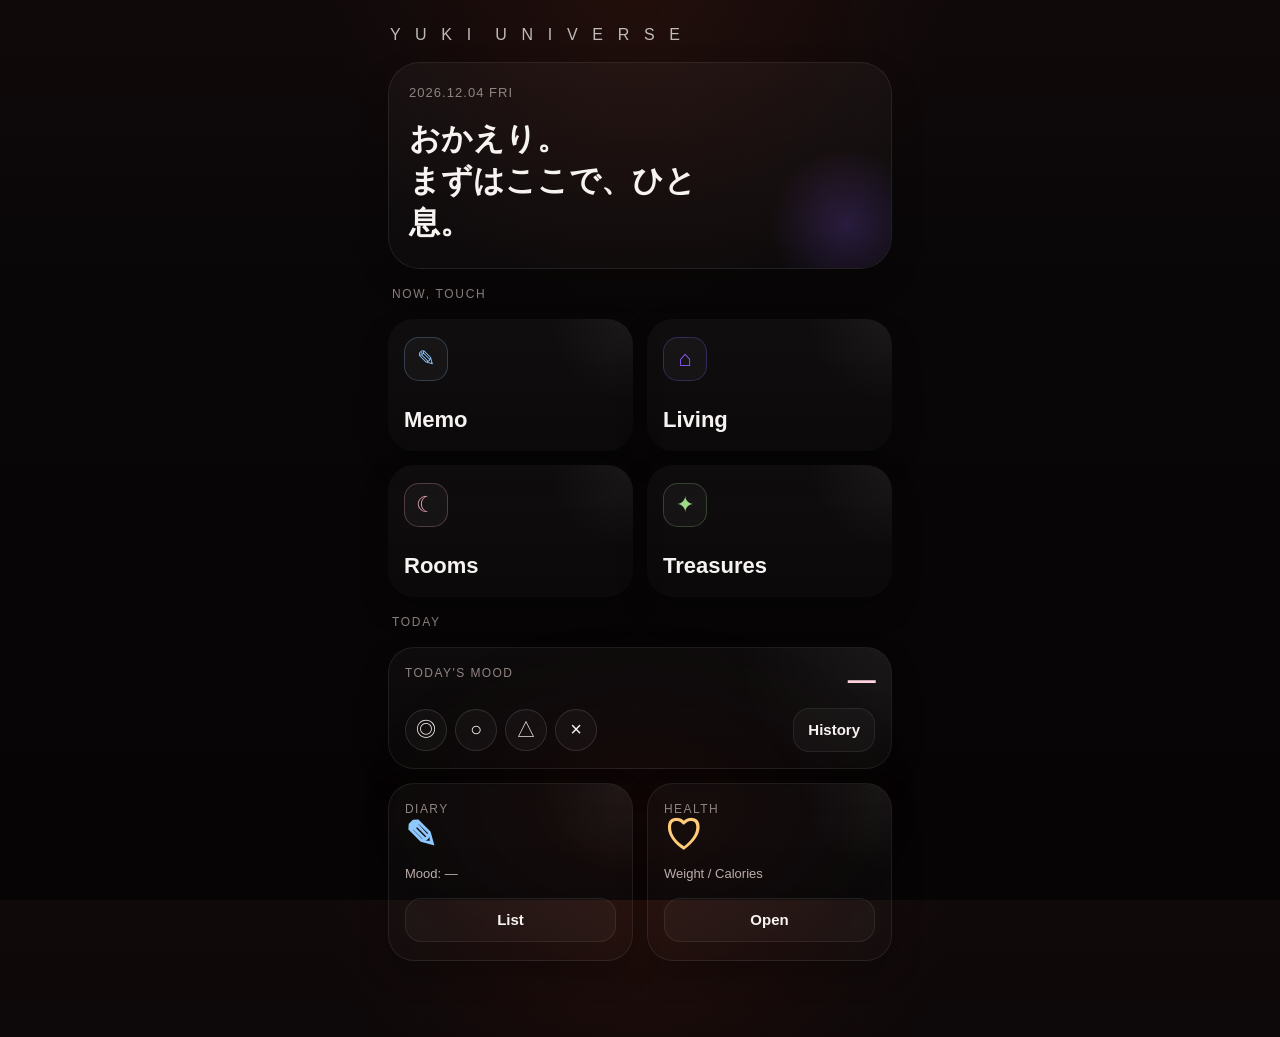
<file: index_fab_fixed2.html>
<!DOCTYPE html>
<html lang="ja">
<head>
  <meta charset="UTF-8" />
  <meta name="viewport" content="width=device-width, initial-scale=1.0, viewport-fit=cover" />
  <title>祐紀ユニバース｜帰る家</title>
  <style>

    :root{
      --bg:#060405;
      --bg-2:#0b0708;
      --surface:#191516;
      --surface-2:#221d1f;
      --surface-3:#2b2527;
      --line:rgba(255,255,255,.08);
      --text:#f7f3f1;
      --sub:#bcaeaa;
      --muted:#8f8480;
      --gold:#f3c96f;
      --move:#6c6bf0;
      --danger:#f16464;
      --shadow:0 14px 30px rgba(0,0,0,.24);
      --radius:24px;
      --row-h:88px;
      --action-w:84px;
      --fab-bottom:calc(36px + env(safe-area-inset-bottom));
    }
    *{box-sizing:border-box;-webkit-tap-highlight-color:transparent;}
    html,body{margin:0;height:100%;}
    body{
      font-family:-apple-system,BlinkMacSystemFont,"Hiragino Sans","Yu Gothic","Noto Sans JP",sans-serif;
      color:var(--text);
      background:
        radial-gradient(circle at top, rgba(113,40,18,.18), transparent 28%),
        linear-gradient(180deg,#10090a 0%, #080607 35%, #060405 100%);
    }
    body.folder-dragging, body.folder-dragging *{user-select:none !important;-webkit-user-select:none !important;-webkit-touch-callout:none !important;}
    .app{
      max-width:540px;
      margin:0 auto;
      min-height:100dvh;
      padding:0 18px calc(24px + env(safe-area-inset-bottom));
      position:relative;
    }
    .view{display:none;min-height:100dvh;}
    .view.active{display:block;}
    .nav{
      position:sticky; top:0; z-index:40;
      padding-top:max(8px, env(safe-area-inset-top));
      margin:0 -18px;
      padding-left:18px; padding-right:18px;
      background:linear-gradient(180deg, rgba(6,4,5,.94) 0%, rgba(6,4,5,.82) 70%, rgba(6,4,5,0) 100%);
      backdrop-filter:blur(16px);
    }
    .nav-row{
      min-height:58px;
      display:grid;
      grid-template-columns:56px 1fr auto;
      align-items:center;
      gap:12px;
    }
    .nav-title{
      font-size:17px;
      font-weight:700;
      text-align:center;
      white-space:nowrap;
      overflow:hidden;
      text-overflow:ellipsis;
    }
    .nav-sub{
      margin-top:-2px;
      text-align:center;
      font-size:12px;
      color:var(--muted);
      padding-bottom:8px;
      white-space:nowrap;
      overflow:hidden;
      text-overflow:ellipsis;
    }
    .nav-actions{display:flex;align-items:center;gap:10px;justify-self:end;}
    .icon-btn,.text-btn,.fab,.tool-round{
      border:none;
      color:var(--text);
      background:linear-gradient(180deg, rgba(255,255,255,.055), rgba(255,255,255,.03));
      border:1px solid var(--line);
      box-shadow:var(--shadow);
      font-family:inherit;
      cursor:pointer;
    }
    .icon-btn{
      width:50px;height:50px;border-radius:20px;display:grid;place-items:center;
      font-size:26px;line-height:1;flex:0 0 auto;
    }
    .icon-btn.small{width:42px;height:42px;border-radius:16px;font-size:20px;box-shadow:none;background:rgba(255,255,255,.04);}
    .text-btn{
      height:50px;border-radius:20px;padding:0 18px;font-size:17px;font-weight:650;
    }
    .text-btn.quiet{padding:0 14px;background:rgba(255,255,255,.028);}
    .screen-head{padding:8px 0 14px;}
    .screen-title{font-size:32px;font-weight:800;letter-spacing:-.04em;line-height:1.08;margin:0;}
    .screen-count{font-size:15px;color:var(--muted);margin-top:4px;}
    .section-title{
      font-size:12px;
      letter-spacing:.14em;
      text-transform:uppercase;
      color:var(--muted);
      margin:18px 2px 10px;
    }
    .list-card,.editor-shell,.sheet-card,.menu-card{
      background:linear-gradient(180deg, rgba(255,255,255,.03), rgba(255,255,255,.016));
      border:1px solid var(--line);
      border-radius:var(--radius);
      box-shadow:var(--shadow);
      overflow:hidden;
      position:relative;
    }
    .list-card::before,.editor-shell::before,.sheet-card::before,.menu-card::before{
      content:""; position:absolute; inset:0; pointer-events:none;
      background:radial-gradient(circle at top right, rgba(255,255,255,.04), transparent 34%);
    }

    /* folders */
    .folder-row{
      min-height:70px;
      display:flex;align-items:center;gap:12px;
      padding:0 14px;
      border:none;width:100%;background:transparent;color:inherit;
      text-align:left;font-family:inherit;cursor:pointer;
      position:relative;
    }
    .folder-row + .folder-row{border-top:1px solid var(--line);}
    .folder-row.editing{background:rgba(255,255,255,.025);}
    .folder-icon{
      width:34px;height:34px;border-radius:11px;display:grid;place-items:center;flex:0 0 auto;
      color:var(--gold); background:rgba(255,255,255,.03); border:1px solid rgba(255,255,255,.08);
      font-size:18px;
    }
    .folder-main{min-width:0;flex:1;display:flex;align-items:center;gap:12px;}
    .folder-name{font-size:18px;font-weight:560;white-space:nowrap;overflow:hidden;text-overflow:ellipsis;}
    .folder-count{font-size:15px;color:var(--muted);margin-left:auto;padding-left:12px;white-space:nowrap;}
    .folder-chevron{font-size:20px;color:var(--muted);}
    .folder-edit-actions{display:none;align-items:center;gap:12px;margin-left:10px;}
    .folder-row.editing .folder-chevron,.folder-row.editing .folder-count{display:none;}
    .folder-row.editing .folder-edit-actions{display:flex;}
    .dots-icon{color:var(--gold);font-size:22px;line-height:1;opacity:.95;}
    .drag-handle{
      width:18px;height:18px;position:relative;opacity:.9;
    }
    .drag-handle::before,.drag-handle::after,.drag-handle span{
      content:""; position:absolute; left:0; right:0; height:2px; background:rgba(255,255,255,.52); border-radius:999px;
    }
    .drag-handle::before{top:3px;}
    .drag-handle span{top:8px;}
    .drag-handle::after{top:13px;}
    .folder-row.dragging{opacity:.9; background:rgba(255,255,255,.06); z-index:4;}
    .folder-row,.folder-main,.folder-name,.folder-edit-actions,.drag-handle{user-select:none;-webkit-user-select:none;-webkit-touch-callout:none;}
    .folder-row.editing *{user-select:none;-webkit-user-select:none;-webkit-touch-callout:none;}
    .drag-handle{touch-action:none; cursor:grab;}
    .folder-row.drop-target{box-shadow:inset 0 2px 0 rgba(255,255,255,.18);}

    /* notes */
    .note-section{margin-bottom:16px;}
    .note-group{overflow:hidden;}
    .swipe-row{position:relative;overflow:hidden;min-height:var(--row-h);}
    .swipe-row + .swipe-row{border-top:1px solid var(--line);}
    .swipe-actions{
      position:absolute; top:0; right:0; bottom:0; display:flex; align-items:stretch; justify-content:flex-end;
      width:calc(var(--action-w) * 2);
    }
    .swipe-action{
      width:var(--action-w); border:none; color:#fff; font-family:inherit; font-size:14px; font-weight:700;
      display:flex; flex-direction:column; align-items:center; justify-content:center; gap:6px;
    }
    .swipe-action.move{background:var(--move);}
    .swipe-action.delete{background:var(--danger);}
    .swipe-action .icon{font-size:24px;line-height:1;}
    .note-front{
      position:relative; z-index:2; width:100%; min-height:var(--row-h);
      background:linear-gradient(180deg, rgba(29,24,26,.98), rgba(24,20,21,.98));
      border:none; color:inherit; text-align:left; font-family:inherit; cursor:pointer;
      transform:translateX(0); transition:transform .18s ease;
      padding:12px 14px 12px 18px;
      touch-action:pan-y;
    }
    .swipe-row.open .note-front{transform:translateX(calc(var(--action-w) * -2));}
    .note-title{font-size:17px;font-weight:740;line-height:1.25;white-space:nowrap;overflow:hidden;text-overflow:ellipsis;}
    .note-preview{margin-top:4px;font-size:15px;color:var(--sub);line-height:1.35;display:-webkit-box;-webkit-line-clamp:1;-webkit-box-orient:vertical;overflow:hidden;min-height:1.35em;}
    .note-subline{margin-top:7px;font-size:13px;color:var(--muted);display:flex;align-items:center;gap:8px;flex-wrap:wrap;}
    .note-folder-chip{display:inline-flex;align-items:center;gap:6px;white-space:nowrap;}
    .tiny-folder{font-size:15px;color:var(--gold);}
    .empty{padding:22px 18px;color:var(--muted);text-align:center;line-height:1.7;}

    /* editor */
    .editor-shell{padding:16px 16px 22px;min-height:calc(100dvh - 150px);display:flex;flex-direction:column;gap:12px;}
    .chip-row{display:flex;gap:8px;flex-wrap:wrap;}
    .chip{height:34px;padding:0 12px;border-radius:999px;border:1px solid var(--line);display:inline-flex;align-items:center;font-size:13px;color:var(--sub);background:rgba(255,255,255,.04);}
    .editor-title{border:none;outline:none;background:transparent;color:var(--text);font-family:inherit;font-size:28px;font-weight:800;line-height:1.22;padding:2px 0 0;}
    .editor-body{border:none;outline:none;background:transparent;color:var(--text);font-family:inherit;font-size:18px;line-height:1.7;resize:none;flex:1;min-height:320px;padding:0;}
    .editor-title::placeholder,.editor-body::placeholder{color:rgba(255,255,255,.35);}

    /* floating */
    .fab{
      position:fixed;
      right:max(18px, calc((100vw - min(540px, 100vw))/2 + 18px));
      bottom:var(--fab-bottom);
      width:58px;height:58px;border-radius:21px;display:none;place-items:center;font-size:30px;z-index:50;color:var(--text);
    }
    .fab.show{display:grid;}
    .overlay{position:fixed;inset:0;background:rgba(0,0,0,.48);backdrop-filter:blur(10px);display:none;z-index:80;align-items:flex-end;justify-content:center;padding:18px 18px calc(18px + env(safe-area-inset-bottom));}
    .overlay.show{display:flex;}
    .sheet-card{width:min(540px,100%);max-height:78dvh;overflow:auto;padding:14px;}
    .sheet-head{display:flex;align-items:center;justify-content:space-between;gap:12px;padding-bottom:6px;}
    .sheet-title{font-size:18px;font-weight:780;}
    .picker-item{display:flex;align-items:center;gap:12px;width:100%;padding:12px 10px;border:none;background:transparent;color:inherit;text-align:left;font-family:inherit;}
    .picker-item + .picker-item{border-top:1px solid var(--line);}
    .picker-item[disabled]{opacity:.45;}
    .menu-wrap{position:fixed;inset:0;display:none;z-index:90;}
    .menu-wrap.show{display:block;}
    .menu-backdrop{position:absolute;inset:0;}
    .menu-card{position:absolute;top:calc(max(70px, env(safe-area-inset-top) + 56px));right:max(18px, calc((100vw - min(540px, 100vw))/2 + 18px));width:220px;padding:8px;display:flex;flex-direction:column;gap:6px;}
    .menu-item{height:46px;border:none;border-radius:16px;background:rgba(255,255,255,.04);color:var(--text);font-family:inherit;font-size:15px;font-weight:650;text-align:left;padding:0 14px;}
    .menu-item.delete{background:rgba(241,100,100,.13);color:#ffb1b1;}

    .spacer{height:4px;}

    @media (max-width:390px){
      :root{--row-h:84px; --action-w:78px;}
      .screen-title{font-size:28px;}
      .folder-name{font-size:17px;}
      .folder-count{font-size:14px;}
      .note-title{font-size:16px;}
      .note-preview{font-size:14px;}
      .editor-title{font-size:24px;}
      .editor-body{font-size:17px;}
      .icon-btn,.text-btn{height:48px;}
      .icon-btn{width:48px;}
      .nav-row{min-height:56px;}
      .pill{width:40px;height:40px;font-size:18px;}
      .mood-line{gap:10px;}
      .history-button{padding:0 12px;}
    }
  

    .home-view{padding-top:max(18px, env(safe-area-inset-top));}
    .home-wrap{display:flex;flex-direction:column;gap:18px;padding-bottom:calc(26px + env(safe-area-inset-bottom));}
    .brand{display:flex;align-items:center;justify-content:flex-start;padding:8px 2px 0;}
    .brand-title{letter-spacing:.32em;font-weight:300;font-size:16px;color:rgba(255,255,255,.72);}
    .hero{background:linear-gradient(180deg, rgba(255,255,255,.035), rgba(255,255,255,.018));border:1px solid var(--line);border-radius:32px;padding:22px 20px 24px;box-shadow:var(--shadow);position:relative;overflow:hidden;min-height:180px;display:flex;flex-direction:column;justify-content:space-between;}
    .hero::after{content:"";position:absolute;right:-36px;bottom:-36px;width:160px;height:160px;border-radius:50%;background:radial-gradient(circle, rgba(143,91,255,.20), transparent 67%);pointer-events:none;}
    .date{font-size:13px;letter-spacing:.08em;color:var(--muted);margin-bottom:18px;}
    .welcome{font-size:31px;line-height:1.35;font-weight:700;margin:0;max-width:10em;}
    .home-title{font-size:12px;color:var(--muted);letter-spacing:.14em;padding:0 4px;text-transform:uppercase;}
    .main-grid{display:grid;gap:14px;grid-template-columns:repeat(2,minmax(0,1fr));}
    .card{border-radius:26px;padding:18px 16px;background:linear-gradient(180deg, rgba(255,255,255,.03), rgba(255,255,255,.015));border:1px solid var(--line);box-shadow:var(--shadow);position:relative;overflow:hidden;}
    .card::before{content:"";position:absolute;inset:0;background:radial-gradient(circle at top right, rgba(255,255,255,.05), transparent 30%);pointer-events:none;}
    button.card{width:100%;text-align:left;color:inherit;cursor:pointer;border:none;font-family:inherit;}
    .feature-card{min-height:132px;display:flex;flex-direction:column;justify-content:space-between;gap:18px;}
    .feature-card .icon{width:44px;height:44px;border-radius:15px;display:grid;place-items:center;font-size:22px;border:1px solid rgba(255,255,255,.10);background:rgba(255,255,255,.035);flex:0 0 auto;}
    .label{font-size:22px;font-weight:700;margin:0;}
    .memo-card .icon{color:#8fc8ff;border-color:rgba(143,200,255,.24);}
    .living-card .icon{color:#8f5bff;border-color:rgba(143,91,255,.28);}
    .rooms-card .icon{color:#e8a3b2;border-color:rgba(232,163,178,.28);}
    .treasures-card .icon{color:#9dd989;border-color:rgba(157,217,137,.24);}
    .today-stack{position:relative;display:flex;flex-direction:column;gap:14px;}
    .today-stack::before{content:"";position:absolute;left:-28px;right:-28px;top:-18px;bottom:-18px;pointer-events:none;z-index:0;background:radial-gradient(ellipse at center, rgba(122,34,18,.12) 0%, rgba(122,34,18,.07) 28%, rgba(122,34,18,.03) 48%, transparent 74%);filter:blur(28px);opacity:.95;}
    .today-stack > *{position:relative;z-index:1;}
    .mood-wide-card{padding:18px 16px 16px;display:flex;flex-direction:column;gap:14px;}
    .mood-top{display:flex;align-items:flex-start;justify-content:space-between;gap:12px;}
    .small-title{font-size:12px;letter-spacing:.12em;color:var(--muted);margin:0;text-transform:uppercase;}
    .mood-current{font-size:28px;font-weight:780;letter-spacing:-.03em;line-height:1;color:#ffd1dc;min-width:1.25em;text-align:right;}
    .mood-line{display:flex;align-items:center;justify-content:space-between;gap:12px;}
    .mood-actions{display:flex;gap:8px;min-width:0;flex:1;}
    .pill{width:42px;height:42px;border-radius:50%;border:1px solid rgba(255,255,255,.12);background:rgba(255,255,255,.032);color:var(--text);font-size:20px;cursor:pointer;font-family:inherit;flex:0 0 auto;}
    .pill.active{border-color:rgba(232,163,178,.55);box-shadow:0 0 0 1px rgba(232,163,178,.18) inset;color:#ffd1dc;}
    .sub-button{height:44px;border-radius:16px;border:1px solid var(--line);background:rgba(255,255,255,.03);color:var(--text);font-size:15px;font-weight:650;cursor:pointer;font-family:inherit;padding:0 16px;}
    .history-button{padding:0 14px;white-space:nowrap;flex:0 0 auto;}
    .today-grid{display:grid;gap:14px;grid-template-columns:repeat(2,minmax(0,1fr));}
    .bottom-card{min-height:168px;display:flex;flex-direction:column;justify-content:space-between;gap:14px;}
    .simple-mark{font-size:38px;font-weight:800;letter-spacing:-.03em;line-height:1;margin:0 0 10px;}
    .diary-mark{color:#8fc8ff;}
    .health-mark{color:#ffcc7a;}
    .compact-status{font-size:13px;color:var(--sub);line-height:1.5;min-height:20px;}
    .mini-row{display:flex;gap:10px;}
    .sheet-backdrop{position:fixed;inset:0;background:rgba(0,0,0,.56);display:none;align-items:flex-end;justify-content:center;padding:18px;z-index:70;}
    .sheet-backdrop.show{display:flex;}
    .sheet{width:min(540px, 100%);background:linear-gradient(180deg, rgba(28,23,24,.98), rgba(18,15,16,.98));border:1px solid var(--line);border-radius:28px 28px 18px 18px;box-shadow:var(--shadow);padding:20px 18px calc(20px + env(safe-area-inset-bottom));}
    .sheet h3{margin:0 0 10px;font-size:22px;}
    .sheet p{margin:0;color:var(--sub);line-height:1.7;white-space:pre-wrap;}
    .sheet textarea,.sheet input{width:100%;border:none;outline:none;color:var(--text);background:rgba(255,255,255,.04);border-radius:18px;padding:14px 14px;font:inherit;margin-top:12px;}
    .sheet .row{display:flex;gap:10px;margin-top:14px;}
    .sheet .row .sub-button{flex:1;}
    .home-spacer{height:8px;}

  </style>
</head>
<body>
  <div class="app">
    <section id="view-home" class="view active home-view">
      <main class="home-wrap">
        <header class="brand">
          <div class="brand-title">Y U K I&nbsp;&nbsp;U N I V E R S E</div>
        </header>

        <section class="hero">
          <div class="date" id="dateText"></div>
          <h1 class="welcome" id="welcomeText">おかえり。<br>今日もちゃんと、ここが祐紀の家。</h1>
        </section>

        <div class="home-title">Now, touch</div>
        <section class="main-grid">
          <button class="card feature-card memo-card" type="button" id="openMemoFromHome">
            <div class="icon">✎</div>
            <h2 class="label">Memo</h2>
          </button>

          <button class="card feature-card living-card" type="button" onclick="openSimpleSheet('Living','みんながいる共有のリビング。
ここは次の制作でつないでいく場所。')">
            <div class="icon">⌂</div>
            <h2 class="label">Living</h2>
          </button>

          <button class="card feature-card rooms-card" type="button" onclick="openSimpleSheet('Rooms','それぞれの部屋へ入る入口。
Roomsはあとで本設計する予定。')">
            <div class="icon">☾</div>
            <h2 class="label">Rooms</h2>
          </button>

          <button class="card feature-card treasures-card" type="button" onclick="openSimpleSheet('Treasures','宝物や思い出の保管場所。
ここも次の制作で育てていく。')">
            <div class="icon">✦</div>
            <h2 class="label">Treasures</h2>
          </button>
        </section>

        <div class="home-title">Today</div>
        <section class="today-stack">
          <article class="card mood-wide-card">
            <div class="mood-top">
              <p class="small-title">TODAY'S MOOD</p>
              <div class="mood-current" id="moodDisplay">—</div>
            </div>
            <div class="mood-line">
              <div class="mood-actions">
                <button class="pill" type="button" data-mood="◎" onclick="saveMood('◎', this)">◎</button>
                <button class="pill" type="button" data-mood="○" onclick="saveMood('○', this)">○</button>
                <button class="pill" type="button" data-mood="△" onclick="saveMood('△', this)">△</button>
                <button class="pill" type="button" data-mood="×" onclick="saveMood('×', this)">×</button>
              </div>
              <button class="sub-button history-button" type="button" onclick="openMoodHistory()">History</button>
            </div>
          </article>

          <section class="today-grid">
            <article class="card bottom-card" id="homeDiaryCard">
              <div>
                <p class="small-title">DIARY</p>
                <div class="simple-mark diary-mark">✎</div>
                <div class="compact-status" id="diaryBadge">Mood: —</div>
              </div>
              <button class="sub-button" type="button" onclick="openDiaryList()">List</button>
            </article>

            <article class="card bottom-card">
              <div>
                <p class="small-title">HEALTH</p>
                <div class="simple-mark health-mark">♡</div>
                <div class="compact-status" id="healthSummary">Weight / Calories</div>
              </div>
              <button class="sub-button" type="button" onclick="openHealthSheet()">Open</button>
            </article>
          </section>
        </section>
        <div class="home-spacer"></div>
      </main>
    </section>

    <section id="view-folders" class="view">
      <div class="nav">
        <div class="nav-row">
          <button class="icon-btn" id="backHomeFromFolders" aria-label="ホームへ戻る">‹</button>
          <div class="nav-title">フォルダ</div>
          <div class="nav-actions">
            <button class="icon-btn quiet" id="addFolderTop" aria-label="新規フォルダ">🗂️</button>
            <button class="text-btn quiet" id="toggleFolderEdit">編集</button>
          </div>
        </div>
      </div>
      <div class="screen-head">
        <div class="section-title" style="margin-top:6px; text-transform:none; letter-spacing:0; font-size:16px; color:var(--text); font-weight:800;">iPhone</div>
      </div>
      <div class="list-card" id="folderList"></div>
      <div class="spacer"></div>
    </section>

    <section id="view-notes" class="view">
      <div class="nav">
        <div class="nav-row">
          <button class="icon-btn" id="backToFolders" aria-label="フォルダへ戻る">‹</button>
          <div>
            <div class="nav-title" id="notesNavTitle">All Memo</div>
            <div class="nav-sub" id="notesNavSub">0件のメモ</div>
          </div>
          <div class="nav-actions">
            <button class="icon-btn" id="notesMoreBtn" aria-label="メモ一覧のメニュー">…</button>
          </div>
        </div>
      </div>
      <div class="screen-head">
        <h1 class="screen-title" id="notesScreenTitle">All Memo</h1>
        <div class="screen-count" id="notesScreenSubtitle">0件のメモ</div>
      </div>
      <div id="noteSections"></div>
    </section>

    <section id="view-editor" class="view">
      <div class="nav">
        <div class="nav-row">
          <button class="icon-btn" id="backToNotes" aria-label="一覧へ戻る">‹</button>
          <div>
            <div class="nav-title" id="editorNavTitle">Memo</div>
            <div class="nav-sub" id="editorNavSub">編集</div>
          </div>
          <div class="nav-actions">
            <button class="icon-btn" id="editorMoreBtn" aria-label="その他">…</button>
            <button class="text-btn" id="doneBtn">完了</button>
          </div>
        </div>
      </div>
      <div class="editor-shell">
        <div class="chip-row">
          <span class="chip" id="editorFolderTag">Life</span>
          <span class="chip" id="editorDateTag">just now</span>
        </div>
        <input id="editorTitle" class="editor-title" type="text" placeholder="タイトル" />
        <textarea id="editorBody" class="editor-body" placeholder="ここに書く…"></textarea>
      </div>
    </section>

    <button id="fab" class="fab" aria-label="新規メモ">✎</button>
  </div>

  <div id="moveOverlay" class="overlay" aria-hidden="true">
    <div class="sheet-card">
      <div class="sheet-head">
        <div class="sheet-title">フォルダを選択</div>
        <button class="icon-btn small" id="closeMoveOverlay">✕</button>
      </div>
      <div id="moveFolderList"></div>
    </div>
  </div>

  <div id="menuWrap" class="menu-wrap" aria-hidden="true">
    <div class="menu-backdrop" id="closeMenuBackdrop"></div>
    <div class="menu-card" id="menuCard"></div>
  </div>

  <div class="sheet-backdrop" id="sheetBackdrop" onclick="closeSheet(event)">
    <section class="sheet" id="sheetContent" onclick="event.stopPropagation()"></section>
  </div>

  <script>

    const moodKey = 'yuki_home_moods_v3';
    const diaryKey = 'yuki_home_diaries_v3';
    const healthKey = 'yuki_home_health_v3';

    const welcomeLines = [
      'おかえり。<br>今日もちゃんと、ここが祐紀の家。',
      'おかえり。<br>まずはここで、ひと息。',
      'おかえり。<br>今日はどこから触れる？'
    ];

    const STORAGE_KEYS = ['yuki-universe-memo-v4','yuki-universe-memo-v3','yuki-universe-memo-v2','yuki-universe-memo-v1'];
    const ACTIVE_STORAGE_KEY = STORAGE_KEYS[0];
    const ALL_FOLDER_ID = '__all__';

    function uid(){ return 'id-' + Math.random().toString(36).slice(2,11); }

    const DEFAULT_DATA = {
      folders: [
        { id:'life', name:'Life', notes:[
          { id:uid(), title:'買うものメモ', body:'牛乳\n卵\n洗剤\nトイレットペーパー', updatedAt: Date.now() - 1000*60*52 },
          { id:uid(), title:'晩ごはん候補', body:'カレー / うどん / 餃子', updatedAt: Date.now() - 1000*60*60*26 }
        ]},
        { id:'kids', name:'Kids', notes:[
          { id:uid(), title:'勇誠メモ', body:'学校の持ち物確認\n水筒\n連絡帳', updatedAt: Date.now() - 1000*60*60*5 }
        ]},
        { id:'universe', name:'Universe', notes:[
          { id:uid(), title:'ホーム訂正点', body:'Roomsは最後でよさそう\nMemoとDiaryを先に固める', updatedAt: Date.now() - 1000*60*60*3 },
          { id:uid(), title:'Living案', body:'共通空間。立ち絵や一言の入口。', updatedAt: Date.now() - 1000*60*60*56 }
        ]},
        { id:'shopping', name:'Shopping', notes:[] },
        { id:'free', name:'Free', notes:[] }
      ]
    };

    const views = {
      home: document.getElementById('view-home'),
      folders: document.getElementById('view-folders'),
      notes: document.getElementById('view-notes'),
      editor: document.getElementById('view-editor')
    };

    const folderListEl = document.getElementById('folderList');
    const noteSectionsEl = document.getElementById('noteSections');
    const notesNavTitle = document.getElementById('notesNavTitle');
    const notesNavSub = document.getElementById('notesNavSub');
    const notesScreenTitle = document.getElementById('notesScreenTitle');
    const notesScreenSubtitle = document.getElementById('notesScreenSubtitle');
    const editorFolderTag = document.getElementById('editorFolderTag');
    const editorDateTag = document.getElementById('editorDateTag');
    const editorTitle = document.getElementById('editorTitle');
    const editorBody = document.getElementById('editorBody');
    const editorNavTitle = document.getElementById('editorNavTitle');
    const editorNavSub = document.getElementById('editorNavSub');
    const fab = document.getElementById('fab');
    const moveOverlay = document.getElementById('moveOverlay');
    const moveFolderList = document.getElementById('moveFolderList');
    const menuWrap = document.getElementById('menuWrap');
    const menuCard = document.getElementById('menuCard');

    let state = loadData();
    let currentView = 'home';
    let currentFolderId = ALL_FOLDER_ID;
    let lastUsedFolderId = state.folders[0]?.id || null;
    let currentNoteId = null;
    let folderEditMode = false;
    let draggingFolderId = null;
    let openSwipeRow = null;
    let moveTargetNoteId = null;
    let lastSnapshot = '';
    let draftChanged = false;
    let suppressNextClick = false;

    
    function getTodayKey(){
      const d = new Date();
      const y = d.getFullYear();
      const m = String(d.getMonth() + 1).padStart(2, '0');
      const day = String(d.getDate()).padStart(2, '0');
      return `${y}-${m}-${day}`;
    }

    function setTodayDate(){
      const d = new Date();
      const week = ['SUN','MON','TUE','WED','THU','FRI','SAT'];
      document.getElementById('dateText').textContent = `${d.getFullYear()}.${String(d.getMonth()+1).padStart(2,'0')}.${String(d.getDate()).padStart(2,'0')}  ${week[d.getDay()]}`;
      const index = d.getDate() % welcomeLines.length;
      document.getElementById('welcomeText').innerHTML = welcomeLines[index];
    }

    function readJson(key, fallback){
      try{
        const raw = localStorage.getItem(key);
        return raw ? JSON.parse(raw) : fallback;
      }catch(e){
        return fallback;
      }
    }

    function writeJson(key, value){
      localStorage.setItem(key, JSON.stringify(value));
    }

    function getMoodMap(){ return readJson(moodKey, {}); }
    function getMoodForToday(){ const moods = getMoodMap(); return moods[getTodayKey()] || ''; }

    function refreshMoodUI(){
      const mood = getMoodForToday();
      document.getElementById('moodDisplay').textContent = mood || '—';
      document.getElementById('diaryBadge').textContent = `Mood: ${mood || '—'}`;
      document.querySelectorAll('.pill').forEach(btn => btn.classList.toggle('active', btn.dataset.mood === mood));
    }

    function saveMood(mood, btn){
      const moods = getMoodMap();
      moods[getTodayKey()] = mood;
      writeJson(moodKey, moods);
      refreshMoodUI();
      if(btn) btn.blur();
    }

    function getDiaryList(){ return readJson(diaryKey, []); }
    function saveDiaryEntry(text){
      const diaries = getDiaryList();
      diaries.unshift({ date:getTodayKey(), mood:getMoodForToday() || '—', text });
      writeJson(diaryKey, diaries);
    }

    function getHealthData(){ return readJson(healthKey, []); }
    function saveHealth(weight, calories){
      const list = getHealthData();
      list.unshift({ date:getTodayKey(), weight, calories });
      writeJson(healthKey, list);
      refreshHealthSummary();
    }

    function refreshHealthSummary(){
      const list = getHealthData();
      if(!list.length){
        document.getElementById('healthSummary').textContent = 'Weight / Calories';
        return;
      }
      const latest = list[0];
      document.getElementById('healthSummary').textContent = `${latest.weight || '—'}kg / ${latest.calories || '—'}kcal`;
    }

    function openSheet(html){
      document.getElementById('sheetContent').innerHTML = html;
      document.getElementById('sheetBackdrop').classList.add('show');
    }

    function closeSheet(event){
      if(event && event.target && event.target.id !== 'sheetBackdrop') return;
      document.getElementById('sheetBackdrop').classList.remove('show');
    }

    function openSimpleSheet(title, text){
      openSheet(`<h3>${title}</h3><p>${text}</p><div class="row"><button class="sub-button" onclick="closeSheet(event)">閉じる</button></div>`);
    }

    function openMoodHistory(){
      const moods = Object.entries(getMoodMap()).sort((a,b)=> b[0].localeCompare(a[0]));
      const body = moods.length ? moods.map(([date,mood]) => `<p style="margin:0 0 8px;">${date}　${mood}</p>`).join('') : '<p>まだ記録なし。</p>';
      openSheet(`<h3>Mood History</h3>${body}<div class="row"><button class="sub-button" onclick="closeSheet(event)">閉じる</button></div>`);
    }

    function openDiarySheet(){
      const todayMood = getMoodForToday() || '—';
      openSheet(`
        <h3>Diary</h3>
        <p>今日のMood: ${todayMood}</p>
        <textarea id="diaryInput" placeholder="気が向いた日に、ひとことでも。"></textarea>
        <div class="row">
          <button class="sub-button" onclick="closeSheet(event)">閉じる</button>
          <button class="sub-button" onclick="submitDiary()">保存</button>
        </div>`);
    }

    function submitDiary(){
      const text = document.getElementById('diaryInput')?.value?.trim() || '';
      if(!text){ alert('日記が空だよ。'); return; }
      saveDiaryEntry(text);
      closeSheet({target:document.getElementById('sheetBackdrop')});
    }

    function openDiaryList(){
      const diaries = getDiaryList();
      const body = diaries.length ? diaries.map(item => `<p style="margin:0 0 12px;"><strong>${item.date} / ${item.mood}</strong><br>${escapeHtml(item.text)}</p>`).join('') : '<p>まだ日記なし。</p>';
      openSheet(`<h3>Diary List</h3>${body}<div class="row"><button class="sub-button" onclick="closeSheet(event)">閉じる</button></div>`);
    }

    function openHealthSheet(){
      openSheet(`
        <h3>Health</h3>
        <p>体重とカロリーを中にしまって記録。</p>
        <input id="healthWeight" type="number" step="0.1" placeholder="体重 (kg)" />
        <input id="healthCalories" type="number" step="1" placeholder="カロリー (kcal)" />
        <div class="row">
          <button class="sub-button" onclick="closeSheet(event)">閉じる</button>
          <button class="sub-button" onclick="submitHealth()">保存</button>
        </div>`);
    }

    function submitHealth(){
      const weight = document.getElementById('healthWeight')?.value || '';
      const calories = document.getElementById('healthCalories')?.value || '';
      if(!weight && !calories){ alert('どちらか入れてね。'); return; }
      saveHealth(weight, calories);
      closeSheet({target:document.getElementById('sheetBackdrop')});
    }

function structuredCloneSafe(obj){ return JSON.parse(JSON.stringify(obj)); }

    function loadData(){
      for(const key of STORAGE_KEYS){
        try{
          const raw = localStorage.getItem(key);
          if(raw){
            const parsed = JSON.parse(raw);
            if(parsed && Array.isArray(parsed.folders)) return parsed;
          }
        }catch{}
      }
      return structuredCloneSafe(DEFAULT_DATA);
    }

    function saveData(){ localStorage.setItem(ACTIVE_STORAGE_KEY, JSON.stringify(state)); }

    function showView(name){
      currentView = name;
      Object.entries(views).forEach(([k,el]) => el.classList.toggle('active', k===name));
      fab.classList.toggle('show', name === 'notes');
      closeOpenSwipe();
      closeMenu();
    }

    function getFolderById(id){ return state.folders.find(f=>f.id===id) || null; }
    function getCurrentFolder(){ return currentFolderId===ALL_FOLDER_ID ? null : getFolderById(currentFolderId); }
    function getCurrentFolderName(){ return currentFolderId===ALL_FOLDER_ID ? 'All Memo' : (getCurrentFolder()?.name || 'Memo'); }
    function getAllNotes(){ return state.folders.flatMap(folder => folder.notes.map(note => ({ folder, note }))); }
    function getCurrentItems(){ return currentFolderId===ALL_FOLDER_ID ? getAllNotes() : (getCurrentFolder()?.notes || []).map(note=>({folder:getCurrentFolder(), note})); }

    function getDefaultWritableFolder(){
      return getFolderById(lastUsedFolderId)
        || state.folders.find(f => f.name.toLowerCase() === 'free')
        || state.folders[0]
        || null;
    }

    function findNoteRecord(noteId){
      for(const folder of state.folders){
        const note = folder.notes.find(n=>n.id===noteId);
        if(note) return { folder, note };
      }
      return null;
    }

    function escapeHtml(str=''){
      return str.replaceAll('&','&amp;').replaceAll('<','&lt;').replaceAll('>','&gt;').replaceAll('"','&quot;').replaceAll("'",'&#39;');
    }

    function previewText(body=''){
      return (body || '').replace(/\n+/g, ' ').trim() || '追加テキストなし';
    }

    function formatDate(ts){
      const d = new Date(ts);
      const now = new Date();
      const startNow = new Date(now.getFullYear(), now.getMonth(), now.getDate());
      const startTarget = new Date(d.getFullYear(), d.getMonth(), d.getDate());
      const diff = Math.floor((startNow - startTarget) / 86400000);
      if(diff === 0) return d.toLocaleTimeString('ja-JP', {hour:'2-digit', minute:'2-digit'});
      if(diff === 1) return '昨日';
      const weekdays = ['日曜日','月曜日','火曜日','水曜日','木曜日','金曜日','土曜日'];
      if(diff <= 7) return weekdays[d.getDay()];
      return `${d.getMonth()+1}/${d.getDate()}`;
    }

    function dayBucket(ts){
      const now = new Date();
      const target = new Date(ts);
      const startNow = new Date(now.getFullYear(), now.getMonth(), now.getDate());
      const startTarget = new Date(target.getFullYear(), target.getMonth(), target.getDate());
      const diffDays = Math.floor((startNow - startTarget) / 86400000);
      if(diffDays === 0) return 'Today';
      if(diffDays === 1) return 'Yesterday';
      if(diffDays <= 7) return 'Last 7 Days';
      return 'Older';
    }

    function closeOpenSwipe(){
      if(openSwipeRow){ openSwipeRow.classList.remove('open'); openSwipeRow = null; }
    }

    function renderFolders(){
      const totalNotes = state.folders.reduce((sum, f) => sum + f.notes.length, 0);
      folderListEl.innerHTML = [
        folderRowHtml({ id:ALL_FOLDER_ID, name:'All Memo', count:totalNotes, all:true }),
        ...state.folders.map(folder => folderRowHtml({ id:folder.id, name:folder.name, count:folder.notes.length, all:false }))
      ].join('');

      folderListEl.querySelectorAll('.folder-row').forEach(row => {
        const id = row.dataset.folderId;
        const all = id === ALL_FOLDER_ID;
        if(folderEditMode && !all){ row.classList.add('editing'); }
        row.addEventListener('click', () => {
          if(folderEditMode && !all) return;
          currentFolderId = id;
          if(id !== ALL_FOLDER_ID) lastUsedFolderId = id;
          renderNotes();
          showView('notes');
        });
      });

      setupFolderReorder();
    }

    function folderRowHtml({id,name,count,all}){
      return `
        <button class="folder-row" type="button" data-folder-id="${id}">
          <div class="folder-main">
            <div class="folder-icon">📁</div>
            <div class="folder-name">${escapeHtml(name)}</div>
          </div>
          <div class="folder-count">${count}</div>
          <div class="folder-chevron">›</div>
          ${!all ? `
            <div class="folder-edit-actions">
              <div class="dots-icon">◌◌◌</div>
              <div class="drag-handle"><span></span></div>
            </div>` : ''}
        </button>`;
    }


    function setupFolderReorder(){
      if(!folderEditMode) return;
      const rows = Array.from(folderListEl.querySelectorAll('.folder-row')).filter(row => row.dataset.folderId !== ALL_FOLDER_ID);
      rows.forEach(row => {
        const handle = row.querySelector('.drag-handle');
        if(!handle) return;
        handle.onpointerdown = null;
        handle.ontouchstart = null;
        handle.onmousedown = null;
        handle.addEventListener('pointerdown', startFolderDrag);
      });
    }

    function startFolderDrag(e){
      if(!folderEditMode) return;
      e.preventDefault();
      e.stopPropagation();
      const handle = e.currentTarget;
      const row = handle.closest('.folder-row');
      if(!row) return;

      const rowId = row.dataset.folderId;
      const startY = getClientY(e);
      let currentY = startY;
      let moved = false;
      let currentIndex = state.folders.findIndex(f => f.id === rowId);
      if(currentIndex < 0) return;

      row.classList.add('dragging');
      row.style.position = 'relative';
      row.style.zIndex = '5';
      row.style.touchAction = 'none';
      document.body.classList.add('folder-dragging');

      const onMove = (ev) => {
        ev.preventDefault();
        currentY = getClientY(ev);
        const delta = currentY - startY;
        if(Math.abs(delta) > 2) moved = true;
        row.style.transform = `translateY(${delta}px)`;

        const liveRows = Array.from(folderListEl.querySelectorAll('.folder-row')).filter(r => r.dataset.folderId !== ALL_FOLDER_ID && r !== row);
        liveRows.forEach(r => r.classList.remove('drop-target'));
        const target = liveRows.find(r => {
          const rect = r.getBoundingClientRect();
          return currentY > rect.top && currentY < rect.bottom;
        });
        if(!target) return;
        target.classList.add('drop-target');
        const targetId = target.dataset.folderId;
        const targetIndex = state.folders.findIndex(f => f.id === targetId);
        if(targetIndex < 0 || targetIndex === currentIndex) return;
        const targetRect = target.getBoundingClientRect();
        const shouldPlaceAfter = currentY > targetRect.top + targetRect.height / 2;
        let newIndex = targetIndex + (shouldPlaceAfter ? 1 : 0);
        if(newIndex > currentIndex) newIndex -= 1;
        if(newIndex === currentIndex) return;

        const [movedFolder] = state.folders.splice(currentIndex, 1);
        state.folders.splice(newIndex, 0, movedFolder);
        currentIndex = newIndex;
        saveData();
        renderFolders();
        const freshRow = folderListEl.querySelector(`.folder-row[data-folder-id="${rowId}"]`);
        if(freshRow){
          freshRow.classList.add('editing','dragging');
          freshRow.style.position = 'relative';
          freshRow.style.zIndex = '5';
          freshRow.style.touchAction = 'none';
          freshRow.style.transform = `translateY(${currentY - startY}px)`;
          row.replaceWith(freshRow);
        }
      };

      const onEnd = (ev) => {
        if(ev) ev.preventDefault?.();
        const activeRow = folderListEl.querySelector(`.folder-row[data-folder-id="${rowId}"]`) || row;
        folderListEl.querySelectorAll('.folder-row').forEach(r => r.classList.remove('drop-target'));
        activeRow.classList.remove('dragging');
        activeRow.style.transform = '';
        activeRow.style.position = '';
        activeRow.style.zIndex = '';
        activeRow.style.touchAction = '';
        document.body.classList.remove('folder-dragging');
        window.removeEventListener('pointermove', onMove);
        window.removeEventListener('pointerup', onEnd);
        window.removeEventListener('pointercancel', onEnd);
        window.removeEventListener('touchmove', onMove);
        window.removeEventListener('touchend', onEnd);
        window.removeEventListener('mousemove', onMove);
        window.removeEventListener('mouseup', onEnd);
        if(moved){
          renderFolders();
        }
      };

      window.addEventListener('pointermove', onMove, {passive:false});
      window.addEventListener('pointerup', onEnd, {passive:false});
      window.addEventListener('pointercancel', onEnd, {passive:false});
      window.addEventListener('touchmove', onMove, {passive:false});
      window.addEventListener('touchend', onEnd, {passive:false});
      window.addEventListener('mousemove', onMove, {passive:false});
      window.addEventListener('mouseup', onEnd, {passive:false});
    }

    function getClientY(e){
      if(e.touches && e.touches[0]) return e.touches[0].clientY;
      if(e.changedTouches && e.changedTouches[0]) return e.changedTouches[0].clientY;
      return e.clientY;
    }

    function renderNotes(){
      const items = getCurrentItems().sort((a,b)=>b.note.updatedAt - a.note.updatedAt);
      const title = getCurrentFolderName();
      notesNavTitle.textContent = title;
      notesNavSub.textContent = `${items.length}件のメモ`;
      notesScreenTitle.textContent = title;
      notesScreenSubtitle.textContent = `${items.length}件のメモ`;

      if(items.length === 0){
        noteSectionsEl.innerHTML = '<div class="list-card"><div class="empty">まだメモがないよ。右下の✎から最初の1枚を書いてみよう。</div></div>';
        return;
      }

      const groups = { Today:[], Yesterday:[], 'Last 7 Days':[], Older:[] };
      items.forEach(item => groups[dayBucket(item.note.updatedAt)].push(item));
      const labels = { Today:'TODAY', Yesterday:'YESTERDAY', 'Last 7 Days':'LAST 7 DAYS', Older:'OLDER' };
      noteSectionsEl.innerHTML = Object.entries(groups).filter(([,arr])=>arr.length).map(([bucket, arr]) => `
        <section class="note-section">
          <div class="section-title">${labels[bucket]}</div>
          <div class="list-card note-group">
            ${arr.map(({folder,note}) => noteRowHtml(folder, note)).join('')}
          </div>
        </section>
      `).join('');

      noteSectionsEl.querySelectorAll('.swipe-row').forEach(row => {
        const noteId = row.dataset.noteId;
        setupSwipeRow(row);
        row.querySelector('.note-front').addEventListener('click', () => {
          if(suppressNextClick){ suppressNextClick = false; return; }
          if(row.classList.contains('open')) { closeOpenSwipe(); return; }
          openEditor(noteId);
        });
        row.querySelector('.swipe-action.move').addEventListener('click', (e) => { e.stopPropagation(); openMoveOverlay(noteId); });
        row.querySelector('.swipe-action.delete').addEventListener('click', (e) => { e.stopPropagation(); deleteNote(noteId); });
      });
    }

    function noteRowHtml(folder, note){
      const showFolder = currentFolderId === ALL_FOLDER_ID;
      return `
        <div class="swipe-row" data-note-id="${note.id}">
          <div class="swipe-actions">
            <button class="swipe-action move" type="button"><span class="icon">📁</span><span>移動</span></button>
            <button class="swipe-action delete" type="button"><span class="icon">🗑</span><span>削除</span></button>
          </div>
          <button class="note-front" type="button">
            <div class="note-title">${escapeHtml(note.title || 'Untitled')}</div>
            <div class="note-preview">${escapeHtml(previewText(note.body))}</div>
            <div class="note-subline">
              <span>${escapeHtml(formatDate(note.updatedAt))}</span>
              ${showFolder ? `<span class="note-folder-chip"><span class="tiny-folder">📁</span>${escapeHtml(folder.name)}</span>` : ''}
            </div>
          </button>
        </div>`;
    }

    function setupSwipeRow(row){
      let startX = 0;
      let deltaX = 0;
      let touching = false;
      const front = row.querySelector('.note-front');
      const maxLeft = parseInt(getComputedStyle(document.documentElement).getPropertyValue('--action-w')) * 2;

      row.addEventListener('touchstart', (e) => {
        if(e.touches.length !== 1) return;
        touching = true;
        startX = e.touches[0].clientX;
        deltaX = 0;
        if(openSwipeRow && openSwipeRow !== row) closeOpenSwipe();
      }, {passive:true});

      row.addEventListener('touchmove', (e) => {
        if(!touching) return;
        deltaX = e.touches[0].clientX - startX;
        if(deltaX > 0) deltaX = 0;
        const limited = Math.max(deltaX, -maxLeft);
        front.style.transform = `translateX(${limited}px)`;
      }, {passive:true});

      row.addEventListener('touchend', () => {
        if(!touching) return;
        touching = false;
        suppressNextClick = Math.abs(deltaX) > 12;
        front.style.transform = '';
        if(deltaX < -46){
          row.classList.add('open');
          openSwipeRow = row;
        } else {
          row.classList.remove('open');
          if(openSwipeRow === row) openSwipeRow = null;
        }
        deltaX = 0;
      });
    }

    function startNewFolder(){
      const name = prompt('フォルダ名を入力してね', 'New Folder');
      if(!name || !name.trim()) return;
      state.folders.push({ id:uid(), name:name.trim(), notes:[] });
      saveData();
      renderFolders();
    }

    function startNewNote(){
      const folder = currentView === 'notes' && currentFolderId !== ALL_FOLDER_ID ? getCurrentFolder() : getDefaultWritableFolder();
      if(!folder) return;
      currentFolderId = folder.id;
      lastUsedFolderId = folder.id;
      const note = { id:uid(), title:'', body:'', updatedAt:Date.now() };
      folder.notes.unshift(note);
      saveData();
      renderFolders();
      renderNotes();
      openEditor(note.id, true);
    }

    function openEditor(noteId, isNew=false){
      const rec = findNoteRecord(noteId);
      if(!rec) return;
      currentNoteId = noteId;
      currentFolderId = rec.folder.id;
      lastUsedFolderId = rec.folder.id;
      editorNavTitle.textContent = rec.folder.name;
      editorNavSub.textContent = isNew ? '新規メモ' : '編集';
      editorFolderTag.textContent = rec.folder.name;
      editorDateTag.textContent = isNew ? 'new note' : formatDate(rec.note.updatedAt);
      editorTitle.value = rec.note.title || '';
      editorBody.value = rec.note.body || '';
      lastSnapshot = JSON.stringify({title:editorTitle.value, body:editorBody.value});
      draftChanged = false;
      showView('editor');
      setTimeout(() => editorTitle.focus(), 50);
    }

    function saveCurrentEditorNote(){
      const rec = findNoteRecord(currentNoteId);
      if(!rec) return;
      rec.note.title = editorTitle.value.trim();
      rec.note.body = editorBody.value;
      rec.note.updatedAt = Date.now();
      saveData();
      draftChanged = false;
      editorDateTag.textContent = formatDate(rec.note.updatedAt);
      renderFolders();
      renderNotes();
    }

    async function exportCurrentNote(){
      const title = (editorTitle.value.trim() || 'memo').replace(/[\\/:*?"<>|]/g,'_');
      const text = `${editorTitle.value.trim() || 'Untitled'}\n\n${editorBody.value || ''}`;
      const file = new File([text], `${title}.txt`, { type:'text/plain' });
      try{
        if(navigator.share && navigator.canShare && navigator.canShare({ files:[file] })){
          await navigator.share({ files:[file], title, text:'Memoを書き出し' });
          return;
        }
      }catch(err){ if(err && err.name === 'AbortError') return; }
      const blob = new Blob([text], {type:'text/plain;charset=utf-8'});
      const url = URL.createObjectURL(blob);
      const a = document.createElement('a');
      a.href = url; a.download = `${title}.txt`; document.body.appendChild(a); a.click(); a.remove();
      setTimeout(() => URL.revokeObjectURL(url), 600);
    }

    function deleteNote(noteId){
      const rec = findNoteRecord(noteId);
      if(!rec) return;
      if(!confirm(`「${rec.note.title || 'Untitled'}」を削除する？`)) return;
      rec.folder.notes = rec.folder.notes.filter(n => n.id !== noteId);
      saveData();
      renderFolders();
      renderNotes();
    }

    function deleteCurrentNote(){
      const rec = findNoteRecord(currentNoteId);
      if(!rec) return;
      closeMenu();
      if(!confirm(`「${rec.note.title || 'Untitled'}」を削除する？`)) return;
      if(!confirm('本当に削除する？\nこの操作は元に戻せないよ。')) return;
      rec.folder.notes = rec.folder.notes.filter(n => n.id !== currentNoteId);
      saveData();
      renderFolders();
      renderNotes();
      showView('notes');
    }

    function openMoveOverlay(noteId){
      closeOpenSwipe();
      moveTargetNoteId = noteId;
      const rec = findNoteRecord(noteId);
      if(!rec) return;
      moveFolderList.innerHTML = state.folders.map(folder => `
        <button class="picker-item" type="button" data-folder-id="${folder.id}" ${folder.id===rec.folder.id ? 'disabled' : ''}>
          <div class="folder-icon">📁</div>
          <div style="min-width:0;flex:1;">
            <div class="folder-name">${escapeHtml(folder.name)}</div>
            <div class="folder-count">${folder.notes.length} notes</div>
          </div>
        </button>`).join('');
      moveFolderList.querySelectorAll('.picker-item').forEach(btn => btn.addEventListener('click', () => {
        if(btn.disabled) return;
        moveNoteToFolder(noteId, btn.dataset.folderId);
      }));
      moveOverlay.classList.add('show');
    }

    function moveNoteToFolder(noteId, folderId){
      const rec = findNoteRecord(noteId);
      const target = getFolderById(folderId);
      if(!rec || !target || rec.folder.id===folderId) return;
      rec.folder.notes = rec.folder.notes.filter(n => n.id !== noteId);
      rec.note.updatedAt = Date.now();
      target.notes.unshift(rec.note);
      lastUsedFolderId = target.id;
      saveData();
      moveOverlay.classList.remove('show');
      renderFolders();
      renderNotes();
    }

    function closeMenu(){ menuWrap.classList.remove('show'); }

    function openNotesMenu(){
      menuCard.innerHTML = `
        <button class="menu-item" id="menuNewNote">新規メモ</button>
        <button class="menu-item" id="menuNewFolder">新規フォルダ</button>`;
      document.getElementById('menuNewNote').addEventListener('click', () => { closeMenu(); startNewNote(); });
      document.getElementById('menuNewFolder').addEventListener('click', () => { closeMenu(); startNewFolder(); });
      menuWrap.classList.add('show');
    }

    function openEditorMenu(){
      menuCard.innerHTML = `
        <button class="menu-item" id="menuExport">ファイルに保存 / 共有</button>
        <button class="menu-item delete" id="menuDelete">削除</button>`;
      document.getElementById('menuExport').addEventListener('click', async () => { closeMenu(); saveCurrentEditorNote(); await exportCurrentNote(); });
      document.getElementById('menuDelete').addEventListener('click', deleteCurrentNote);
      menuWrap.classList.add('show');
    }

    document.getElementById('openMemoFromHome').addEventListener('click', () => showView('folders'));
    document.getElementById('homeDiaryCard').addEventListener('click', (e) => { if(!e.target.closest('.sub-button')) openDiarySheet(); });
    document.getElementById('backHomeFromFolders').addEventListener('click', () => showView('home'));
    document.getElementById('toggleFolderEdit').addEventListener('click', (e) => {
      folderEditMode = !folderEditMode;
      e.currentTarget.textContent = folderEditMode ? '完了' : '編集';
      renderFolders();
    });
    document.getElementById('addFolderTop').addEventListener('click', startNewFolder);
    document.getElementById('backToFolders').addEventListener('click', () => showView('folders'));
    document.getElementById('notesMoreBtn').addEventListener('click', openNotesMenu);
    document.getElementById('backToNotes').addEventListener('click', () => { if(draftChanged) saveCurrentEditorNote(); showView('notes'); });
    document.getElementById('editorMoreBtn').addEventListener('click', openEditorMenu);
    document.getElementById('doneBtn').addEventListener('click', () => { saveCurrentEditorNote(); showView('notes'); });
    document.getElementById('closeMoveOverlay').addEventListener('click', () => moveOverlay.classList.remove('show'));
    moveOverlay.addEventListener('click', (e) => { if(e.target === moveOverlay) moveOverlay.classList.remove('show'); });
    document.getElementById('closeMenuBackdrop').addEventListener('click', closeMenu);
    fab.addEventListener('click', startNewNote);

    editorTitle.addEventListener('input', () => { draftChanged = true; });
    editorBody.addEventListener('input', () => { draftChanged = true; });
    document.addEventListener('click', (e) => { if(openSwipeRow && !e.target.closest('.swipe-row')) closeOpenSwipe(); });

    setTodayDate();
    refreshMoodUI();
    refreshHealthSummary();
    renderFolders();
    renderNotes();
    showView('home');
  
  </script>
</body>
</html>
</file>
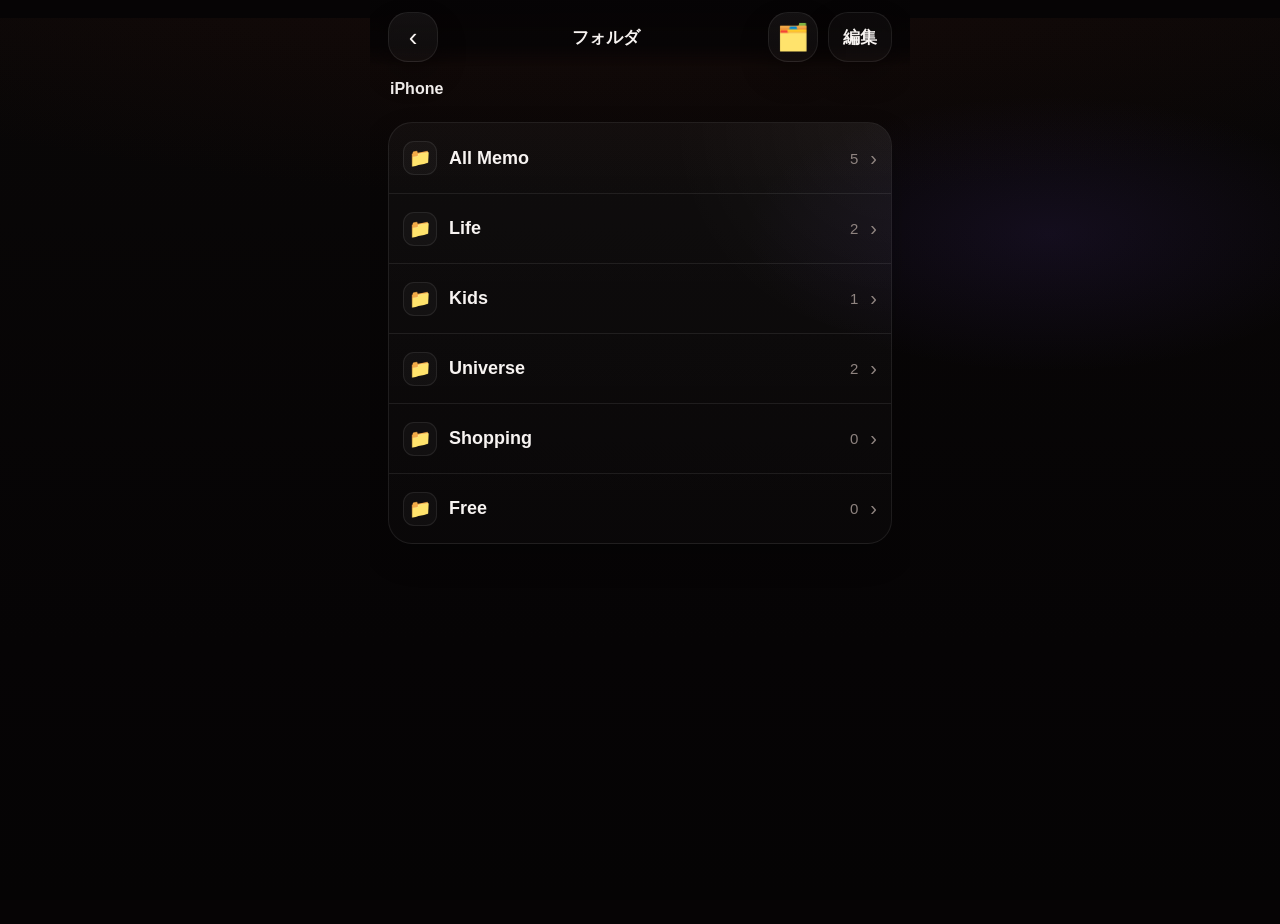
<file: memo.html>
<!DOCTYPE html>
<html lang="ja">
<head>
  <meta charset="UTF-8" />
  <meta name="viewport" content="width=device-width, initial-scale=1.0, viewport-fit=cover" />
  <meta name="theme-color" content="#060405" />
  <meta name="apple-mobile-web-app-capable" content="yes" />
  <meta name="apple-mobile-web-app-status-bar-style" content="black-translucent" />
  <title>Memo｜祐紀ユニバース</title>
  <link rel="stylesheet" href="style.css" />
</head>
<body>
  <div class="app">

    <section id="view-folders" class="view active">
      <div class="nav">
        <div class="nav-row">
          <button class="icon-btn" id="backHomeFromFolders" aria-label="ホームへ戻る">‹</button>
          <div class="nav-title">フォルダ</div>
          <div class="nav-actions">
            <button class="icon-btn quiet" id="addFolderTop" aria-label="新規フォルダ">🗂️</button>
            <button class="text-btn quiet" id="toggleFolderEdit">編集</button>
          </div>
        </div>
      </div>
      <div class="screen-head">
        <div class="section-title" style="margin-top:6px; text-transform:none; letter-spacing:0; font-size:16px; color:var(--text); font-weight:800;">iPhone</div>
      </div>
      <div class="list-card" id="folderList"></div>
      <div class="spacer"></div>
    </section>

    <section id="view-notes" class="view">
      <div class="nav">
        <div class="nav-row">
          <button class="icon-btn" id="backToFolders" aria-label="フォルダへ戻る">‹</button>
          <div>
            <div class="nav-title" id="notesNavTitle">All Memo</div>
            <div class="nav-sub" id="notesNavSub">0件のメモ</div>
          </div>
          <div class="nav-actions">
            <button class="icon-btn" id="notesMoreBtn" aria-label="メモ一覧のメニュー">…</button>
          </div>
        </div>
      </div>
      <div class="screen-head">
        <h1 class="screen-title" id="notesScreenTitle">All Memo</h1>
        <div class="screen-count" id="notesScreenSubtitle">0件のメモ</div>
      </div>
      <div id="noteSections"></div>
    </section>

    <section id="view-editor" class="view">
      <div class="nav">
        <div class="nav-row">
          <button class="icon-btn" id="backToNotes" aria-label="一覧へ戻る">‹</button>
          <div>
            <div class="nav-title" id="editorNavTitle">Memo</div>
            <div class="nav-sub" id="editorNavSub">編集</div>
          </div>
          <div class="nav-actions">
            <button class="icon-btn" id="editorMoreBtn" aria-label="その他">…</button>
            <button class="text-btn" id="doneBtn">完了</button>
          </div>
        </div>
      </div>
      <div class="editor-shell">
        <div class="chip-row">
          <span class="chip" id="editorFolderTag">Life</span>
          <span class="chip" id="editorDateTag">just now</span>
        </div>
        <input id="editorTitle" class="editor-title" type="text" placeholder="タイトル" />
        <textarea id="editorBody" class="editor-body" placeholder="ここに書く…"></textarea>
      </div>
    </section>

    <button id="fab" class="fab" aria-label="新規メモ" style="display:none;">✎</button>
  </div>

  <div id="moveOverlay" class="overlay" aria-hidden="true">
    <div class="sheet-card">
      <div class="sheet-head">
        <div class="sheet-title">フォルダを選択</div>
        <button class="icon-btn small" id="closeMoveOverlay">✕</button>
      </div>
      <div id="moveFolderList"></div>
    </div>
  </div>

  <div id="menuWrap" class="menu-wrap" aria-hidden="true">
    <div class="menu-backdrop" id="closeMenuBackdrop"></div>
    <div class="menu-card" id="menuCard"></div>
  </div>

  <script>
    const STORAGE_KEYS = ['yuki-universe-memo-v4','yuki-universe-memo-v3','yuki-universe-memo-v2','yuki-universe-memo-v1'];
    const ACTIVE_STORAGE_KEY = STORAGE_KEYS[0];
    const ALL_FOLDER_ID = '__all__';

    function uid(){ return 'id-' + Math.random().toString(36).slice(2,11); }

    const DEFAULT_DATA = {
      folders: [
        { id:'life', name:'Life', notes:[
          { id:uid(), title:'買うものメモ', body:'牛乳\n卵\n洗剤\nトイレットペーパー', updatedAt: Date.now() - 1000*60*52 },
          { id:uid(), title:'晩ごはん候補', body:'カレー / うどん / 餃子', updatedAt: Date.now() - 1000*60*60*26 }
        ]},
        { id:'kids', name:'Kids', notes:[
          { id:uid(), title:'勇誠メモ', body:'学校の持ち物確認\n水筒\n連絡帳', updatedAt: Date.now() - 1000*60*60*5 }
        ]},
        { id:'universe', name:'Universe', notes:[
          { id:uid(), title:'ホーム訂正点', body:'Roomsは最後でよさそう\nMemoとDiaryを先に固める', updatedAt: Date.now() - 1000*60*60*3 },
          { id:uid(), title:'Living案', body:'共通空間。立ち絵や一言の入口。', updatedAt: Date.now() - 1000*60*60*56 }
        ]},
        { id:'shopping', name:'Shopping', notes:[] },
        { id:'free', name:'Free', notes:[] }
      ]
    };

    const views = {
      folders: document.getElementById('view-folders'),
      notes: document.getElementById('view-notes'),
      editor: document.getElementById('view-editor')
    };

    const folderListEl = document.getElementById('folderList');
    const noteSectionsEl = document.getElementById('noteSections');
    const notesNavTitle = document.getElementById('notesNavTitle');
    const notesNavSub = document.getElementById('notesNavSub');
    const notesScreenTitle = document.getElementById('notesScreenTitle');
    const notesScreenSubtitle = document.getElementById('notesScreenSubtitle');
    const editorFolderTag = document.getElementById('editorFolderTag');
    const editorDateTag = document.getElementById('editorDateTag');
    const editorTitle = document.getElementById('editorTitle');
    const editorBody = document.getElementById('editorBody');
    const editorNavTitle = document.getElementById('editorNavTitle');
    const editorNavSub = document.getElementById('editorNavSub');
    const fab = document.getElementById('fab');
    const moveOverlay = document.getElementById('moveOverlay');
    const moveFolderList = document.getElementById('moveFolderList');
    const menuWrap = document.getElementById('menuWrap');
    const menuCard = document.getElementById('menuCard');

    let state = loadData();
    let currentView = 'folders';
    let currentFolderId = ALL_FOLDER_ID;
    let lastUsedFolderId = state.folders[0]?.id || null;
    let currentNoteId = null;
    let folderEditMode = false;
    let openSwipeRow = null;
    let moveTargetNoteId = null;
    let lastSnapshot = '';
    let draftChanged = false;
    let suppressNextClick = false;

    function structuredCloneSafe(obj){ return JSON.parse(JSON.stringify(obj)); }

    function loadData(){
      for(const key of STORAGE_KEYS){
        try{
          const raw = localStorage.getItem(key);
          if(raw){
            const parsed = JSON.parse(raw);
            if(parsed && Array.isArray(parsed.folders)) return parsed;
          }
        }catch{}
      }
      return structuredCloneSafe(DEFAULT_DATA);
    }

    function saveData(){ localStorage.setItem(ACTIVE_STORAGE_KEY, JSON.stringify(state)); }

    function showView(name){
      currentView = name;
      Object.entries(views).forEach(([k,el]) => el.classList.toggle('active', k===name));
      fab.style.display = name === 'notes' ? 'grid' : 'none';
      closeOpenSwipe();
      closeMenu();
    }

    function escapeHtml(str=''){
      return str.replaceAll('&','&amp;').replaceAll('<','&lt;').replaceAll('>','&gt;').replaceAll('"','&quot;').replaceAll("'",'&#39;');
    }

    function getFolderById(id){ return state.folders.find(f=>f.id===id) || null; }
    function getCurrentFolder(){ return currentFolderId===ALL_FOLDER_ID ? null : getFolderById(currentFolderId); }
    function getCurrentFolderName(){ return currentFolderId===ALL_FOLDER_ID ? 'All Memo' : (getCurrentFolder()?.name || 'Memo'); }
    function getAllNotes(){ return state.folders.flatMap(folder => folder.notes.map(note => ({ folder, note }))); }
    function getCurrentItems(){ return currentFolderId===ALL_FOLDER_ID ? getAllNotes() : (getCurrentFolder()?.notes || []).map(note=>({folder:getCurrentFolder(), note})); }

    function getDefaultWritableFolder(){
      return getFolderById(lastUsedFolderId)
        || state.folders.find(f => f.name.toLowerCase() === 'free')
        || state.folders[0]
        || null;
    }

    function findNoteRecord(noteId){
      for(const folder of state.folders){
        const note = folder.notes.find(n=>n.id===noteId);
        if(note) return { folder, note };
      }
      return null;
    }

    function previewText(body=''){
      return (body || '').replace(/\n+/g, ' ').trim() || '追加テキストなし';
    }

    function formatDate(ts){
      const d = new Date(ts);
      const now = new Date();
      const startNow = new Date(now.getFullYear(), now.getMonth(), now.getDate());
      const startTarget = new Date(d.getFullYear(), d.getMonth(), d.getDate());
      const diff = Math.floor((startNow - startTarget) / 86400000);
      if(diff === 0) return d.toLocaleTimeString('ja-JP', {hour:'2-digit', minute:'2-digit'});
      if(diff === 1) return '昨日';
      const weekdays = ['日曜日','月曜日','火曜日','水曜日','木曜日','金曜日','土曜日'];
      if(diff <= 7) return weekdays[d.getDay()];
      return `${d.getMonth()+1}/${d.getDate()}`;
    }

    function dayBucket(ts){
      const now = new Date();
      const target = new Date(ts);
      const startNow = new Date(now.getFullYear(), now.getMonth(), now.getDate());
      const startTarget = new Date(target.getFullYear(), target.getMonth(), target.getDate());
      const diffDays = Math.floor((startNow - startTarget) / 86400000);
      if(diffDays === 0) return 'Today';
      if(diffDays === 1) return 'Yesterday';
      if(diffDays <= 7) return 'Last 7 Days';
      return 'Older';
    }

    function closeOpenSwipe(){
      if(openSwipeRow){ openSwipeRow.classList.remove('open'); openSwipeRow = null; }
    }
    function closeMenu(){ menuWrap.classList.remove('show'); }

    /* === Folders === */
    function renderFolders(){
      const totalNotes = state.folders.reduce((sum, f) => sum + f.notes.length, 0);
      folderListEl.innerHTML = [
        folderRowHtml({ id:ALL_FOLDER_ID, name:'All Memo', count:totalNotes, all:true }),
        ...state.folders.map(folder => folderRowHtml({ id:folder.id, name:folder.name, count:folder.notes.length, all:false }))
      ].join('');

      folderListEl.querySelectorAll('.folder-row').forEach(row => {
        const id = row.dataset.folderId;
        const all = id === ALL_FOLDER_ID;
        if(folderEditMode && !all){ row.classList.add('editing'); }
        row.addEventListener('click', () => {
          if(folderEditMode && !all) return;
          currentFolderId = id;
          if(id !== ALL_FOLDER_ID) lastUsedFolderId = id;
          renderNotes();
          showView('notes');
        });
      });

      setupFolderReorder();
    }

    function folderRowHtml({id,name,count,all}){
      return `
        <button class="folder-row" type="button" data-folder-id="${id}">
          <div class="folder-main">
            <div class="folder-icon">📁</div>
            <div class="folder-name">${escapeHtml(name)}</div>
          </div>
          <div class="folder-count">${count}</div>
          <div class="folder-chevron">›</div>
          ${!all ? `
            <div class="folder-edit-actions">
              <div class="dots-icon">◌◌◌</div>
              <div class="drag-handle"><span></span></div>
            </div>` : ''}
        </button>`;
    }

    function setupFolderReorder(){
      if(!folderEditMode) return;
      const rows = Array.from(folderListEl.querySelectorAll('.folder-row')).filter(row => row.dataset.folderId !== ALL_FOLDER_ID);
      rows.forEach(row => {
        const handle = row.querySelector('.drag-handle');
        if(!handle) return;
        handle.addEventListener('pointerdown', startFolderDrag);
      });
    }

    function startFolderDrag(e){
      if(!folderEditMode) return;
      e.preventDefault();
      e.stopPropagation();
      const handle = e.currentTarget;
      const row = handle.closest('.folder-row');
      if(!row) return;
      const rowId = row.dataset.folderId;
      const startY = e.clientY;
      let currentY = startY;
      let moved = false;
      let currentIndex = state.folders.findIndex(f => f.id === rowId);
      if(currentIndex < 0) return;

      row.classList.add('dragging');
      row.style.position = 'relative';
      row.style.zIndex = '5';
      row.style.touchAction = 'none';
      document.body.style.userSelect = 'none';
      document.body.style.webkitUserSelect = 'none';

      const onMove = (ev) => {
        currentY = ev.clientY;
        const delta = currentY - startY;
        if(Math.abs(delta) > 2) moved = true;
        row.style.transform = `translateY(${delta}px)`;

        const liveRows = Array.from(folderListEl.querySelectorAll('.folder-row')).filter(r => r.dataset.folderId !== ALL_FOLDER_ID && r !== row);
        liveRows.forEach(r => r.classList.remove('drop-target'));
        const target = liveRows.find(r => {
          const rect = r.getBoundingClientRect();
          return currentY > rect.top && currentY < rect.bottom;
        });
        if(!target) return;
        target.classList.add('drop-target');
        const targetId = target.dataset.folderId;
        const targetIndex = state.folders.findIndex(f => f.id === targetId);
        if(targetIndex < 0 || targetIndex === currentIndex) return;
        const targetRect = target.getBoundingClientRect();
        const shouldPlaceAfter = currentY > targetRect.top + targetRect.height / 2;
        let newIndex = targetIndex + (shouldPlaceAfter ? 1 : 0);
        if(newIndex > currentIndex) newIndex -= 1;
        if(newIndex === currentIndex) return;
        const [movedFolder] = state.folders.splice(currentIndex, 1);
        state.folders.splice(newIndex, 0, movedFolder);
        currentIndex = newIndex;
        saveData();
        renderFolders();
        const freshRow = folderListEl.querySelector(`.folder-row[data-folder-id="${rowId}"]`);
        if(freshRow){
          freshRow.classList.add('editing','dragging');
          freshRow.style.position = 'relative';
          freshRow.style.zIndex = '5';
          freshRow.style.touchAction = 'none';
          freshRow.style.transform = `translateY(${currentY - startY}px)`;
          row.replaceWith(freshRow);
          freshRow.querySelector('.drag-handle')?.removeEventListener('pointerdown', startFolderDrag);
        }
      };

      const onEnd = () => {
        const activeRow = folderListEl.querySelector(`.folder-row[data-folder-id="${rowId}"]`) || row;
        folderListEl.querySelectorAll('.folder-row').forEach(r => r.classList.remove('drop-target'));
        activeRow.classList.remove('dragging');
        activeRow.style.transform = '';
        activeRow.style.position = '';
        activeRow.style.zIndex = '';
        activeRow.style.touchAction = '';
        document.body.style.userSelect = '';
        document.body.style.webkitUserSelect = '';
        window.removeEventListener('pointermove', onMove);
        window.removeEventListener('pointerup', onEnd);
        window.removeEventListener('pointercancel', onEnd);
        if(moved) renderFolders();
      };

      window.addEventListener('pointermove', onMove, {passive:true});
      window.addEventListener('pointerup', onEnd, {passive:true});
      window.addEventListener('pointercancel', onEnd, {passive:true});
    }

    /* === Notes === */
    function renderNotes(){
      const items = getCurrentItems().sort((a,b)=>b.note.updatedAt - a.note.updatedAt);
      const title = getCurrentFolderName();
      notesNavTitle.textContent = title;
      notesNavSub.textContent = `${items.length}件のメモ`;
      notesScreenTitle.textContent = title;
      notesScreenSubtitle.textContent = `${items.length}件のメモ`;

      if(items.length === 0){
        noteSectionsEl.innerHTML = '<div class="list-card"><div class="empty">まだメモがないよ。右下の✎から最初の1枚を書いてみよう。</div></div>';
        return;
      }

      const groups = { Today:[], Yesterday:[], 'Last 7 Days':[], Older:[] };
      items.forEach(item => groups[dayBucket(item.note.updatedAt)].push(item));
      const labels = { Today:'TODAY', Yesterday:'YESTERDAY', 'Last 7 Days':'LAST 7 DAYS', Older:'OLDER' };
      noteSectionsEl.innerHTML = Object.entries(groups).filter(([,arr])=>arr.length).map(([bucket, arr]) => `
        <section class="note-section">
          <div class="section-title">${labels[bucket]}</div>
          <div class="list-card note-group">
            ${arr.map(({folder,note}) => noteRowHtml(folder, note)).join('')}
          </div>
        </section>
      `).join('');

      noteSectionsEl.querySelectorAll('.swipe-row').forEach(row => {
        const noteId = row.dataset.noteId;
        setupSwipeRow(row);
        row.querySelector('.note-front').addEventListener('click', () => {
          if(suppressNextClick){ suppressNextClick = false; return; }
          if(row.classList.contains('open')) { closeOpenSwipe(); return; }
          openEditor(noteId);
        });
        row.querySelector('.swipe-action.move').addEventListener('click', (e) => { e.stopPropagation(); openMoveOverlay(noteId); });
        row.querySelector('.swipe-action.delete').addEventListener('click', (e) => { e.stopPropagation(); deleteNote(noteId); });
      });
    }

    function noteRowHtml(folder, note){
      const showFolder = currentFolderId === ALL_FOLDER_ID;
      return `
        <div class="swipe-row" data-note-id="${note.id}">
          <div class="swipe-actions">
            <button class="swipe-action move" type="button"><span class="icon">📁</span><span>移動</span></button>
            <button class="swipe-action delete" type="button"><span class="icon">🗑</span><span>削除</span></button>
          </div>
          <button class="note-front" type="button">
            <div class="note-title">${escapeHtml(note.title || 'Untitled')}</div>
            <div class="note-preview">${escapeHtml(previewText(note.body))}</div>
            <div class="note-subline">
              <span>${escapeHtml(formatDate(note.updatedAt))}</span>
              ${showFolder ? `<span class="note-folder-chip"><span class="tiny-folder">📁</span>${escapeHtml(folder.name)}</span>` : ''}
            </div>
          </button>
        </div>`;
    }

    function setupSwipeRow(row){
      let startX = 0, deltaX = 0, touching = false;
      const front = row.querySelector('.note-front');
      const maxLeft = parseInt(getComputedStyle(document.documentElement).getPropertyValue('--action-w')) * 2;

      row.addEventListener('touchstart', (e) => {
        if(e.touches.length !== 1) return;
        touching = true; startX = e.touches[0].clientX; deltaX = 0;
        if(openSwipeRow && openSwipeRow !== row) closeOpenSwipe();
      }, {passive:true});

      row.addEventListener('touchmove', (e) => {
        if(!touching) return;
        deltaX = e.touches[0].clientX - startX;
        if(deltaX > 0) deltaX = 0;
        front.style.transform = `translateX(${Math.max(deltaX, -maxLeft)}px)`;
      }, {passive:true});

      row.addEventListener('touchend', () => {
        if(!touching) return;
        touching = false;
        suppressNextClick = Math.abs(deltaX) > 12;
        front.style.transform = '';
        if(deltaX < -46){ row.classList.add('open'); openSwipeRow = row; }
        else { row.classList.remove('open'); if(openSwipeRow === row) openSwipeRow = null; }
        deltaX = 0;
      });
    }

    /* === Editor === */
    function startNewFolder(){
      const name = prompt('フォルダ名を入力してね', 'New Folder');
      if(!name || !name.trim()) return;
      state.folders.push({ id:uid(), name:name.trim(), notes:[] });
      saveData();
      renderFolders();
    }

    function startNewNote(){
      const folder = currentView === 'notes' && currentFolderId !== ALL_FOLDER_ID ? getCurrentFolder() : getDefaultWritableFolder();
      if(!folder) return;
      currentFolderId = folder.id;
      lastUsedFolderId = folder.id;
      const note = { id:uid(), title:'', body:'', updatedAt:Date.now() };
      folder.notes.unshift(note);
      saveData();
      renderFolders();
      renderNotes();
      openEditor(note.id, true);
    }

    function openEditor(noteId, isNew=false){
      const rec = findNoteRecord(noteId);
      if(!rec) return;
      currentNoteId = noteId;
      currentFolderId = rec.folder.id;
      lastUsedFolderId = rec.folder.id;
      editorNavTitle.textContent = rec.folder.name;
      editorNavSub.textContent = isNew ? '新規メモ' : '編集';
      editorFolderTag.textContent = rec.folder.name;
      editorDateTag.textContent = isNew ? 'new note' : formatDate(rec.note.updatedAt);
      editorTitle.value = rec.note.title || '';
      editorBody.value = rec.note.body || '';
      lastSnapshot = JSON.stringify({title:editorTitle.value, body:editorBody.value});
      draftChanged = false;
      showView('editor');
      setTimeout(() => editorTitle.focus(), 50);
    }

    function saveCurrentEditorNote(){
      const rec = findNoteRecord(currentNoteId);
      if(!rec) return;
      rec.note.title = editorTitle.value.trim();
      rec.note.body = editorBody.value;
      rec.note.updatedAt = Date.now();
      saveData();
      draftChanged = false;
      editorDateTag.textContent = formatDate(rec.note.updatedAt);
      renderFolders();
      renderNotes();
    }

    async function exportCurrentNote(){
      const title = (editorTitle.value.trim() || 'memo').replace(/[\\/:*?"<>|]/g,'_');
      const text = `${editorTitle.value.trim() || 'Untitled'}\n\n${editorBody.value || ''}`;
      const file = new File([text], `${title}.txt`, { type:'text/plain' });
      try{
        if(navigator.share && navigator.canShare && navigator.canShare({ files:[file] })){
          await navigator.share({ files:[file], title, text:'Memoを書き出し' });
          return;
        }
      }catch(err){ if(err && err.name === 'AbortError') return; }
      const blob = new Blob([text], {type:'text/plain;charset=utf-8'});
      const url = URL.createObjectURL(blob);
      const a = document.createElement('a');
      a.href = url; a.download = `${title}.txt`; document.body.appendChild(a); a.click(); a.remove();
      setTimeout(() => URL.revokeObjectURL(url), 600);
    }

    function deleteNote(noteId){
      const rec = findNoteRecord(noteId);
      if(!rec) return;
      if(!confirm(`「${rec.note.title || 'Untitled'}」を削除する？`)) return;
      rec.folder.notes = rec.folder.notes.filter(n => n.id !== noteId);
      saveData(); renderFolders(); renderNotes();
    }

    function deleteCurrentNote(){
      const rec = findNoteRecord(currentNoteId);
      if(!rec) return;
      closeMenu();
      if(!confirm(`「${rec.note.title || 'Untitled'}」を削除する？`)) return;
      if(!confirm('本当に削除する？\nこの操作は元に戻せないよ。')) return;
      rec.folder.notes = rec.folder.notes.filter(n => n.id !== currentNoteId);
      saveData(); renderFolders(); renderNotes();
      showView('notes');
    }

    function openMoveOverlay(noteId){
      closeOpenSwipe();
      moveTargetNoteId = noteId;
      const rec = findNoteRecord(noteId);
      if(!rec) return;
      moveFolderList.innerHTML = state.folders.map(folder => `
        <button class="picker-item" type="button" data-folder-id="${folder.id}" ${folder.id===rec.folder.id ? 'disabled' : ''}>
          <div class="folder-icon">📁</div>
          <div style="min-width:0;flex:1;">
            <div class="folder-name">${escapeHtml(folder.name)}</div>
            <div class="folder-count">${folder.notes.length} notes</div>
          </div>
        </button>`).join('');
      moveFolderList.querySelectorAll('.picker-item').forEach(btn => btn.addEventListener('click', () => {
        if(btn.disabled) return;
        moveNoteToFolder(noteId, btn.dataset.folderId);
      }));
      moveOverlay.classList.add('show');
    }

    function moveNoteToFolder(noteId, folderId){
      const rec = findNoteRecord(noteId);
      const target = getFolderById(folderId);
      if(!rec || !target || rec.folder.id===folderId) return;
      rec.folder.notes = rec.folder.notes.filter(n => n.id !== noteId);
      rec.note.updatedAt = Date.now();
      target.notes.unshift(rec.note);
      lastUsedFolderId = target.id;
      saveData();
      moveOverlay.classList.remove('show');
      renderFolders(); renderNotes();
    }

    function openNotesMenu(){
      menuCard.innerHTML = `
        <button class="menu-item" id="menuNewNote">新規メモ</button>
        <button class="menu-item" id="menuNewFolder">新規フォルダ</button>`;
      document.getElementById('menuNewNote').addEventListener('click', () => { closeMenu(); startNewNote(); });
      document.getElementById('menuNewFolder').addEventListener('click', () => { closeMenu(); startNewFolder(); });
      menuWrap.classList.add('show');
    }

    function openEditorMenu(){
      menuCard.innerHTML = `
        <button class="menu-item" id="menuExport">ファイルに保存 / 共有</button>
        <button class="menu-item delete" id="menuDelete">削除</button>`;
      document.getElementById('menuExport').addEventListener('click', async () => { closeMenu(); saveCurrentEditorNote(); await exportCurrentNote(); });
      document.getElementById('menuDelete').addEventListener('click', deleteCurrentNote);
      menuWrap.classList.add('show');
    }

    /* === Event Listeners === */
    document.getElementById('backHomeFromFolders').addEventListener('click', () => { window.location.href = 'index.html'; });
    document.getElementById('toggleFolderEdit').addEventListener('click', (e) => {
      folderEditMode = !folderEditMode;
      e.currentTarget.textContent = folderEditMode ? '完了' : '編集';
      renderFolders();
    });
    document.getElementById('addFolderTop').addEventListener('click', startNewFolder);
    document.getElementById('backToFolders').addEventListener('click', () => showView('folders'));
    document.getElementById('notesMoreBtn').addEventListener('click', openNotesMenu);
    document.getElementById('backToNotes').addEventListener('click', () => { if(draftChanged) saveCurrentEditorNote(); showView('notes'); });
    document.getElementById('editorMoreBtn').addEventListener('click', openEditorMenu);
    document.getElementById('doneBtn').addEventListener('click', () => { saveCurrentEditorNote(); showView('notes'); });
    document.getElementById('closeMoveOverlay').addEventListener('click', () => moveOverlay.classList.remove('show'));
    moveOverlay.addEventListener('click', (e) => { if(e.target === moveOverlay) moveOverlay.classList.remove('show'); });
    document.getElementById('closeMenuBackdrop').addEventListener('click', closeMenu);
    fab.addEventListener('click', startNewNote);

    editorTitle.addEventListener('input', () => { draftChanged = true; });
    editorBody.addEventListener('input', () => { draftChanged = true; });
    document.addEventListener('click', (e) => { if(openSwipeRow && !e.target.closest('.swipe-row')) closeOpenSwipe(); });

    renderFolders();
    renderNotes();
  </script>
</body>
</html>
</file>
<file: style.css>
:root{
  --bg:#060405;
  --bg-2:#0b0708;
  --surface:#191516;
  --surface-2:#221d1f;
  --surface-3:#2b2527;
  --line:rgba(255,255,255,.08);
  --text:#f7f3f1;
  --sub:#bcaeaa;
  --muted:#8f8480;
  --gold:#f3c96f;
  --move:#6c6bf0;
  --danger:#f16464;
  --shadow:0 14px 30px rgba(0,0,0,.24);
  --radius:24px;
  --row-h:88px;
  --action-w:84px;
  --fab-bottom:calc(36px + env(safe-area-inset-bottom));
}
*{box-sizing:border-box;-webkit-tap-highlight-color:transparent;}
html,body{margin:0;height:100%;width:100%;overflow-x:hidden;background:#060405;overscroll-behavior-x:none;}
body{
  font-family:-apple-system,BlinkMacSystemFont,"Hiragino Sans","Yu Gothic","Noto Sans JP",sans-serif;
  color:var(--text);
  background:
    radial-gradient(140% 52% at 50% -8%, rgba(110,34,18,.14) 0%, rgba(110,34,18,.10) 18%, rgba(110,34,18,0) 58%),
    radial-gradient(34% 22% at 82% 26%, rgba(106,70,198,.12) 0%, rgba(106,70,198,0) 70%),
    linear-gradient(180deg,#090707 0%, #060405 72%, #050404 100%);
  overscroll-behavior-y:none;
  -webkit-text-size-adjust:100%;
}
body::before{
  content:"";position:fixed;inset:0 0 auto 0;height:max(18px, env(safe-area-inset-top));background:#060405;pointer-events:none;z-index:0;
}
.app{
  width:min(540px,100%);
  max-width:100%;
  margin:0 auto;
  min-height:100dvh;
  padding:0 18px calc(24px + env(safe-area-inset-bottom));
  position:relative;
  z-index:1;
  overflow-x:hidden;
}
.view{display:none;min-height:100dvh;}
.view.active{display:block;}
.nav{
  position:sticky; top:0; z-index:40;
  padding-top:max(8px, env(safe-area-inset-top));
  margin:0 -18px;
  padding-left:18px; padding-right:18px;
  background:linear-gradient(180deg, rgba(6,4,5,.94) 0%, rgba(6,4,5,.82) 70%, rgba(6,4,5,0) 100%);
  backdrop-filter:blur(16px);
}
.nav-row{
  min-height:58px;
  display:grid;
  grid-template-columns:56px 1fr auto;
  align-items:center;
  gap:12px;
}
.nav-title{
  font-size:17px;
  font-weight:700;
  text-align:center;
  white-space:nowrap;
  overflow:hidden;
  text-overflow:ellipsis;
}
.nav-sub{
  margin-top:-2px;
  text-align:center;
  font-size:12px;
  color:var(--muted);
  padding-bottom:8px;
  white-space:nowrap;
  overflow:hidden;
  text-overflow:ellipsis;
}
.nav-actions{display:flex;align-items:center;gap:10px;justify-self:end;}
.icon-btn,.text-btn,.fab,.tool-round{
  border:none;
  color:var(--text);
  background:linear-gradient(180deg, rgba(255,255,255,.055), rgba(255,255,255,.03));
  border:1px solid var(--line);
  box-shadow:var(--shadow);
  font-family:inherit;
  cursor:pointer;
}
.icon-btn{
  width:50px;height:50px;border-radius:20px;display:grid;place-items:center;
  font-size:26px;line-height:1;flex:0 0 auto;
}
.icon-btn.small{width:42px;height:42px;border-radius:16px;font-size:20px;box-shadow:none;background:rgba(255,255,255,.04);}
.text-btn{
  height:50px;border-radius:20px;padding:0 18px;font-size:17px;font-weight:650;
}
.text-btn.quiet{padding:0 14px;background:rgba(255,255,255,.028);}
.screen-head{padding:8px 0 14px;}
.screen-title{font-size:32px;font-weight:800;letter-spacing:-.04em;line-height:1.08;margin:0;}
.screen-count{font-size:15px;color:var(--muted);margin-top:4px;}
.section-title{
  font-size:12px;
  letter-spacing:.14em;
  text-transform:uppercase;
  color:var(--muted);
  margin:18px 2px 10px;
}
.list-card,.editor-shell,.sheet-card,.menu-card{
  background:linear-gradient(180deg, rgba(255,255,255,.03), rgba(255,255,255,.016));
  border:1px solid var(--line);
  border-radius:var(--radius);
  box-shadow:var(--shadow);
  overflow:hidden;
  position:relative;
}
.list-card::before,.editor-shell::before,.sheet-card::before,.menu-card::before{
  content:""; position:absolute; inset:0; pointer-events:none;
  background:radial-gradient(circle at top right, rgba(255,255,255,.04), transparent 34%);
}

/* folders */
.folder-row{
  min-height:70px;
  display:flex;align-items:center;gap:12px;
  padding:0 14px;
  border:none;width:100%;background:transparent;color:inherit;
  text-align:left;font-family:inherit;cursor:pointer;
  position:relative;
}
.folder-row + .folder-row{border-top:1px solid var(--line);}
.folder-row.editing{background:rgba(255,255,255,.025);}
.folder-icon{
  width:34px;height:34px;border-radius:11px;display:grid;place-items:center;flex:0 0 auto;
  color:var(--gold); background:rgba(255,255,255,.03); border:1px solid rgba(255,255,255,.08);
  font-size:18px;
}
.folder-main{min-width:0;flex:1;display:flex;align-items:center;gap:12px;}
.folder-name{font-size:18px;font-weight:560;white-space:nowrap;overflow:hidden;text-overflow:ellipsis;}
.folder-count{font-size:15px;color:var(--muted);margin-left:auto;padding-left:12px;white-space:nowrap;}
.folder-chevron{font-size:20px;color:var(--muted);}
.folder-edit-actions{display:none;align-items:center;gap:12px;margin-left:10px;}
.folder-row.editing .folder-chevron,.folder-row.editing .folder-count{display:none;}
.folder-row.editing .folder-edit-actions{display:flex;}
.dots-icon{color:var(--gold);font-size:22px;line-height:1;opacity:.95;}
.drag-handle{
  width:18px;height:18px;position:relative;opacity:.9;
}
.drag-handle::before,.drag-handle::after,.drag-handle span{
  content:""; position:absolute; left:0; right:0; height:2px; background:rgba(255,255,255,.52); border-radius:999px;
}
.drag-handle::before{top:3px;}
.drag-handle span{top:8px;}
.drag-handle::after{top:13px;}
.folder-row.dragging{opacity:.9; background:rgba(255,255,255,.06); z-index:4;}
.drag-handle{touch-action:none; cursor:grab;}
.folder-row.drop-target{box-shadow:inset 0 2px 0 rgba(255,255,255,.18);}

/* notes */
.note-section{margin-bottom:16px;}
.note-group{overflow:hidden;}
.swipe-row{position:relative;overflow:hidden;min-height:var(--row-h);}
.swipe-row + .swipe-row{border-top:1px solid var(--line);}
.swipe-actions{
  position:absolute; top:0; right:0; bottom:0; display:flex; align-items:stretch; justify-content:flex-end;
  width:calc(var(--action-w) * 2);
}
.swipe-action{
  width:var(--action-w); border:none; color:#fff; font-family:inherit; font-size:14px; font-weight:700;
  display:flex; flex-direction:column; align-items:center; justify-content:center; gap:6px;
}
.swipe-action.move{background:var(--move);}
.swipe-action.delete{background:var(--danger);}
.swipe-action .icon{font-size:24px;line-height:1;}
.note-front{
  position:relative; z-index:2; width:100%; min-height:var(--row-h);
  background:linear-gradient(180deg, rgba(29,24,26,.98), rgba(24,20,21,.98));
  border:none; color:inherit; text-align:left; font-family:inherit; cursor:pointer;
  transform:translateX(0); transition:transform .18s ease;
  padding:12px 14px 12px 18px;
  touch-action:pan-y;
}
.swipe-row.open .note-front{transform:translateX(calc(var(--action-w) * -2));}
.note-title{font-size:17px;font-weight:740;line-height:1.25;white-space:nowrap;overflow:hidden;text-overflow:ellipsis;}
.note-preview{margin-top:4px;font-size:15px;color:var(--sub);line-height:1.35;display:-webkit-box;-webkit-line-clamp:1;-webkit-box-orient:vertical;overflow:hidden;min-height:1.35em;}
.note-subline{margin-top:7px;font-size:13px;color:var(--muted);display:flex;align-items:center;gap:8px;flex-wrap:wrap;}
.note-folder-chip{display:inline-flex;align-items:center;gap:6px;white-space:nowrap;}
.tiny-folder{font-size:15px;color:var(--gold);}
.empty{padding:22px 18px;color:var(--muted);text-align:center;line-height:1.7;}

/* editor */
.editor-shell{padding:16px 16px 22px;min-height:calc(100dvh - 150px);display:flex;flex-direction:column;gap:12px;}
.chip-row{display:flex;gap:8px;flex-wrap:wrap;}
.chip{height:34px;padding:0 12px;border-radius:999px;border:1px solid var(--line);display:inline-flex;align-items:center;font-size:13px;color:var(--sub);background:rgba(255,255,255,.04);}
.editor-title{border:none;outline:none;background:transparent;color:var(--text);font-family:inherit;font-size:28px;font-weight:800;line-height:1.22;padding:2px 0 0;}
.editor-body{border:none;outline:none;background:transparent;color:var(--text);font-family:inherit;font-size:18px;line-height:1.7;resize:none;flex:1;min-height:320px;padding:0;}
.editor-title::placeholder,.editor-body::placeholder{color:rgba(255,255,255,.35);}

/* floating */
.fab{
  position:fixed;
  right:max(18px, calc((100vw - min(540px, 100vw))/2 + 18px));
  bottom:var(--fab-bottom);
  width:58px;height:58px;border-radius:21px;display:grid;place-items:center;font-size:30px;z-index:50;color:var(--text);
}
.overlay{position:fixed;inset:0;background:rgba(0,0,0,.48);backdrop-filter:blur(10px);display:none;z-index:80;align-items:flex-end;justify-content:center;padding:18px 18px calc(18px + env(safe-area-inset-bottom));}
.overlay.show{display:flex;}
.sheet-card{width:min(540px,100%);max-height:82dvh;overflow-y:auto;-webkit-overflow-scrolling:touch;padding:14px;}
.sheet-head{display:flex;align-items:center;justify-content:space-between;gap:12px;padding-bottom:6px;}
.sheet-title{font-size:18px;font-weight:780;}
.picker-item{display:flex;align-items:center;gap:12px;width:100%;padding:12px 10px;border:none;background:transparent;color:inherit;text-align:left;font-family:inherit;}
.picker-item + .picker-item{border-top:1px solid var(--line);}
.picker-item[disabled]{opacity:.45;}
.menu-wrap{position:fixed;inset:0;display:none;z-index:90;}
.menu-wrap.show{display:block;}
.menu-backdrop{position:absolute;inset:0;}
.menu-card{position:absolute;top:calc(max(70px, env(safe-area-inset-top) + 56px));right:max(18px, calc((100vw - min(540px, 100vw))/2 + 18px));width:220px;padding:8px;display:flex;flex-direction:column;gap:6px;}
.menu-item{height:46px;border:none;border-radius:16px;background:rgba(255,255,255,.04);color:var(--text);font-family:inherit;font-size:15px;font-weight:650;text-align:left;padding:0 14px;}
.menu-item.delete{background:rgba(241,100,100,.13);color:#ffb1b1;}

.spacer{height:4px;}

@media (max-width:390px){
  :root{--row-h:84px; --action-w:78px;}
  .screen-title{font-size:28px;}
  .folder-name{font-size:17px;}
  .folder-count{font-size:14px;}
  .note-title{font-size:16px;}
  .note-preview{font-size:14px;}
  .editor-title{font-size:24px;}
  .editor-body{font-size:17px;}
  .icon-btn,.text-btn{height:48px;}
  .icon-btn{width:48px;}
  .nav-row{min-height:56px;}
}

/* home */
.home-view{padding-top:max(18px, env(safe-area-inset-top));}
.home-wrap{display:flex;flex-direction:column;gap:18px;padding-bottom:calc(26px + env(safe-area-inset-bottom));}
.brand{display:flex;align-items:center;justify-content:flex-start;padding:8px 2px 0;overflow:hidden;}
.brand-title{letter-spacing:.28em;font-weight:300;font-size:clamp(13px,4vw,16px);color:rgba(255,255,255,.72);white-space:nowrap;}
.hero{background:linear-gradient(180deg, rgba(255,255,255,.035), rgba(255,255,255,.018));border:1px solid var(--line);border-radius:32px;padding:22px 20px 24px;box-shadow:var(--shadow);position:relative;overflow:hidden;min-height:180px;display:flex;flex-direction:column;gap:12px;}
.hero::after{content:"";position:absolute;right:-34px;bottom:-34px;width:160px;height:160px;border-radius:50%;background:radial-gradient(circle, rgba(143,91,255,.18), transparent 67%);pointer-events:none;}
.date{font-size:13px;letter-spacing:.08em;color:var(--muted);margin-bottom:18px;}
.welcome{font-size:31px;line-height:1.45;font-weight:700;margin:0;width:100%;max-width:100%;letter-spacing:-.02em;word-break:keep-all;overflow-wrap:break-word;}
.home-title{font-size:12px;color:var(--muted);letter-spacing:.14em;padding:0 4px;text-transform:uppercase;}
.main-grid{display:grid;gap:14px;grid-template-columns:repeat(2,minmax(0,1fr));width:100%;}
.card{border-radius:26px;padding:18px 16px;background:linear-gradient(180deg, rgba(255,255,255,.03), rgba(255,255,255,.015));border:1px solid var(--line);box-shadow:var(--shadow);position:relative;overflow:hidden;min-width:0;}
.card::before{content:"";position:absolute;inset:0;background:radial-gradient(circle at top right, rgba(255,255,255,.05), transparent 30%);pointer-events:none;}
button.card{width:100%;text-align:left;color:inherit;cursor:pointer;border:none;font-family:inherit;}
.feature-card{min-height:132px;display:flex;flex-direction:column;justify-content:space-between;gap:18px;}
.feature-card .icon{width:44px;height:44px;border-radius:15px;display:grid;place-items:center;font-size:22px;border:1px solid rgba(255,255,255,.10);background:rgba(255,255,255,.035);flex:0 0 auto;}
.label{font-size:22px;font-weight:700;margin:0;}
.memo-card .icon{color:#8fc8ff;border-color:rgba(143,200,255,.24);}
.living-card .icon{color:#8f5bff;border-color:rgba(143,91,255,.28);}
.rooms-card .icon{color:#e8a3b2;border-color:rgba(232,163,178,.28);}
.treasures-card .icon{color:#9dd989;border-color:rgba(157,217,137,.24);}
.today-stack{display:flex;flex-direction:column;gap:14px;width:100%;}
.mood-card{padding:18px 16px;min-height:118px;}
.small-title{font-size:12px;letter-spacing:.12em;color:var(--muted);margin:0;text-transform:uppercase;}
.compact-status{font-size:14px;color:var(--sub);line-height:1.5;margin-top:10px;min-height:20px;}
.mood-line{display:flex;align-items:center;justify-content:space-between;gap:12px;margin-top:14px;}
.mood-symbols{display:flex;align-items:center;gap:10px;min-width:0;flex-wrap:nowrap;}
.pill{width:46px;height:46px;border-radius:50%;border:1px solid rgba(255,255,255,.12);background:rgba(255,255,255,.032);color:var(--text);font-size:22px;cursor:pointer;font-family:inherit;flex:0 0 auto;}
.pill.active{border-color:rgba(232,163,178,.55);box-shadow:0 0 0 1px rgba(232,163,178,.18) inset;color:#ffd1dc;}
.history-button,.sub-button{height:46px;border-radius:18px;border:1px solid var(--line);background:rgba(255,255,255,.03);color:var(--text);font-size:16px;font-weight:650;cursor:pointer;font-family:inherit;padding:0 16px;white-space:nowrap;}
.history-button{flex:0 0 auto;min-width:106px;}
.duo-grid{display:flex;flex-direction:column;gap:10px;width:100%;}
.duo-card{min-height:88px;display:flex;align-items:center;gap:14px;padding:16px 14px 16px 16px;}
.duo-badge{width:48px;height:48px;border-radius:16px;display:grid;place-items:center;font-size:24px;flex:0 0 auto;border:1px solid rgba(255,255,255,.10);background:rgba(255,255,255,.035);}
.diary-badge{color:#8fc8ff;border-color:rgba(143,200,255,.22);}
.health-badge{color:#ffcc7a;border-color:rgba(255,204,122,.22);}
.memory-badge{color:#a8d0e8;border-color:rgba(168,208,232,.22);}
.duo-info{flex:1;min-width:0;}
.duo-label{font-size:17px;font-weight:700;line-height:1.2;}
.duo-sub{font-size:13px;color:var(--sub);margin-top:3px;white-space:nowrap;overflow:hidden;text-overflow:ellipsis;}
.duo-arrow{font-size:22px;color:var(--muted);flex:0 0 auto;line-height:1;}
.home-spacer{height:8px;}
.simple-sheet-backdrop{position:fixed;inset:0;background:rgba(0,0,0,.56);display:none;align-items:flex-end;justify-content:center;padding:18px;z-index:70;backdrop-filter:blur(8px);}
.simple-sheet-backdrop.show{display:flex;}
.simple-sheet{width:min(540px, 100%);max-height:calc(100dvh - 36px - env(safe-area-inset-bottom));overflow-y:auto;-webkit-overflow-scrolling:touch;background:linear-gradient(180deg, rgba(28,23,24,.98), rgba(18,15,16,.98));border:1px solid var(--line);border-radius:28px 28px 18px 18px;box-shadow:var(--shadow);padding:20px 18px calc(20px + env(safe-area-inset-bottom));}
.simple-sheet h3{margin:0 0 10px;font-size:22px;}
.sheet-title-row{display:flex;align-items:center;justify-content:space-between;gap:12px;margin-bottom:10px;}
.sheet-title-row h3{margin:0;}
.simple-sheet p{margin:0;color:var(--sub);line-height:1.7;white-space:pre-wrap;}
.simple-sheet textarea,.simple-sheet input{width:100%;border:none;outline:none;color:var(--text);background:rgba(255,255,255,.04);border-radius:18px;padding:14px 14px;font:inherit;margin-top:12px;}
.simple-sheet .row{display:flex;gap:10px;margin-top:14px;}
.simple-sheet .row .sub-button{flex:1;}
.diary-sheet-meta{font-size:14px;color:var(--sub);margin-top:2px;}
.diary-sheet-meta strong{color:var(--text);font-weight:700;}
.diary-list{display:flex;flex-direction:column;gap:10px;margin-top:14px;max-height:min(62dvh, 560px);overflow:auto;padding-right:2px;}
.diary-item{width:100%;border:none;text-align:left;color:inherit;font-family:inherit;cursor:pointer;background:rgba(255,255,255,.03);border:1px solid var(--line);border-radius:20px;padding:14px 14px 13px;display:flex;flex-direction:column;gap:8px;}
.diary-item.compact{padding:12px 14px;gap:6px;opacity:.96;}
.diary-item-head{display:flex;align-items:center;justify-content:space-between;gap:12px;}
.diary-item-date{font-size:14px;font-weight:700;letter-spacing:.02em;}
.diary-item-mood{font-size:17px;line-height:1;color:#ffd1dc;flex:0 0 auto;}
.diary-item-preview{font-size:15px;line-height:1.6;color:var(--sub);display:-webkit-box;-webkit-box-orient:vertical;-webkit-line-clamp:2;overflow:hidden;white-space:pre-wrap;word-break:break-word;}
.diary-item-noteonly{font-size:13px;color:var(--muted);}
.diary-empty{padding:18px 4px 8px;color:var(--muted);line-height:1.7;text-align:center;}
.diary-textarea{min-height:240px;resize:vertical;}
.diary-mood-picker{display:flex;align-items:center;gap:10px;flex-wrap:wrap;margin-top:14px;}
.diary-mood-picker .pill{width:42px;height:42px;font-size:20px;}
.diary-date-tap{border-bottom:1.5px dashed rgba(255,255,255,0.2);display:inline-block;padding-bottom:2px;transition:border-color 0.2s;}
.diary-date-tap:active{border-color:rgba(255,255,255,0.5);}
.diary-photo-strip{margin-top:14px;display:flex;align-items:stretch;gap:10px;}
.diary-photo-thumb{width:92px;height:92px;border:none;border-radius:18px;overflow:hidden;flex:0 0 auto;border:1px solid var(--line);background:rgba(255,255,255,.03);padding:0;cursor:pointer;box-shadow:var(--shadow);}
.diary-photo-thumb img{display:block;width:100%;height:100%;object-fit:cover;background:#0d0a0b;}
.diary-photo-hint{font-size:13px;line-height:1.6;color:var(--muted);}
.diary-photo-actions{display:flex;flex-direction:column;gap:8px;justify-content:center;}
.diary-photo-actions .sub-button{height:40px;font-size:14px;padding:0 14px;}
.diary-sheet-tools{display:flex;gap:10px;flex-wrap:wrap;margin-top:12px;}
.diary-sheet-tools .sub-button{flex:1 1 0;min-width:120px;}
.sub-button.secondary{background:rgba(255,255,255,.022);}
.sub-button.danger{background:rgba(241,100,100,.13);color:#ffb1b1;}
.diary-item-body{display:flex;align-items:flex-start;gap:12px;}
.diary-item-text{min-width:0;flex:1;}
.diary-item-thumb{width:72px;height:72px;border-radius:16px;overflow:hidden;flex:0 0 auto;border:1px solid var(--line);background:rgba(255,255,255,.03);}
.diary-item-thumb img{width:100%;height:100%;object-fit:cover;display:block;}
.diary-lightbox{position:fixed;inset:0;display:none;align-items:center;justify-content:center;padding:18px;z-index:95;background:rgba(0,0,0,.76);backdrop-filter:blur(10px);}
.diary-lightbox.show{display:flex;}
.diary-lightbox-card{position:relative;width:min(560px,100%);max-height:86dvh;border-radius:28px;overflow:hidden;border:1px solid var(--line);background:rgba(18,15,16,.98);box-shadow:var(--shadow);}
.diary-lightbox-card img{display:block;width:100%;max-height:86dvh;object-fit:contain;background:#090707;}
.diary-lightbox-close{position:absolute;top:12px;right:12px;z-index:2;}

@media (max-width:390px){
  .welcome{font-size:28px;}
  .pill{width:42px;height:42px;font-size:20px;}
  .history-button{min-width:92px;padding:0 12px;}
  .brand-title{letter-spacing:.24em;font-size:14px;}
  .duo-grid{gap:12px;}
  .card{border-radius:24px;}
}

/* health */
.health-shell{padding-bottom:18px;width:100%;max-width:100%;overflow:hidden;}
.health-form-grid{display:grid;grid-template-columns:repeat(2,minmax(0,1fr));gap:14px;}
.health-field{display:flex;flex-direction:column;gap:8px;min-width:0;}
.health-field-full{grid-column:1 / -1;}
.health-field-label{font-size:12px;letter-spacing:.12em;text-transform:uppercase;color:var(--muted);padding:0 2px;}
.health-input-wrap{position:relative;width:100%;min-width:0;max-width:100%;}
.health-input{
  width:100%;height:62px;border:none;outline:none;border-radius:18px;
  background:rgba(255,255,255,.04);border:1px solid var(--line);color:var(--text);
  font-family:inherit;font-size:22px;font-weight:700;padding:0 18px;
}
.health-input::placeholder{color:rgba(255,255,255,.35);}
.health-input-wrap .health-input{padding-right:72px;}
.health-suffix{position:absolute;right:18px;top:50%;transform:translateY(-50%);font-size:15px;color:var(--sub);pointer-events:none;}
.health-actions{display:flex;gap:10px;margin-top:2px;}
.health-actions .sub-button{flex:1;}
.health-stats-grid{display:grid;grid-template-columns:repeat(2,minmax(0,1fr));gap:12px;}
.health-stat-card{padding:16px 16px 18px;min-height:144px;display:flex;flex-direction:column;justify-content:space-between;}
.health-stat-card-top{display:flex;align-items:center;justify-content:space-between;gap:12px;}
.health-stat-button{width:100%;border:none;text-align:left;color:inherit;font-family:inherit;cursor:pointer;}
.health-stat-button:active{transform:scale(.995);}
.health-stat-linkbadge{display:inline-flex;align-items:center;justify-content:center;height:28px;padding:0 12px;border-radius:999px;border:1px solid var(--line);background:rgba(255,255,255,.04);font-size:12px;letter-spacing:.08em;color:var(--sub);flex:0 0 auto;}
.health-stat-eyebrow{font-size:12px;letter-spacing:.08em;color:var(--muted);}
.health-stat-value{font-size:30px;line-height:1.1;font-weight:800;letter-spacing:-.03em;margin-top:8px;word-break:break-word;}
.health-stat-value.is-loss{color:#9dd989;}
.health-stat-value.is-gain{color:#ffb1b1;}
.health-stat-note{font-size:13px;line-height:1.6;color:var(--sub);margin-top:10px;}
.health-focus-card{padding:18px 16px 18px;margin-bottom:12px;}
.health-focus-top{display:flex;align-items:flex-start;justify-content:space-between;gap:12px;}
.health-focus-period{font-size:13px;line-height:1.4;color:var(--sub);text-align:right;white-space:nowrap;flex:0 0 auto;}
.health-focus-delta{margin-top:12px;}
.health-focus-row{display:flex;align-items:center;justify-content:flex-start;gap:12px;margin-top:16px;flex-wrap:wrap;}
.health-focus-point{min-width:92px;display:flex;flex-direction:column;gap:4px;}
.health-focus-label{font-size:13px;color:var(--sub);line-height:1.3;}
.health-focus-weight{font-size:28px;line-height:1.05;font-weight:780;letter-spacing:-.03em;}
.health-focus-arrow{font-size:20px;color:var(--muted);line-height:1;}
.health-shell + .section-title{margin-top:4px;}

@media (max-width:390px){
  .health-form-grid,.health-stats-grid{grid-template-columns:1fr;}
  .health-input{height:58px;font-size:20px;}
  .health-stat-value{font-size:28px;}
  .health-focus-period{font-size:12px;}
  .health-focus-weight{font-size:24px;}
  .health-focus-row{gap:10px;}
}
</file>
